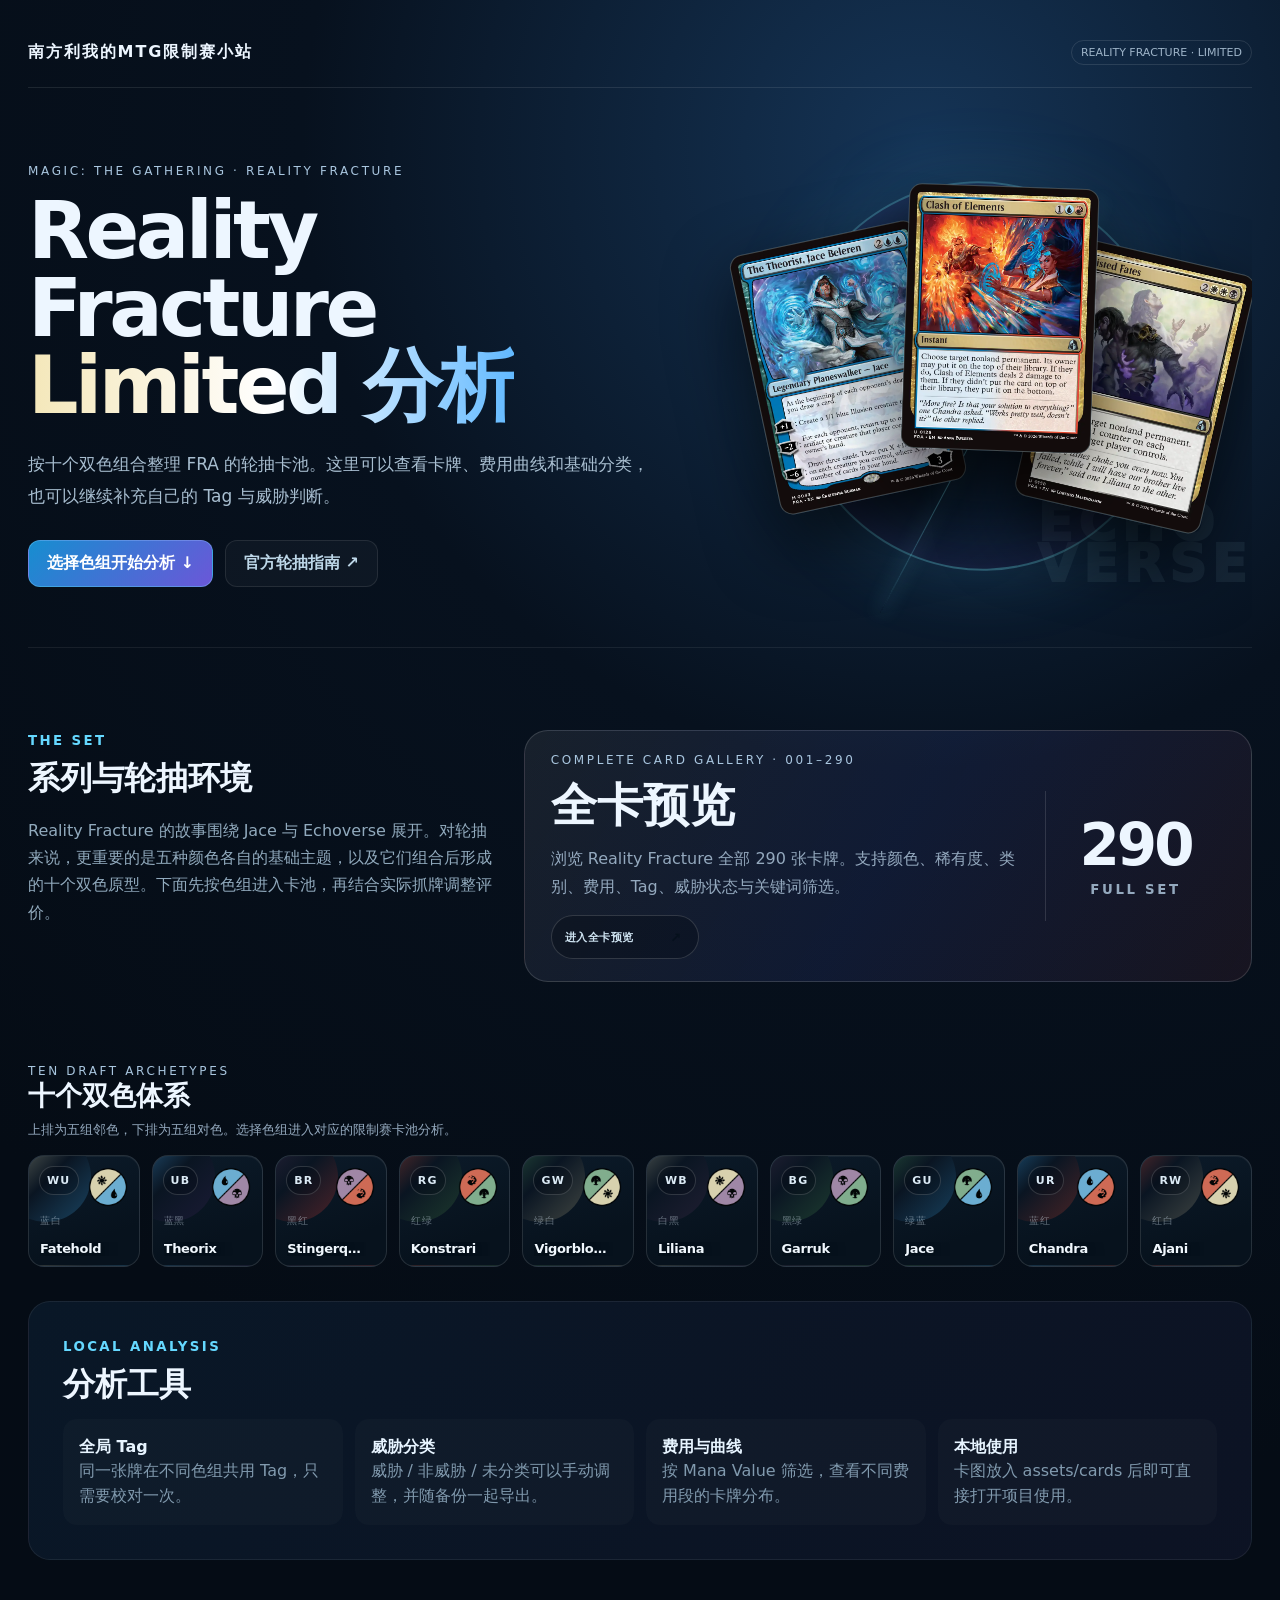
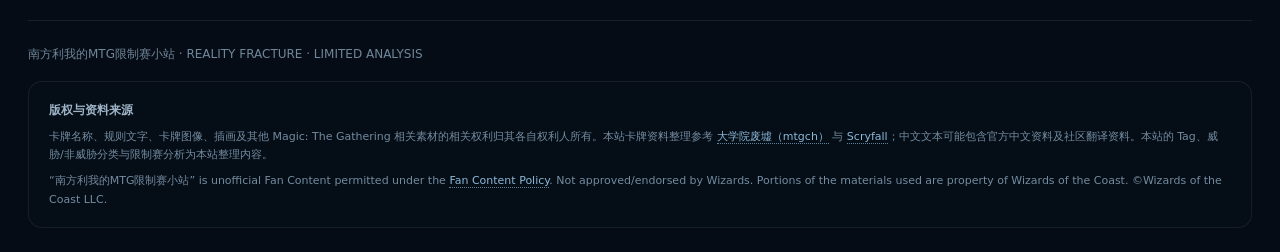
<file: index.html>
<!doctype html><html lang="zh-CN"><head><meta charset="utf-8"><meta name="viewport" content="width=device-width,initial-scale=1"><title>南方利我的MTG限制赛小站｜FRA Limited Lab</title><link rel="stylesheet" href="css/style.css"></head><body class="home-page"><div class="wrap"><nav class="nav"><div class="brand">南方利我的MTG限制赛小站</div><span class="status-pill">REALITY FRACTURE · LIMITED</span></nav>
<header class="rf-home-hero"><div class="rf-hero-copy"><div class="eyebrow">Magic: The Gathering · Reality Fracture</div><h1>Reality Fracture<br><span class="gradient">Limited 分析</span></h1><p>按十个双色组合整理 FRA 的轮抽卡池。这里可以查看卡牌、费用曲线和基础分类，也可以继续补充自己的 Tag 与威胁判断。</p><div class="hero-actions"><a href="#archetypes">选择色组开始分析 ↓</a><a class="ghost-link" href="https://magic.wizards.com/en/news/feature/reality-fracture-prerelease-guide">官方轮抽指南 ↗</a></div></div><div class="rf-hero-art" aria-hidden="true"><div class="fracture-ring"></div><div class="hero-card hero-card-a" style="background-image:url('assets/cards/43.png')"></div><div class="hero-card hero-card-b" style="background-image:url('assets/cards/126.png')"></div><div class="hero-card hero-card-c" style="background-image:url('assets/cards/158.png')"></div><span>ECHO<br>VERSE</span></div></header>
<section class="home-lore home-lore-row"><div class="home-lore-copy"><small>THE SET</small><h2>系列与轮抽环境</h2><p>Reality Fracture 的故事围绕 Jace 与 Echoverse 展开。对轮抽来说，更重要的是五种颜色各自的基础主题，以及它们组合后形成的十个双色原型。下面先按色组进入卡池，再结合实际抓牌调整评价。</p></div><a class="all-cards-entry home-lore-gallery" href="pages/all-cards.html"><div><div class="eyebrow">COMPLETE CARD GALLERY · 001–290</div><h2>全卡预览</h2><p>浏览 Reality Fracture 全部 290 张卡牌。支持颜色、稀有度、类别、费用、Tag、威胁状态与关键词筛选。</p><span class="enter-btn">进入全卡预览 <i>↗</i></span></div><div class="all-cards-entry-art" aria-hidden="true"><span>290</span><small>FULL SET</small></div></a></section>

<section class="section home-pairs" id="archetypes">
<div class="section-head"><div><div class="eyebrow">TEN DRAFT ARCHETYPES</div><h2>十个双色体系</h2><p class="note">上排为五组邻色，下排为五组对色。选择色组进入对应的限制赛卡池分析。</p></div></div>
<div class="pair-family"><div class="pair-family-head"><span>ALLIED COLORS</span><b>邻色</b></div><div class="pair-grid pair-grid-five allied-row">
<a class="pair-card pair-wu" href="pages/wu.html"><div class="pair-top"><span class="pair-code">WU</span><span class="mana-pair" aria-label="WU mana"><img src="assets/mana-pairs/WU.png" alt="WU 法术力"></span><span class="pair-cn">蓝白</span></div><h3>Fatehold</h3><p>刺探快攻</p><span class="enter-btn">进入分析 <i>↗</i></span></a>
<a class="pair-card pair-ub" href="pages/ub.html"><div class="pair-top"><span class="pair-code">UB</span><span class="mana-pair" aria-label="UB mana"><img src="assets/mana-pairs/UB.png" alt="UB 法术力"></span><span class="pair-cn">蓝黑</span></div><h3>Theorix</h3><p>坟场数学</p><span class="enter-btn">进入分析 <i>↗</i></span></a>
<a class="pair-card pair-br" href="pages/br.html"><div class="pair-top"><span class="pair-code">BR</span><span class="mana-pair" aria-label="BR mana"><img src="assets/mana-pairs/BR.png" alt="BR 法术力"></span><span class="pair-cn">黑红</span></div><h3>Stingerquill</h3><p>直伤</p><span class="enter-btn">进入分析 <i>↗</i></span></a>
<a class="pair-card pair-rg" href="pages/rg.html"><div class="pair-top"><span class="pair-code">RG</span><span class="mana-pair" aria-label="RG mana"><img src="assets/mana-pairs/RG.png" alt="RG 法术力"></span><span class="pair-cn">红绿</span></div><h3>Konstrari</h3><p>法力跳费</p><span class="enter-btn">进入分析 <i>↗</i></span></a>
<a class="pair-card pair-gw" href="pages/gw.html"><div class="pair-top"><span class="pair-code">GW</span><span class="mana-pair" aria-label="GW mana"><img src="assets/mana-pairs/GW.png" alt="GW 法术力"></span><span class="pair-cn">绿白</span></div><h3>Vigorbloom</h3><p>生命成长</p><span class="enter-btn">进入分析 <i>↗</i></span></a>
</div></div>
<div class="pair-family enemy-family"><div class="pair-family-head"><span>ENEMY COLORS</span><b>对色</b></div><div class="pair-grid pair-grid-five enemy-row">
<a class="pair-card pair-wb" href="pages/wb.html"><div class="pair-top"><span class="pair-code">WB</span><span class="mana-pair" aria-label="WB mana"><img src="assets/mana-pairs/WB.png" alt="WB 法术力"></span><span class="pair-cn">白黑</span></div><h3>Liliana</h3><p>消耗战</p><span class="enter-btn">进入分析 <i>↗</i></span></a>
<a class="pair-card pair-bg" href="pages/bg.html"><div class="pair-top"><span class="pair-code">BG</span><span class="mana-pair" aria-label="BG mana"><img src="assets/mana-pairs/BG.png" alt="BG 法术力"></span><span class="pair-cn">黑绿</span></div><h3>Garruk</h3><p>兽群价值</p><span class="enter-btn">进入分析 <i>↗</i></span></a>
<a class="pair-card pair-gu" href="pages/gu.html"><div class="pair-top"><span class="pair-code">GU</span><span class="mana-pair" aria-label="GU mana"><img src="assets/mana-pairs/GU.png" alt="GU 法术力"></span><span class="pair-cn">绿蓝</span></div><h3>Jace</h3><p>心灵掌控</p><span class="enter-btn">进入分析 <i>↗</i></span></a>
<a class="pair-card pair-ur" href="pages/ur.html"><div class="pair-top"><span class="pair-code">UR</span><span class="mana-pair" aria-label="UR mana"><img src="assets/mana-pairs/UR.png" alt="UR 法术力"></span><span class="pair-cn">蓝红</span></div><h3>Chandra</h3><p>灵技法术</p><span class="enter-btn">进入分析 <i>↗</i></span></a>
<a class="pair-card pair-rw" href="pages/rw.html"><div class="pair-top"><span class="pair-code">RW</span><span class="mana-pair" aria-label="RW mana"><img src="assets/mana-pairs/RW.png" alt="RW 法术力"></span><span class="pair-cn">红白</span></div><h3>Ajani</h3><p>军势快攻</p><span class="enter-btn">进入分析 <i>↗</i></span></a>
</div></div></section>
<section class="home-system"><div><small>LOCAL ANALYSIS</small><h2>分析工具</h2></div><div class="system-grid"><p><b>全局 Tag</b><br>同一张牌在不同色组共用 Tag，只需要校对一次。</p><p><b>威胁分类</b><br>威胁 / 非威胁 / 未分类可以手动调整，并随备份一起导出。</p><p><b>费用与曲线</b><br>按 Mana Value 筛选，查看不同费用段的卡牌分布。</p><p><b>本地使用</b><br>卡图放入 assets/cards 后即可直接打开项目使用。</p></div></section><div class="footer">南方利我的MTG限制赛小站 · REALITY FRACTURE · LIMITED ANALYSIS</div><div class="legal-footer"><p><strong>版权与资料来源</strong></p><p>卡牌名称、规则文字、卡牌图像、插画及其他 Magic: The Gathering 相关素材的相关权利归其各自权利人所有。本站卡牌资料整理参考 <a href="https://mtgch.com/" target="_blank" rel="noopener noreferrer">大学院废墟（mtgch）</a> 与 <a href="https://scryfall.com/" target="_blank" rel="noopener noreferrer">Scryfall</a>；中文文本可能包含官方中文资料及社区翻译资料。本站的 Tag、威胁/非威胁分类与限制赛分析为本站整理内容。</p><p>“南方利我的MTG限制赛小站” is unofficial Fan Content permitted under the <a href="https://company.wizards.com/zh-Hans/legal/fancontentpolicy" target="_blank" rel="noopener noreferrer">Fan Content Policy</a>. Not approved/endorsed by Wizards. Portions of the materials used are property of Wizards of the Coast. ©Wizards of the Coast LLC.</p></div></div></body></html>
</file>
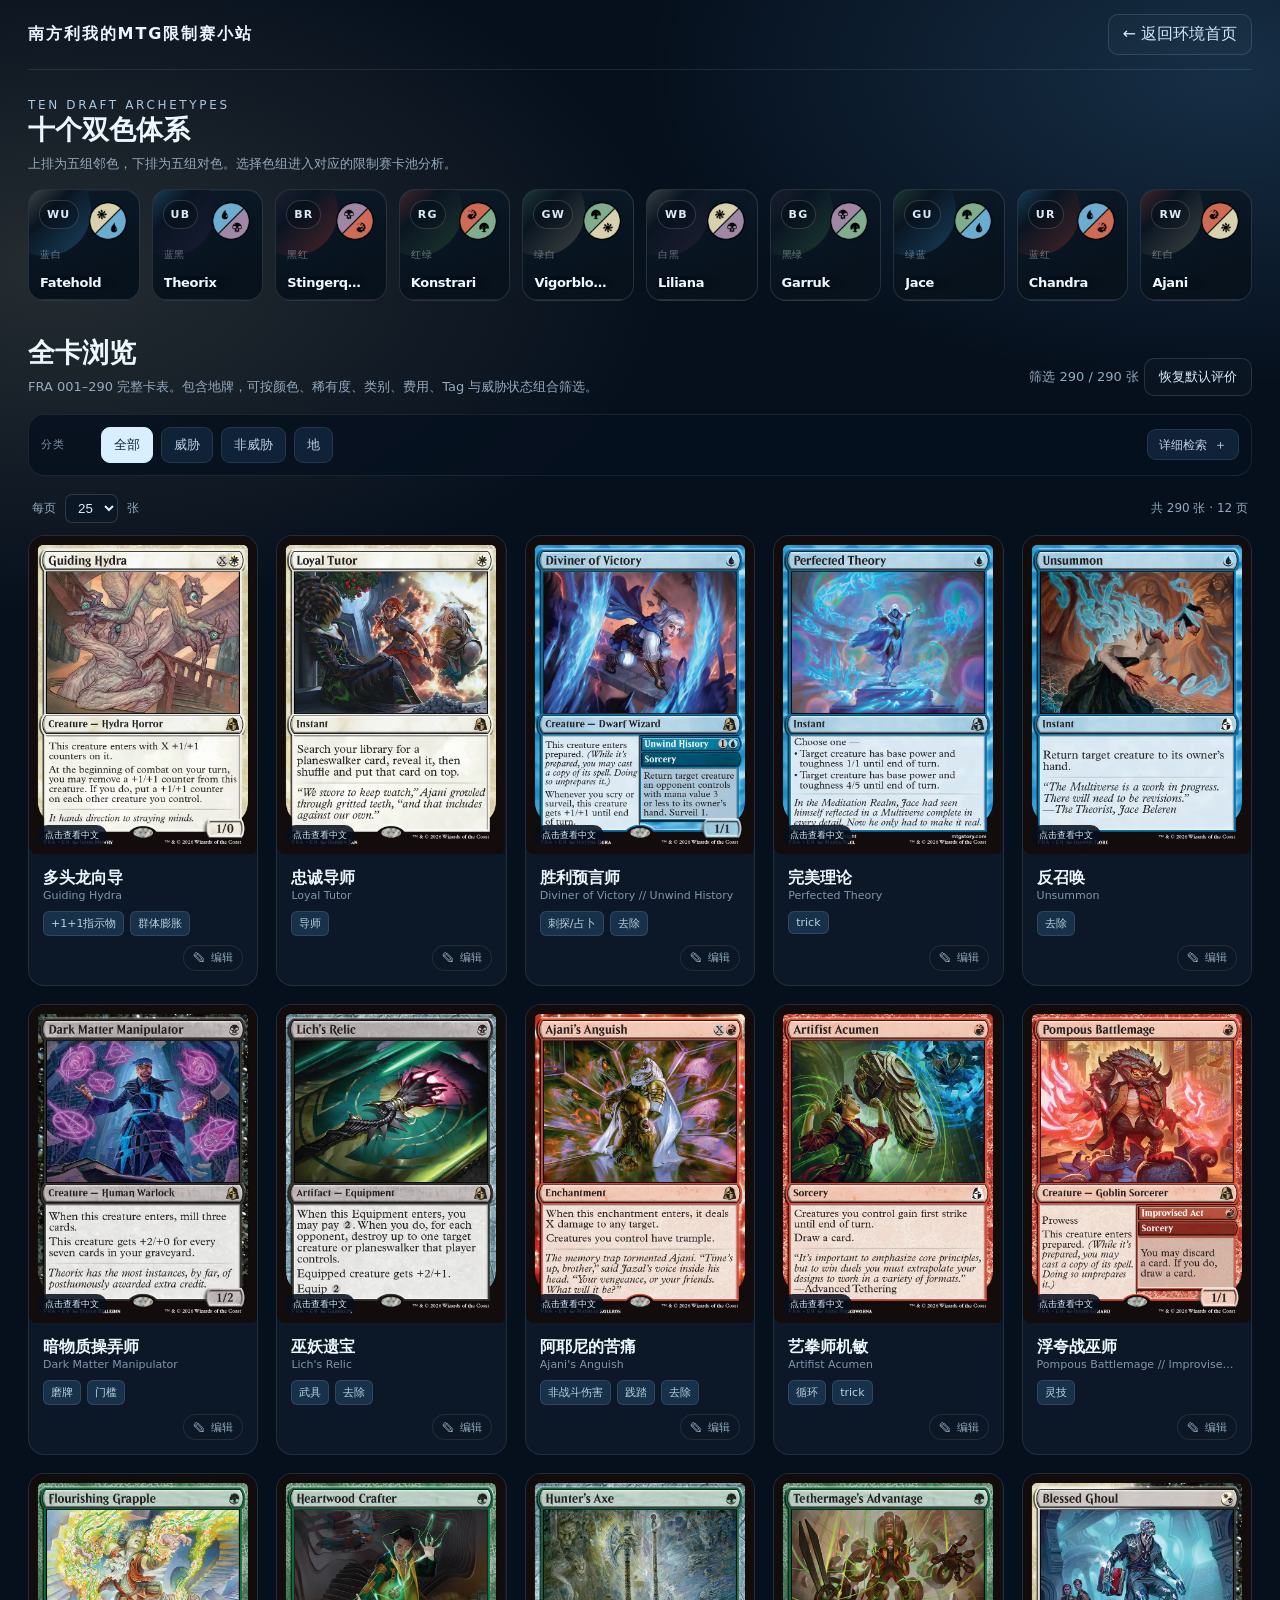
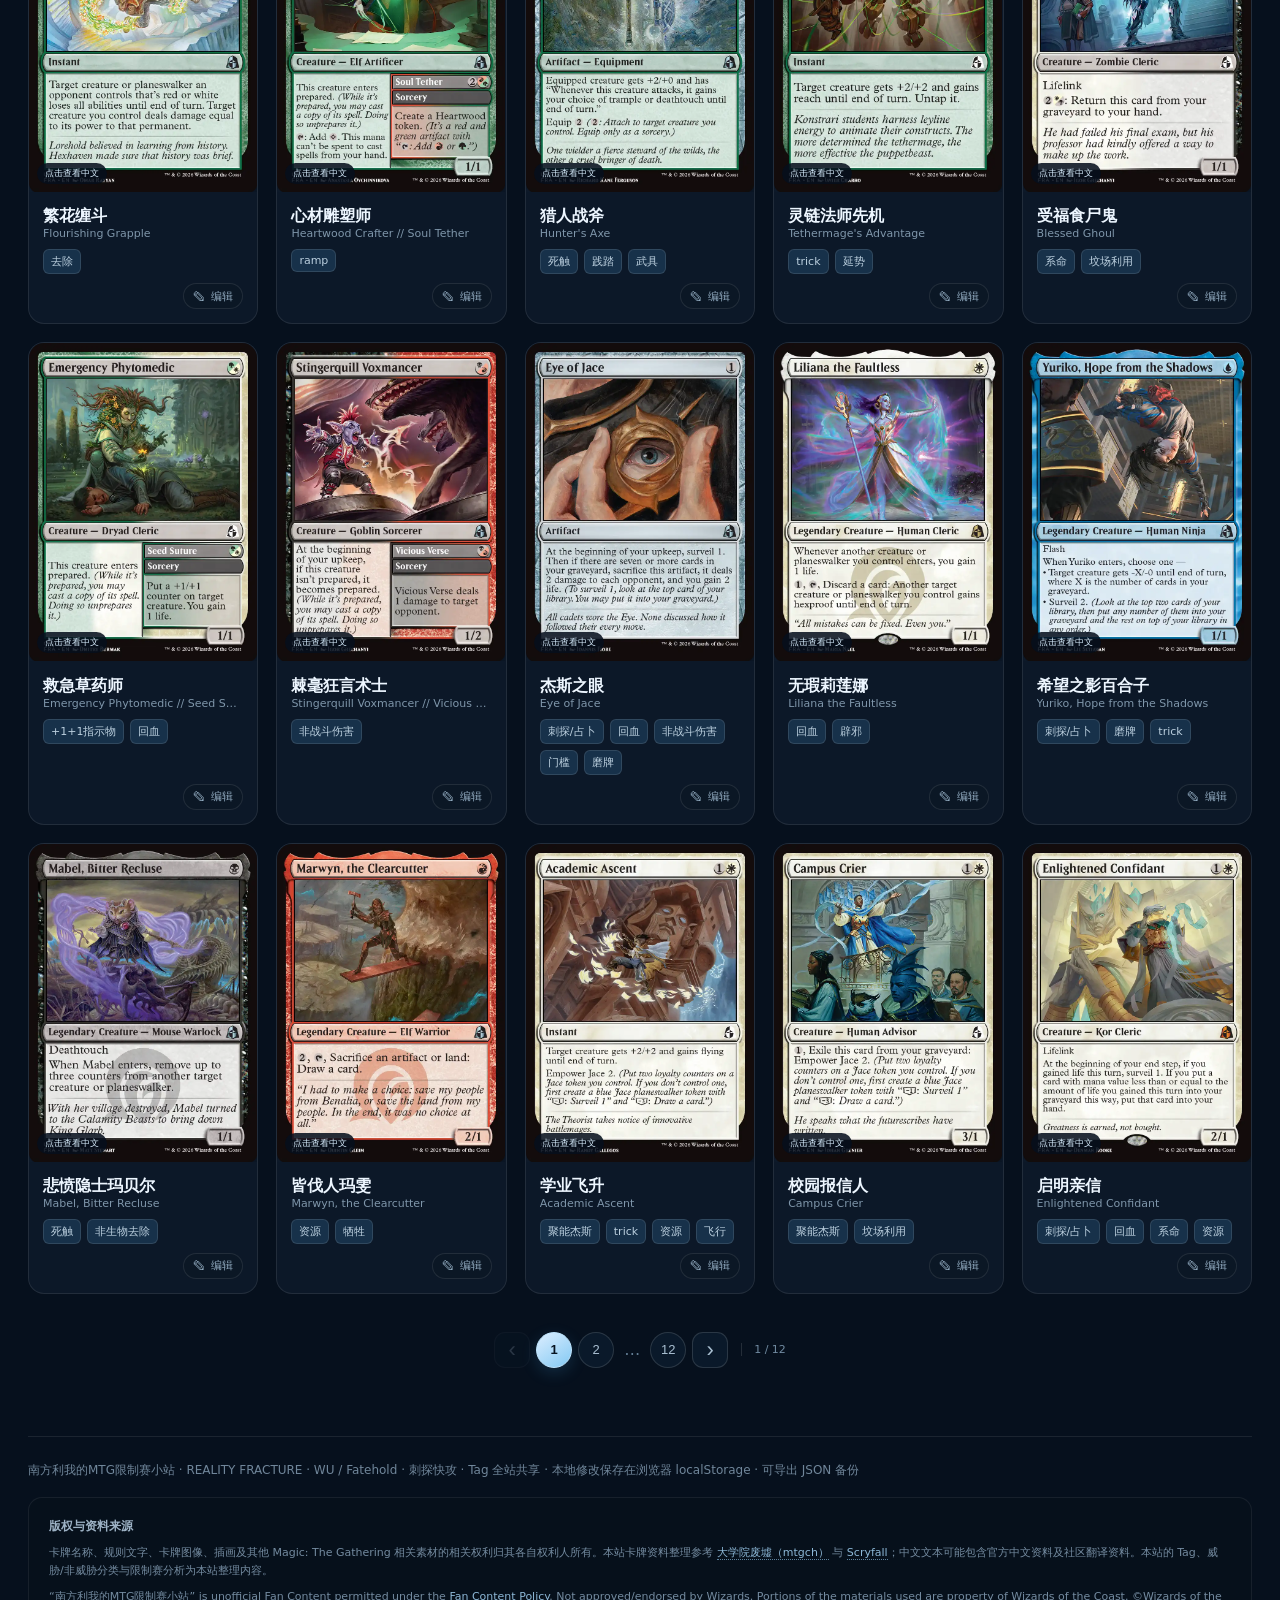
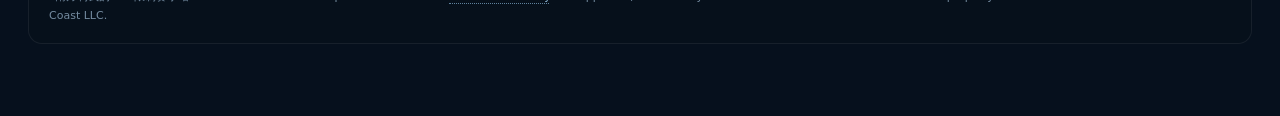
<file: pages/all-cards.html>
<!doctype html><html lang="zh-CN"><head><meta charset="utf-8"><meta name="viewport" content="width=device-width,initial-scale=1"><title>全卡预览｜南方利我的MTG限制赛小站</title><link rel="stylesheet" href="../css/style.css"></head>
<body class="pair-page all-cards-page"><div class="wrap"><nav class="nav"><div class="brand">南方利我的MTG限制赛小站</div><a class="back" href="../index.html">← 返回环境首页</a></nav>
<section class="section home-pairs" id="archetypes">
<div class="section-head"><div><div class="eyebrow">TEN DRAFT ARCHETYPES</div><h2>十个双色体系</h2><p class="note">上排为五组邻色，下排为五组对色。选择色组进入对应的限制赛卡池分析。</p></div></div>
<div class="pair-family"><div class="pair-family-head"><span>ALLIED COLORS</span><b>邻色</b></div><div class="pair-grid pair-grid-five allied-row">
<a class="pair-card pair-wu" href="wu.html"><div class="pair-top"><span class="pair-code">WU</span><span class="mana-pair" aria-label="WU mana"><img src="../assets/mana-pairs/WU.png" alt="WU 法术力"></span><span class="pair-cn">蓝白</span></div><h3>Fatehold</h3><p>刺探快攻</p><span class="enter-btn">进入分析 <i>↗</i></span></a>
<a class="pair-card pair-ub" href="ub.html"><div class="pair-top"><span class="pair-code">UB</span><span class="mana-pair" aria-label="UB mana"><img src="../assets/mana-pairs/UB.png" alt="UB 法术力"></span><span class="pair-cn">蓝黑</span></div><h3>Theorix</h3><p>坟场数学</p><span class="enter-btn">进入分析 <i>↗</i></span></a>
<a class="pair-card pair-br" href="br.html"><div class="pair-top"><span class="pair-code">BR</span><span class="mana-pair" aria-label="BR mana"><img src="../assets/mana-pairs/BR.png" alt="BR 法术力"></span><span class="pair-cn">黑红</span></div><h3>Stingerquill</h3><p>直伤</p><span class="enter-btn">进入分析 <i>↗</i></span></a>
<a class="pair-card pair-rg" href="rg.html"><div class="pair-top"><span class="pair-code">RG</span><span class="mana-pair" aria-label="RG mana"><img src="../assets/mana-pairs/RG.png" alt="RG 法术力"></span><span class="pair-cn">红绿</span></div><h3>Konstrari</h3><p>法力跳费</p><span class="enter-btn">进入分析 <i>↗</i></span></a>
<a class="pair-card pair-gw" href="gw.html"><div class="pair-top"><span class="pair-code">GW</span><span class="mana-pair" aria-label="GW mana"><img src="../assets/mana-pairs/GW.png" alt="GW 法术力"></span><span class="pair-cn">绿白</span></div><h3>Vigorbloom</h3><p>生命成长</p><span class="enter-btn">进入分析 <i>↗</i></span></a>
</div></div>
<div class="pair-family enemy-family"><div class="pair-family-head"><span>ENEMY COLORS</span><b>对色</b></div><div class="pair-grid pair-grid-five enemy-row">
<a class="pair-card pair-wb" href="wb.html"><div class="pair-top"><span class="pair-code">WB</span><span class="mana-pair" aria-label="WB mana"><img src="../assets/mana-pairs/WB.png" alt="WB 法术力"></span><span class="pair-cn">白黑</span></div><h3>Liliana</h3><p>消耗战</p><span class="enter-btn">进入分析 <i>↗</i></span></a>
<a class="pair-card pair-bg" href="bg.html"><div class="pair-top"><span class="pair-code">BG</span><span class="mana-pair" aria-label="BG mana"><img src="../assets/mana-pairs/BG.png" alt="BG 法术力"></span><span class="pair-cn">黑绿</span></div><h3>Garruk</h3><p>兽群价值</p><span class="enter-btn">进入分析 <i>↗</i></span></a>
<a class="pair-card pair-gu" href="gu.html"><div class="pair-top"><span class="pair-code">GU</span><span class="mana-pair" aria-label="GU mana"><img src="../assets/mana-pairs/GU.png" alt="GU 法术力"></span><span class="pair-cn">绿蓝</span></div><h3>Jace</h3><p>心灵掌控</p><span class="enter-btn">进入分析 <i>↗</i></span></a>
<a class="pair-card pair-ur" href="ur.html"><div class="pair-top"><span class="pair-code">UR</span><span class="mana-pair" aria-label="UR mana"><img src="../assets/mana-pairs/UR.png" alt="UR 法术力"></span><span class="pair-cn">蓝红</span></div><h3>Chandra</h3><p>灵技法术</p><span class="enter-btn">进入分析 <i>↗</i></span></a>
<a class="pair-card pair-rw" href="rw.html"><div class="pair-top"><span class="pair-code">RW</span><span class="mana-pair" aria-label="RW mana"><img src="../assets/mana-pairs/RW.png" alt="RW 法术力"></span><span class="pair-cn">红白</span></div><h3>Ajani</h3><p>军势快攻</p><span class="enter-btn">进入分析 <i>↗</i></span></a>
</div></div></section>
<section class="section"><div class="section-head"><div><h2>全卡浏览</h2><p class="note">FRA 001–290 完整卡表。包含地牌，可按颜色、稀有度、类别、费用、Tag 与威胁状态组合筛选。</p></div><div><span id="shown" class="note"></span> <button class="ghost" id="resetRatings">恢复默认评价</button></div></div>
<div class="toolbar" id="filters"><div class="filter-row"><span class="filter-label">分类</span><button class="primary active" data-primary="all">全部</button><button class="primary" data-primary="threat">威胁</button><button class="primary" data-primary="nonthreat">非威胁</button><button class="primary" data-primary="land">地</button><button type="button" class="advanced-filter-toggle compact" id="toggleAdvancedFilters" aria-expanded="false">详细检索 <span>＋</span></button></div><div class="advanced-filters" id="advancedFilters" hidden><div class="filter-row"><span class="filter-label">颜色</span><button data-all-color="W">白</button><button data-all-color="U">蓝</button><button data-all-color="B">黑</button><button data-all-color="R">红</button><button data-all-color="G">绿</button><button data-all-color="M">多色</button><button data-all-color="C">无色</button><span class="filter-label">稀有度</span><button data-filter-group="rarities" data-value="common">C</button><button data-filter-group="rarities" data-value="uncommon">U</button><button data-filter-group="rarities" data-value="rare">R</button><button data-filter-group="rarities" data-value="mythic">M</button></div><div class="filter-row"><span class="filter-label">类别</span><button data-all-type="creature">生物</button><button data-all-type="sorcery">法术</button><button data-all-type="instant">瞬间</button><button data-all-type="artifact">神器</button><button data-all-type="enchantment">结界</button><button data-all-type="planeswalker">鹏洛客</button><button data-all-type="land">地</button></div><div class="filter-row mana-value-filter"><span class="filter-label">费用</span><button data-filter-group="costs" data-value="0">0</button><button data-filter-group="costs" data-value="1">1</button><button data-filter-group="costs" data-value="2">2</button><button data-filter-group="costs" data-value="3">3</button><button data-filter-group="costs" data-value="4">4</button><button data-filter-group="costs" data-value="5">5</button><button data-filter-group="costs" data-value="6+">6+</button><button data-clear-secondary>清除二级筛选</button><input class="search" data-search placeholder="搜索卡名 / 规则文本 / Tag"></div><div class="filter-row tag-filter-row"><span class="filter-label">Tag</span><div id="tagFilters" class="tag-filter-list"></div><select id="tagMode" class="tag-mode" title="多 Tag 组合方式"><option value="and">全部满足</option><option value="or">任一满足</option></select><button type="button" id="manageTags">管理 Tag 库</button></div></div></div><div class="pager-top"><label>每页 <select id="pageSize"><option>10</option><option selected>25</option><option>50</option></select> 张</label><span id="pageInfo"></span></div><div class="cards" id="cards"></div><div class="pagination" id="pagination"></div></section>
<datalist id="tagVocabulary"></datalist><div class="tag-modal" id="tagModal" hidden><div class="tag-modal-card"><div class="tag-modal-head"><div><h3>Tag 库管理</h3><p>新增、重命名或删除 Tag；重命名/删除会同步全站卡池。</p></div><button type="button" id="closeTagModal" class="tag-modal-close">×</button></div><div class="tag-add-row"><input id="newLibraryTag" placeholder="输入新 Tag"><button type="button" id="addLibraryTag">添加</button></div><div id="tagLibraryEditor" class="tag-library-editor"></div><div class="tag-backup-row"><button type="button" id="exportTagBackup">导出 Tag 备份 JSON</button><button type="button" id="importTagBackup" class="ghost">导入 Tag 备份 JSON</button><input type="file" id="tagBackupFile" accept="application/json,.json" hidden><small>一次备份全站 Tag 库、所有卡牌 Tag 与各色组评价；以后不需要每个页面分别导出。</small></div><div class="tag-modal-foot"><button type="button" id="restoreTagLibrary" class="ghost">恢复默认 Tag 库</button><button type="button" id="doneTagModal">完成</button></div></div></div>
<div class="footer">南方利我的MTG限制赛小站 · REALITY FRACTURE · WU / Fatehold · 刺探快攻 · Tag 全站共享 · 本地修改保存在浏览器 localStorage · 可导出 JSON 备份</div><div class="legal-footer"><p><strong>版权与资料来源</strong></p><p>卡牌名称、规则文字、卡牌图像、插画及其他 Magic: The Gathering 相关素材的相关权利归其各自权利人所有。本站卡牌资料整理参考 <a href="https://mtgch.com/" target="_blank" rel="noopener noreferrer">大学院废墟（mtgch）</a> 与 <a href="https://scryfall.com/" target="_blank" rel="noopener noreferrer">Scryfall</a>；中文文本可能包含官方中文资料及社区翻译资料。本站的 Tag、威胁/非威胁分类与限制赛分析为本站整理内容。</p><p>“南方利我的MTG限制赛小站” is unofficial Fan Content permitted under the <a href="https://company.wizards.com/zh-Hans/legal/fancontentpolicy" target="_blank" rel="noopener noreferrer">Fan Content Policy</a>. Not approved/endorsed by Wizards. Portions of the materials used are property of Wizards of the Coast. ©Wizards of the Coast LLC.</p></div></div>

<script src="../data/cards.js"></script><script src="../data/ratings.js"></script><script src="../js/cards.js"></script><script src="../js/tags.js"></script><script src="../js/filters.js"></script>
<script src="../js/all-cards.js"></script></body></html>
</file>
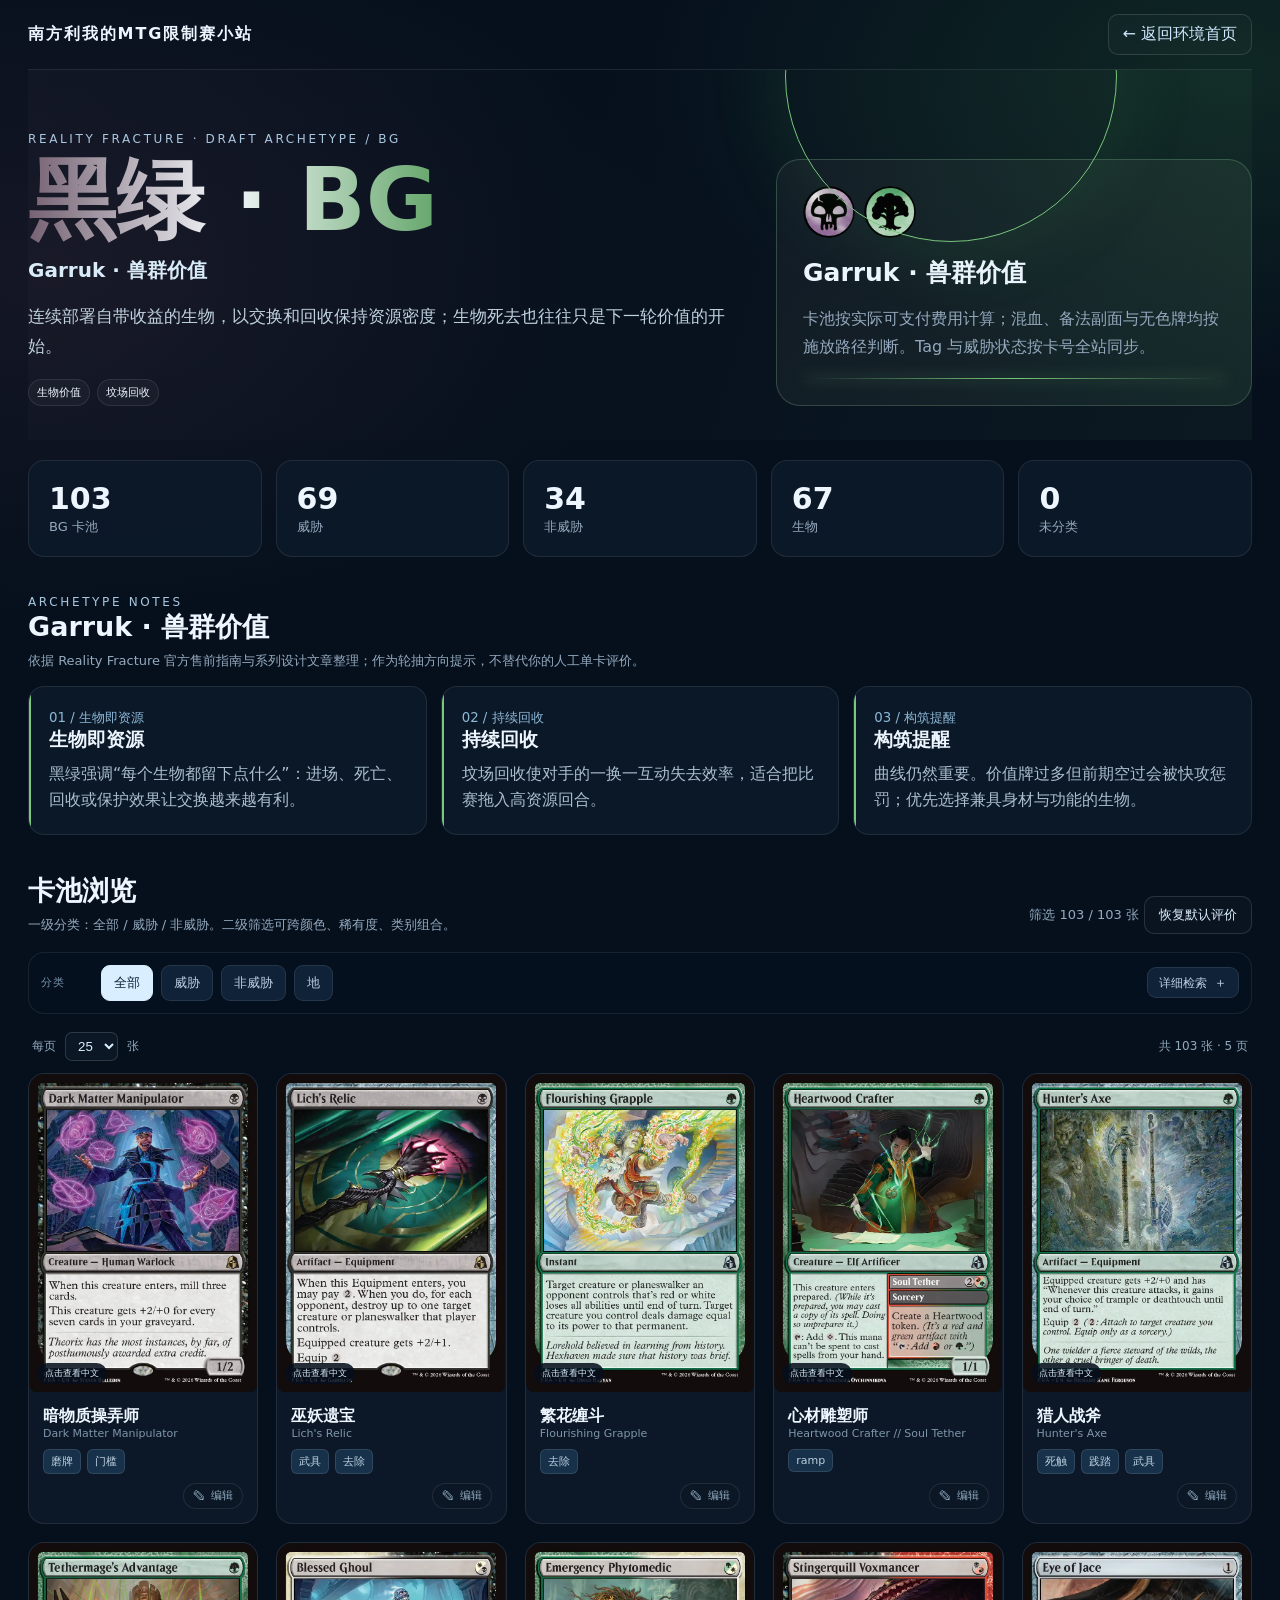
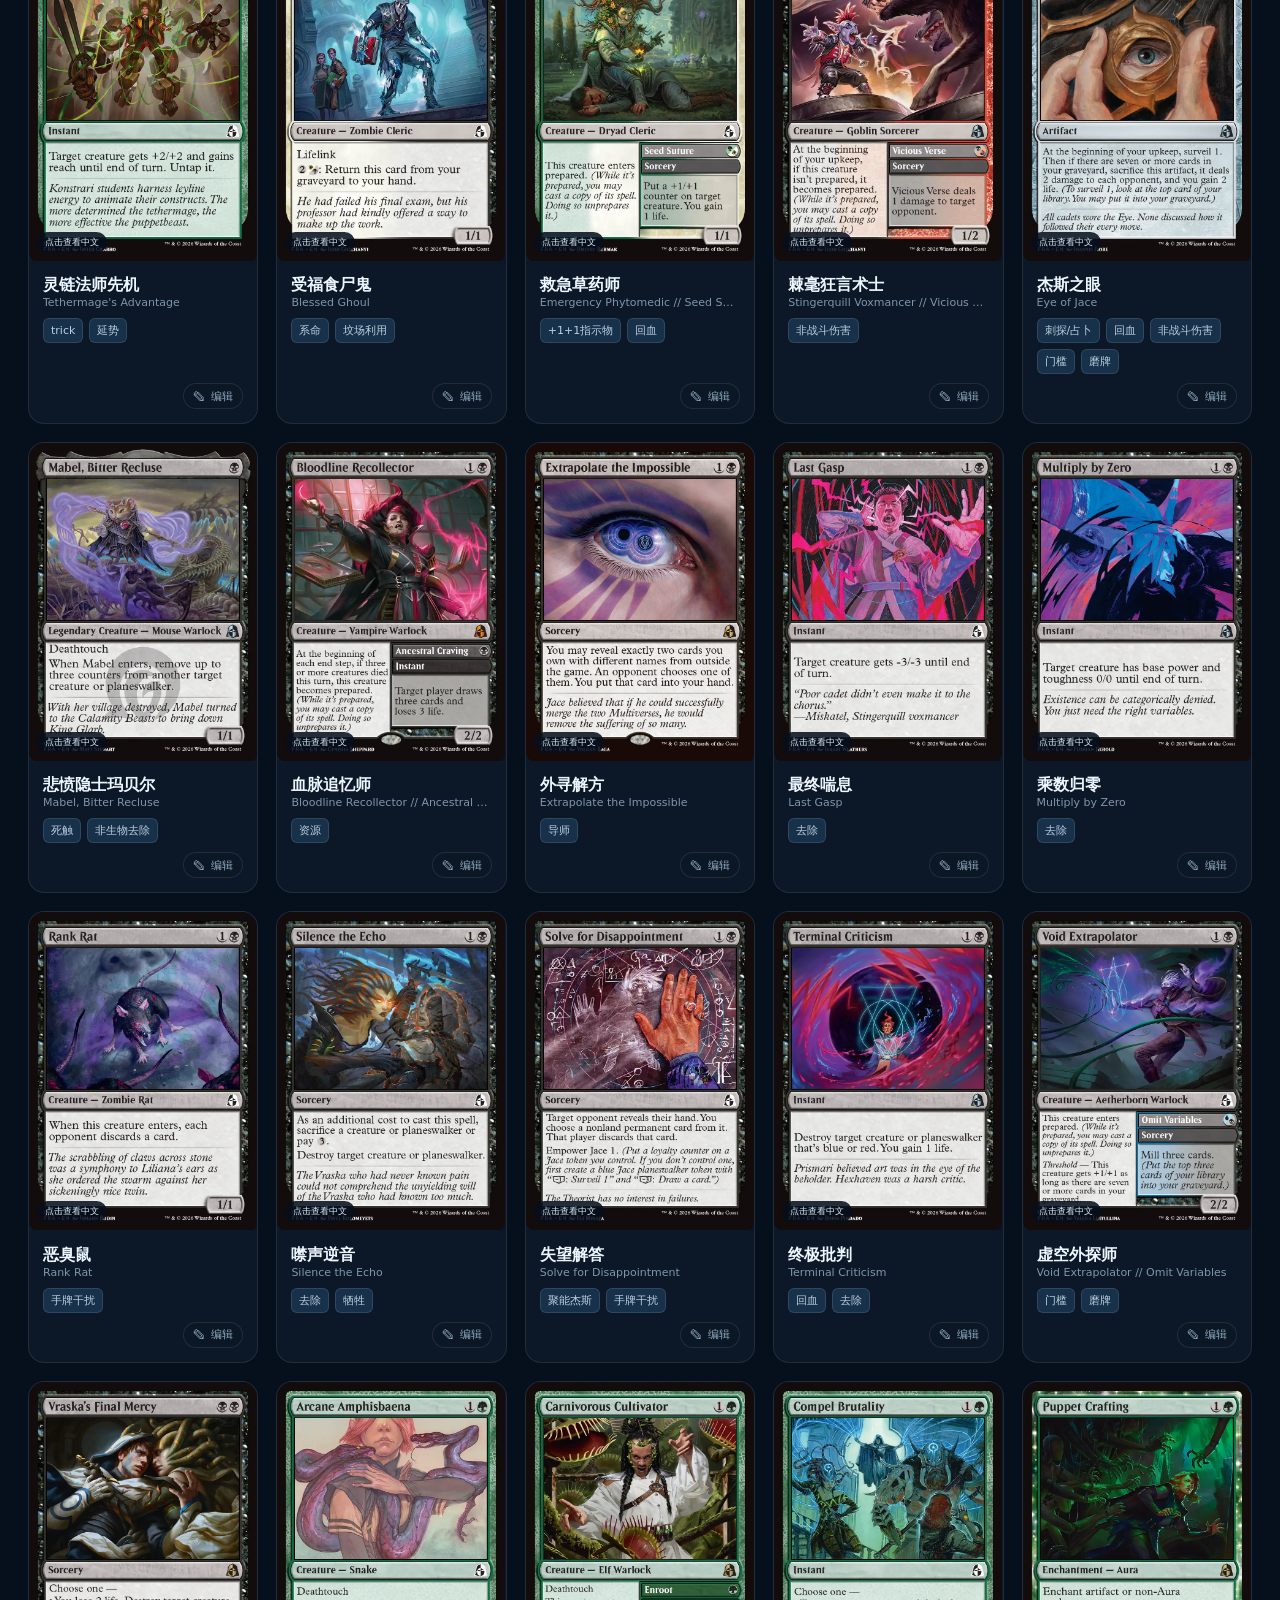
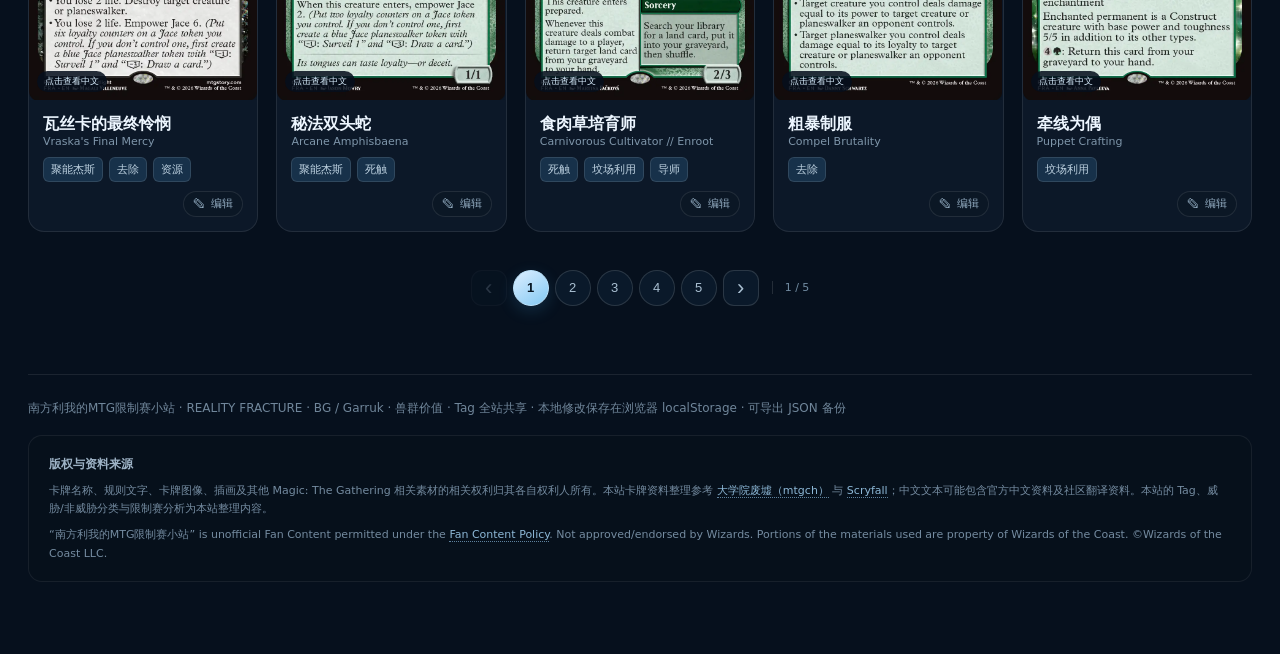
<file: pages/bg.html>
<!doctype html><html lang="zh-CN"><head><meta charset="utf-8"><meta name="viewport" content="width=device-width,initial-scale=1"><title>黑绿 · BG｜南方利我的MTG限制赛小站</title><link rel="stylesheet" href="../css/style.css"></head><body class="pair-page pair-page-bg"><div class="wrap"><nav class="nav"><div class="brand">南方利我的MTG限制赛小站</div><a class="back" href="../index.html">← 返回环境首页</a></nav>
<header class="hero pair-hero pair-theme-bg"><div class="pair-hero-copy"><div class="eyebrow">Reality Fracture · Draft Archetype / BG</div><h1><span class="gradient">黑绿 · BG</span></h1><div class="pair-archetype-name">Garruk · 兽群价值</div><p class="lead">连续部署自带收益的生物，以交换和回收保持资源密度；生物死去也往往只是下一轮价值的开始。</p><div class="hero-keywords"><span>生物价值</span><span>坟场回收</span></div></div><aside class="identity"><div class="mana" aria-label="BG 法术力颜色"><img class="mana-symbol" src="../assets/mana/B.png" alt="B" aria-hidden="true"><img class="mana-symbol" src="../assets/mana/G.png" alt="G" aria-hidden="true"></div><strong>Garruk · 兽群价值</strong><p>卡池按实际可支付费用计算；混血、备法副面与无色牌均按施放路径判断。Tag 与威胁状态按卡号全站同步。</p><div class="identity-fracture"></div></aside></header>
<div class="stats"><div class="stat"><b id="count">0</b><span>BG 卡池</span></div><div class="stat"><b id="threats">0</b><span>威胁</span></div><div class="stat"><b id="nonthreats">0</b><span>非威胁</span></div><div class="stat"><b id="creatures">0</b><span>生物</span></div><div class="stat"><b id="unclassified">0</b><span>未分类</span></div></div>
<section class="section archetype-section pair-theme-bg"><div class="section-head"><div><div class="eyebrow">ARCHETYPE NOTES</div><h2>Garruk · 兽群价值</h2><p class="note">依据 Reality Fracture 官方售前指南与系列设计文章整理；作为轮抽方向提示，不替代你的人工单卡评价。</p></div></div><div class="archetype"><div class="box"><small>01 / 生物即资源</small><h3>生物即资源</h3><p>黑绿强调“每个生物都留下点什么”：进场、死亡、回收或保护效果让交换越来越有利。</p></div><div class="box"><small>02 / 持续回收</small><h3>持续回收</h3><p>坟场回收使对手的一换一互动失去效率，适合把比赛拖入高资源回合。</p></div><div class="box"><small>03 / 构筑提醒</small><h3>构筑提醒</h3><p>曲线仍然重要。价值牌过多但前期空过会被快攻惩罚；优先选择兼具身材与功能的生物。</p></div></div></section>
<section class="section"><div class="section-head"><div><h2>卡池浏览</h2><p class="note">一级分类：全部 / 威胁 / 非威胁。二级筛选可跨颜色、稀有度、类别组合。</p></div><div><span id="shown" class="note"></span> <button class="ghost" id="resetRatings">恢复默认评价</button></div></div>
<div class="toolbar" id="filters"><div class="filter-row"><span class="filter-label">分类</span><button class="primary active" data-primary="all">全部</button><button class="primary" data-primary="threat">威胁</button><button class="primary" data-primary="nonthreat">非威胁</button><button class="primary" data-primary="land">地</button><button type="button" class="advanced-filter-toggle compact" data-toggle-advanced aria-expanded="false">详细检索 <span>＋</span></button></div><div class="advanced-filters" data-advanced-panel hidden><div class="filter-row"><span class="filter-label">颜色</span><button data-filter-group="colors" data-value="B">黑</button><button data-filter-group="colors" data-value="G">绿</button><button data-filter-group="colors" data-value="BG">黑绿/混血</button><span class="filter-label">稀有度</span><button data-filter-group="rarities" data-value="common">C</button><button data-filter-group="rarities" data-value="uncommon">U</button><button data-filter-group="rarities" data-value="rare">R</button><button data-filter-group="rarities" data-value="mythic">M</button></div><div class="filter-row"><span class="filter-label">类别</span><button data-full-type="creature">生物</button><button data-full-type="sorcery">法术</button><button data-full-type="instant">瞬间</button><button data-full-type="artifact">神器</button><button data-full-type="enchantment">结界</button><button data-full-type="planeswalker">鹏洛客</button><button data-full-type="land">地</button></div><div class="filter-row mana-value-filter"><span class="filter-label">费用</span><button data-filter-group="costs" data-value="0">0</button><button data-filter-group="costs" data-value="1">1</button><button data-filter-group="costs" data-value="2">2</button><button data-filter-group="costs" data-value="3">3</button><button data-filter-group="costs" data-value="4">4</button><button data-filter-group="costs" data-value="5">5</button><button data-filter-group="costs" data-value="6+">6+</button><button data-clear-secondary>清除二级筛选</button><input class="search" data-search placeholder="搜索卡名 / 规则文本 / Tag"></div><div class="filter-row tag-filter-row"><span class="filter-label">Tag</span><div id="tagFilters" class="tag-filter-list"></div><select id="tagMode" class="tag-mode" title="多 Tag 组合方式"><option value="and">全部满足</option><option value="or">任一满足</option></select><button type="button" id="manageTags">管理 Tag 库</button></div></div></div><div class="pager-top"><label>每页 <select id="pageSize"><option>10</option><option selected>25</option><option>50</option></select> 张</label><span id="pageInfo"></span></div><div class="cards" id="cards"></div><div class="pagination" id="pagination"></div></section>
<datalist id="tagVocabulary"></datalist><div class="tag-modal" id="tagModal" hidden><div class="tag-modal-card"><div class="tag-modal-head"><div><h3>Tag 库管理</h3><p>新增、重命名或删除 Tag；重命名/删除会同步当前 BG 卡池。</p></div><button type="button" id="closeTagModal" class="tag-modal-close">×</button></div><div class="tag-add-row"><input id="newLibraryTag" placeholder="输入新 Tag"><button type="button" id="addLibraryTag">添加</button></div><div id="tagLibraryEditor" class="tag-library-editor"></div><div class="tag-backup-row"><button type="button" id="exportTagBackup">导出 Tag 备份 JSON</button><button type="button" id="importTagBackup" class="ghost">导入 Tag 备份 JSON</button><input type="file" id="tagBackupFile" accept="application/json,.json" hidden><small>一次备份全站 Tag 库、所有卡牌 Tag 与各色组评价；以后不需要每个页面分别导出。</small></div><div class="tag-modal-foot"><button type="button" id="restoreTagLibrary" class="ghost">恢复默认 Tag 库</button><button type="button" id="doneTagModal">完成</button></div></div></div><div class="footer">南方利我的MTG限制赛小站 · REALITY FRACTURE · BG / Garruk · 兽群价值 · Tag 全站共享 · 本地修改保存在浏览器 localStorage · 可导出 JSON 备份</div><div class="legal-footer"><p><strong>版权与资料来源</strong></p><p>卡牌名称、规则文字、卡牌图像、插画及其他 Magic: The Gathering 相关素材的相关权利归其各自权利人所有。本站卡牌资料整理参考 <a href="https://mtgch.com/" target="_blank" rel="noopener noreferrer">大学院废墟（mtgch）</a> 与 <a href="https://scryfall.com/" target="_blank" rel="noopener noreferrer">Scryfall</a>；中文文本可能包含官方中文资料及社区翻译资料。本站的 Tag、威胁/非威胁分类与限制赛分析为本站整理内容。</p><p>“南方利我的MTG限制赛小站” is unofficial Fan Content permitted under the <a href="https://company.wizards.com/zh-Hans/legal/fancontentpolicy" target="_blank" rel="noopener noreferrer">Fan Content Policy</a>. Not approved/endorsed by Wizards. Portions of the materials used are property of Wizards of the Coast. ©Wizards of the Coast LLC.</p></div></div>
<script src="../data/cards.js"></script><script src="../data/ratings.js"></script><script src="../js/cards.js"></script><script src="../js/tags.js"></script><script src="../js/filters.js"></script><script src="../js/charts.js"></script>
<script src="../js/pair-page.js"></script></body></html>
</file>
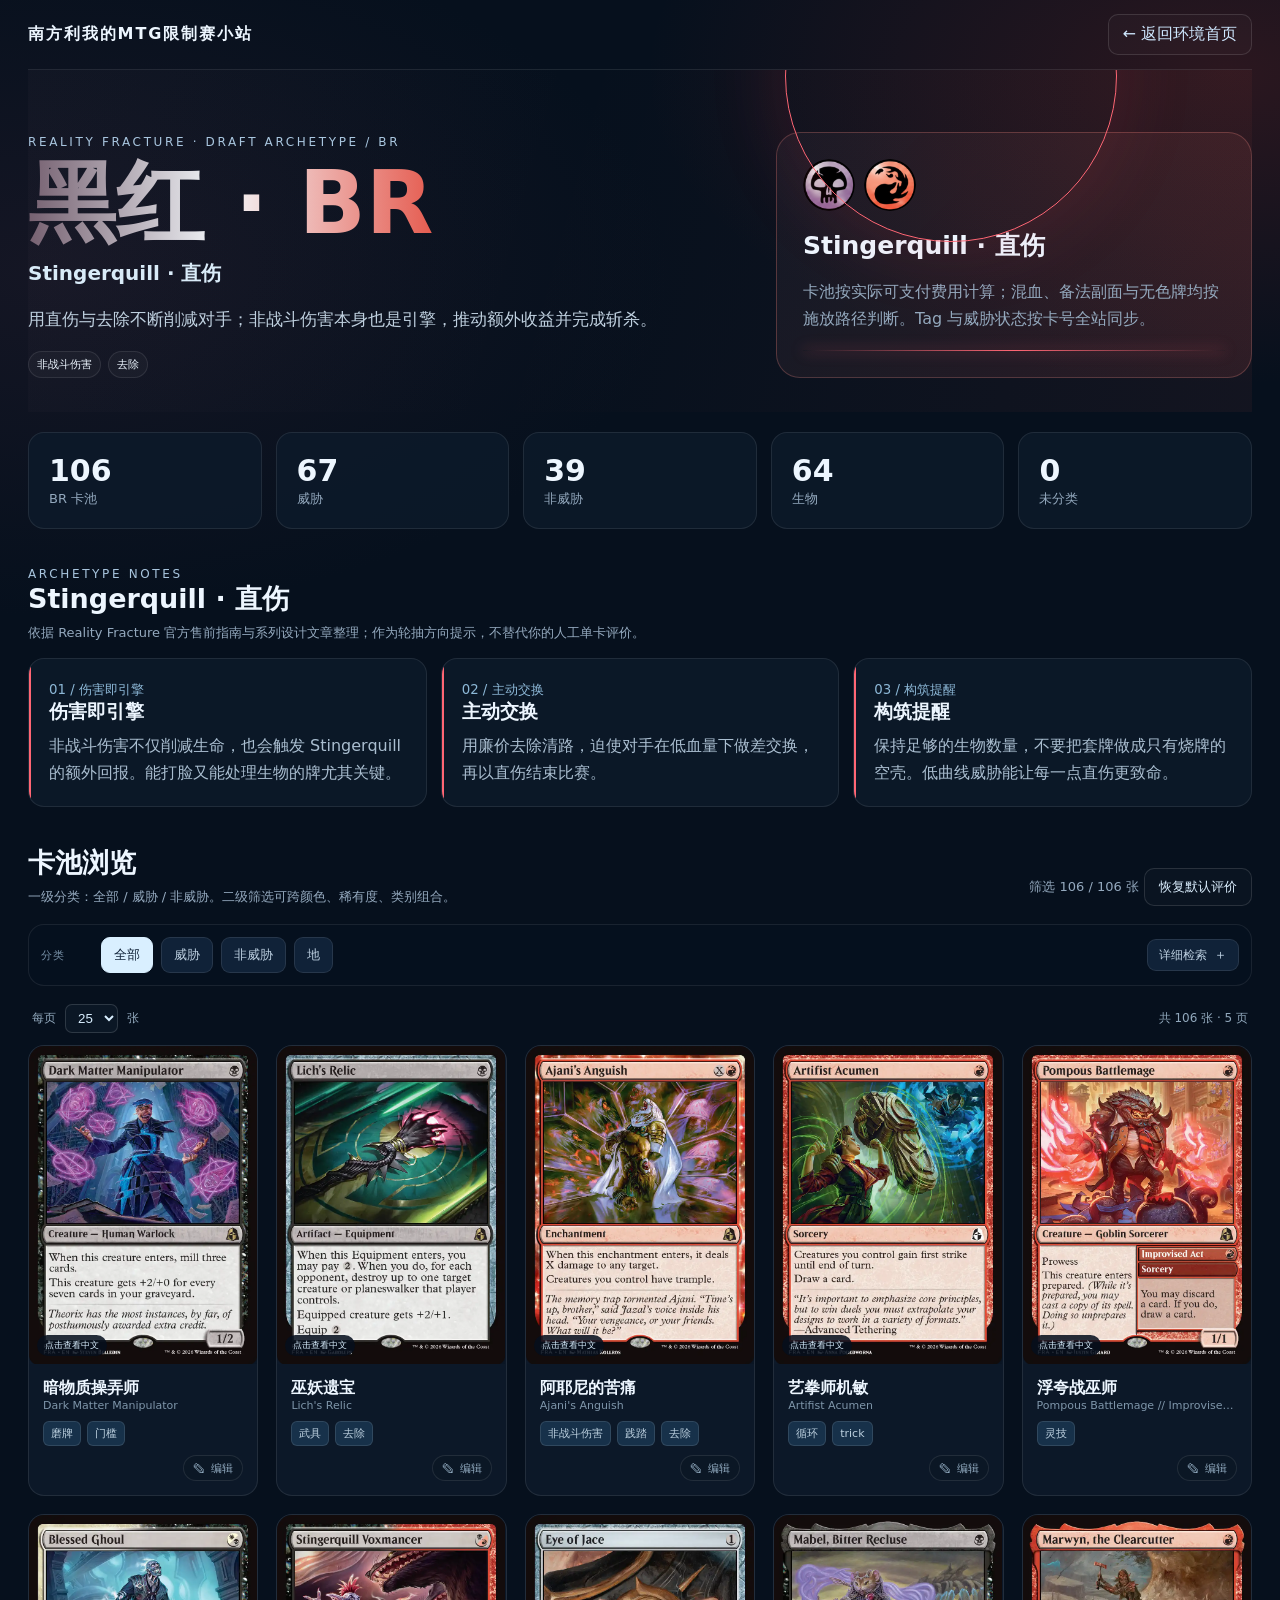
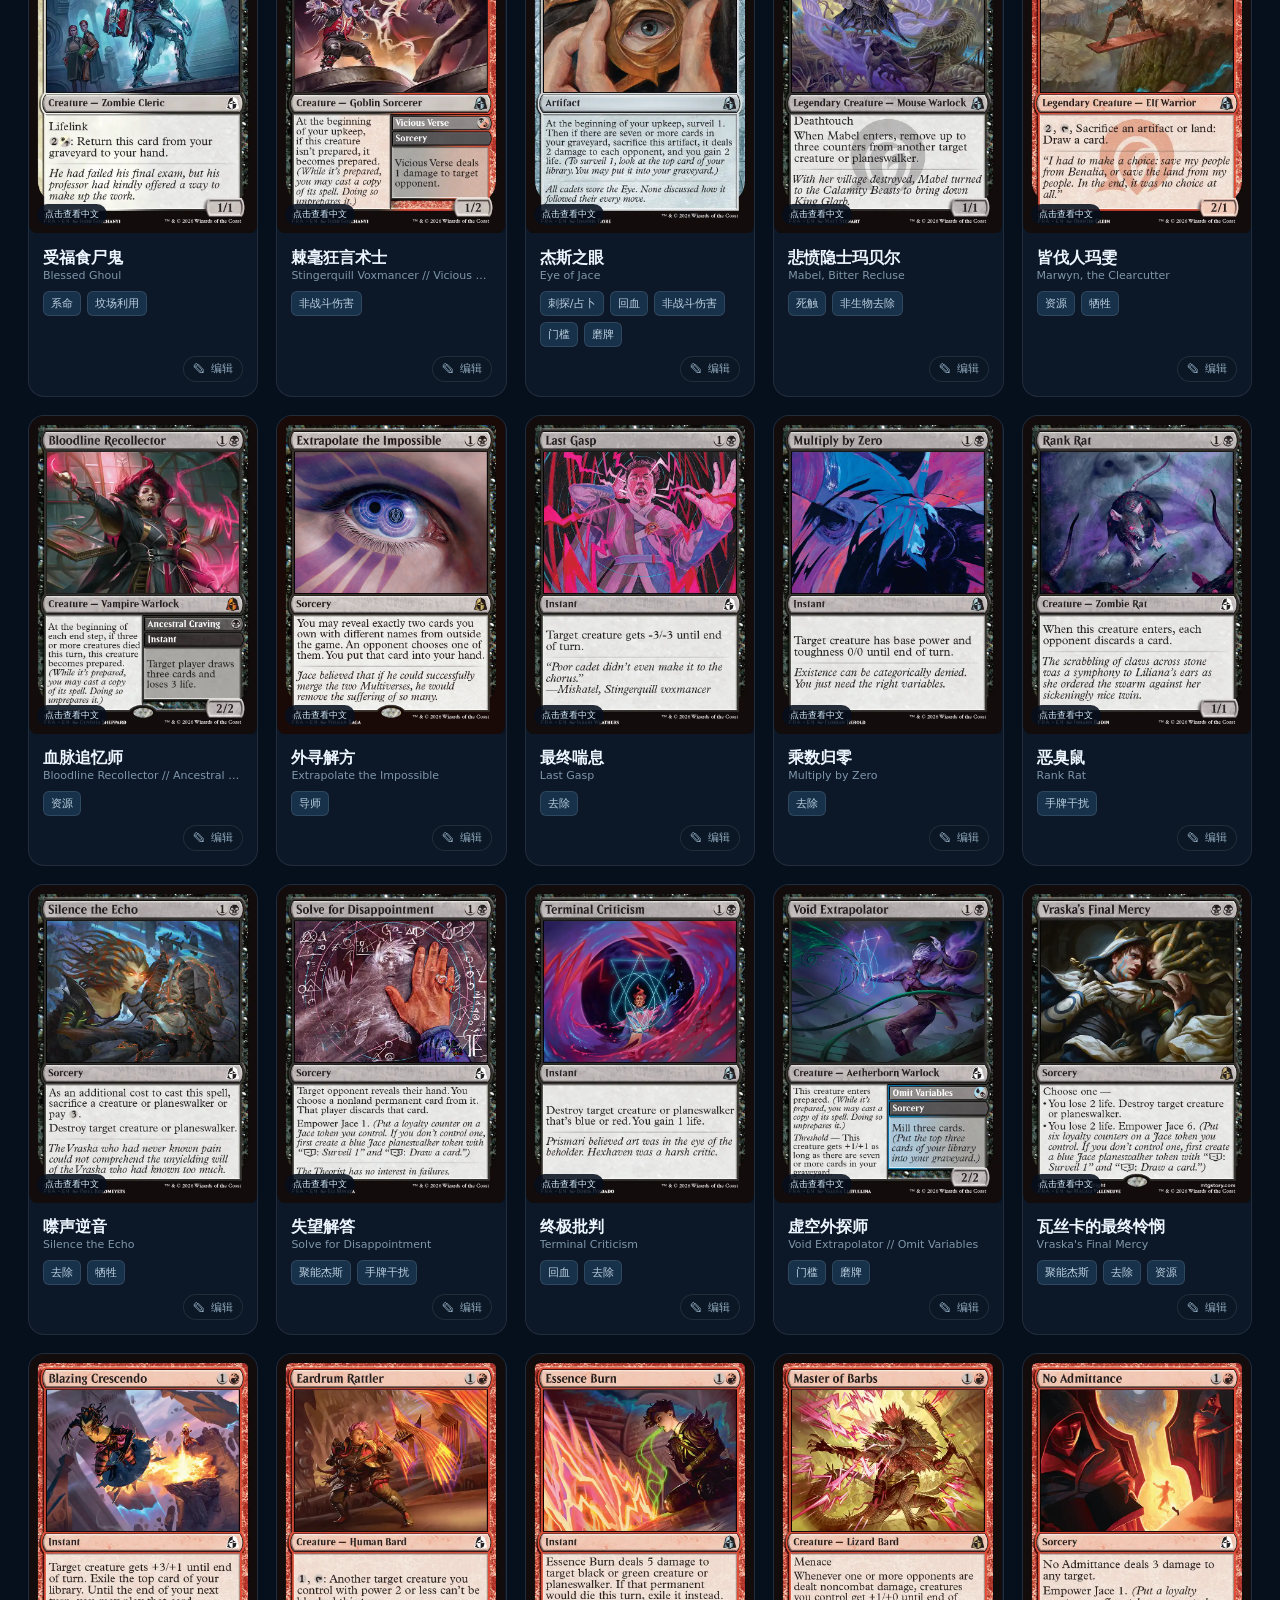
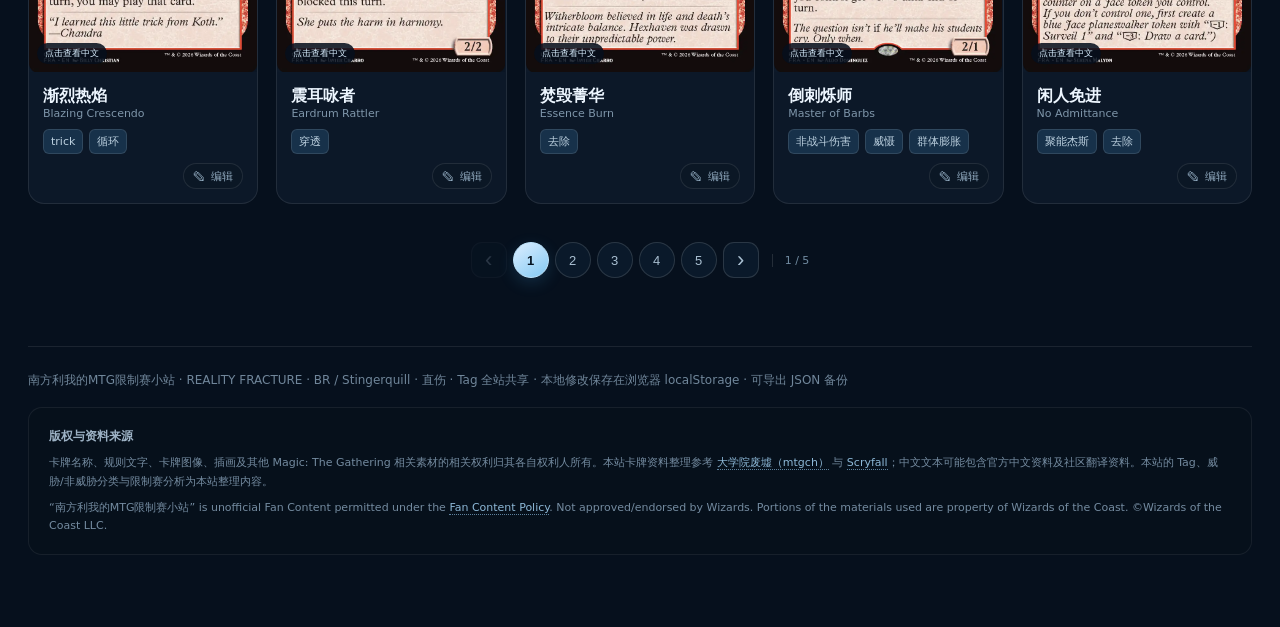
<file: pages/br.html>
<!doctype html><html lang="zh-CN"><head><meta charset="utf-8"><meta name="viewport" content="width=device-width,initial-scale=1"><title>黑红 · BR｜南方利我的MTG限制赛小站</title><link rel="stylesheet" href="../css/style.css"></head><body class="pair-page pair-page-br"><div class="wrap"><nav class="nav"><div class="brand">南方利我的MTG限制赛小站</div><a class="back" href="../index.html">← 返回环境首页</a></nav>
<header class="hero pair-hero pair-theme-br"><div class="pair-hero-copy"><div class="eyebrow">Reality Fracture · Draft Archetype / BR</div><h1><span class="gradient">黑红 · BR</span></h1><div class="pair-archetype-name">Stingerquill · 直伤</div><p class="lead">用直伤与去除不断削减对手；非战斗伤害本身也是引擎，推动额外收益并完成斩杀。</p><div class="hero-keywords"><span>非战斗伤害</span><span>去除</span></div></div><aside class="identity"><div class="mana" aria-label="BR 法术力颜色"><img class="mana-symbol" src="../assets/mana/B.png" alt="B" aria-hidden="true"><img class="mana-symbol" src="../assets/mana/R.png" alt="R" aria-hidden="true"></div><strong>Stingerquill · 直伤</strong><p>卡池按实际可支付费用计算；混血、备法副面与无色牌均按施放路径判断。Tag 与威胁状态按卡号全站同步。</p><div class="identity-fracture"></div></aside></header>
<div class="stats"><div class="stat"><b id="count">0</b><span>BR 卡池</span></div><div class="stat"><b id="threats">0</b><span>威胁</span></div><div class="stat"><b id="nonthreats">0</b><span>非威胁</span></div><div class="stat"><b id="creatures">0</b><span>生物</span></div><div class="stat"><b id="unclassified">0</b><span>未分类</span></div></div>
<section class="section archetype-section pair-theme-br"><div class="section-head"><div><div class="eyebrow">ARCHETYPE NOTES</div><h2>Stingerquill · 直伤</h2><p class="note">依据 Reality Fracture 官方售前指南与系列设计文章整理；作为轮抽方向提示，不替代你的人工单卡评价。</p></div></div><div class="archetype"><div class="box"><small>01 / 伤害即引擎</small><h3>伤害即引擎</h3><p>非战斗伤害不仅削减生命，也会触发 Stingerquill 的额外回报。能打脸又能处理生物的牌尤其关键。</p></div><div class="box"><small>02 / 主动交换</small><h3>主动交换</h3><p>用廉价去除清路，迫使对手在低血量下做差交换，再以直伤结束比赛。</p></div><div class="box"><small>03 / 构筑提醒</small><h3>构筑提醒</h3><p>保持足够的生物数量，不要把套牌做成只有烧牌的空壳。低曲线威胁能让每一点直伤更致命。</p></div></div></section>
<section class="section"><div class="section-head"><div><h2>卡池浏览</h2><p class="note">一级分类：全部 / 威胁 / 非威胁。二级筛选可跨颜色、稀有度、类别组合。</p></div><div><span id="shown" class="note"></span> <button class="ghost" id="resetRatings">恢复默认评价</button></div></div>
<div class="toolbar" id="filters"><div class="filter-row"><span class="filter-label">分类</span><button class="primary active" data-primary="all">全部</button><button class="primary" data-primary="threat">威胁</button><button class="primary" data-primary="nonthreat">非威胁</button><button class="primary" data-primary="land">地</button><button type="button" class="advanced-filter-toggle compact" data-toggle-advanced aria-expanded="false">详细检索 <span>＋</span></button></div><div class="advanced-filters" data-advanced-panel hidden><div class="filter-row"><span class="filter-label">颜色</span><button data-filter-group="colors" data-value="B">黑</button><button data-filter-group="colors" data-value="R">红</button><button data-filter-group="colors" data-value="BR">黑红/混血</button><span class="filter-label">稀有度</span><button data-filter-group="rarities" data-value="common">C</button><button data-filter-group="rarities" data-value="uncommon">U</button><button data-filter-group="rarities" data-value="rare">R</button><button data-filter-group="rarities" data-value="mythic">M</button></div><div class="filter-row"><span class="filter-label">类别</span><button data-full-type="creature">生物</button><button data-full-type="sorcery">法术</button><button data-full-type="instant">瞬间</button><button data-full-type="artifact">神器</button><button data-full-type="enchantment">结界</button><button data-full-type="planeswalker">鹏洛客</button><button data-full-type="land">地</button></div><div class="filter-row mana-value-filter"><span class="filter-label">费用</span><button data-filter-group="costs" data-value="0">0</button><button data-filter-group="costs" data-value="1">1</button><button data-filter-group="costs" data-value="2">2</button><button data-filter-group="costs" data-value="3">3</button><button data-filter-group="costs" data-value="4">4</button><button data-filter-group="costs" data-value="5">5</button><button data-filter-group="costs" data-value="6+">6+</button><button data-clear-secondary>清除二级筛选</button><input class="search" data-search placeholder="搜索卡名 / 规则文本 / Tag"></div><div class="filter-row tag-filter-row"><span class="filter-label">Tag</span><div id="tagFilters" class="tag-filter-list"></div><select id="tagMode" class="tag-mode" title="多 Tag 组合方式"><option value="and">全部满足</option><option value="or">任一满足</option></select><button type="button" id="manageTags">管理 Tag 库</button></div></div></div><div class="pager-top"><label>每页 <select id="pageSize"><option>10</option><option selected>25</option><option>50</option></select> 张</label><span id="pageInfo"></span></div><div class="cards" id="cards"></div><div class="pagination" id="pagination"></div></section>
<datalist id="tagVocabulary"></datalist><div class="tag-modal" id="tagModal" hidden><div class="tag-modal-card"><div class="tag-modal-head"><div><h3>Tag 库管理</h3><p>新增、重命名或删除 Tag；重命名/删除会同步当前 BR 卡池。</p></div><button type="button" id="closeTagModal" class="tag-modal-close">×</button></div><div class="tag-add-row"><input id="newLibraryTag" placeholder="输入新 Tag"><button type="button" id="addLibraryTag">添加</button></div><div id="tagLibraryEditor" class="tag-library-editor"></div><div class="tag-backup-row"><button type="button" id="exportTagBackup">导出 Tag 备份 JSON</button><button type="button" id="importTagBackup" class="ghost">导入 Tag 备份 JSON</button><input type="file" id="tagBackupFile" accept="application/json,.json" hidden><small>一次备份全站 Tag 库、所有卡牌 Tag 与各色组评价；以后不需要每个页面分别导出。</small></div><div class="tag-modal-foot"><button type="button" id="restoreTagLibrary" class="ghost">恢复默认 Tag 库</button><button type="button" id="doneTagModal">完成</button></div></div></div><div class="footer">南方利我的MTG限制赛小站 · REALITY FRACTURE · BR / Stingerquill · 直伤 · Tag 全站共享 · 本地修改保存在浏览器 localStorage · 可导出 JSON 备份</div><div class="legal-footer"><p><strong>版权与资料来源</strong></p><p>卡牌名称、规则文字、卡牌图像、插画及其他 Magic: The Gathering 相关素材的相关权利归其各自权利人所有。本站卡牌资料整理参考 <a href="https://mtgch.com/" target="_blank" rel="noopener noreferrer">大学院废墟（mtgch）</a> 与 <a href="https://scryfall.com/" target="_blank" rel="noopener noreferrer">Scryfall</a>；中文文本可能包含官方中文资料及社区翻译资料。本站的 Tag、威胁/非威胁分类与限制赛分析为本站整理内容。</p><p>“南方利我的MTG限制赛小站” is unofficial Fan Content permitted under the <a href="https://company.wizards.com/zh-Hans/legal/fancontentpolicy" target="_blank" rel="noopener noreferrer">Fan Content Policy</a>. Not approved/endorsed by Wizards. Portions of the materials used are property of Wizards of the Coast. ©Wizards of the Coast LLC.</p></div></div>
<script src="../data/cards.js"></script><script src="../data/ratings.js"></script><script src="../js/cards.js"></script><script src="../js/tags.js"></script><script src="../js/filters.js"></script><script src="../js/charts.js"></script>
<script src="../js/pair-page.js"></script></body></html>
</file>
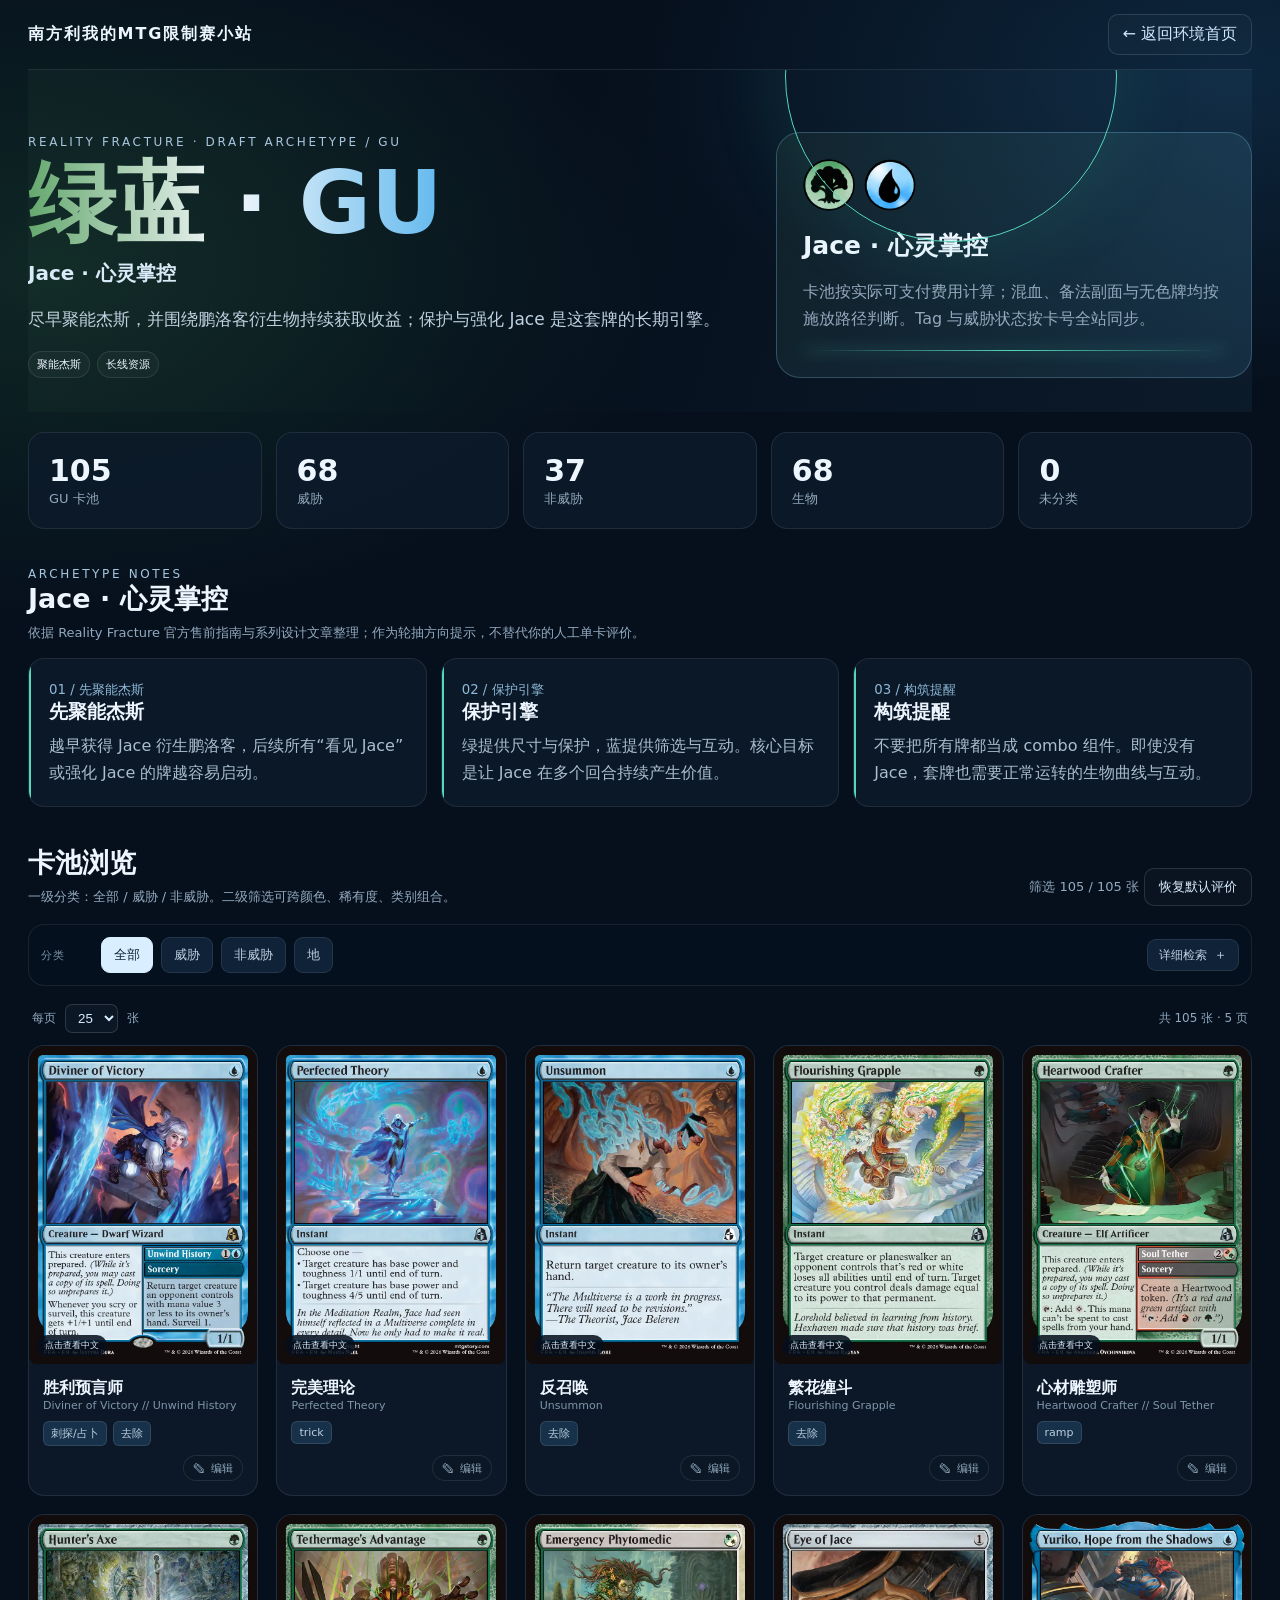
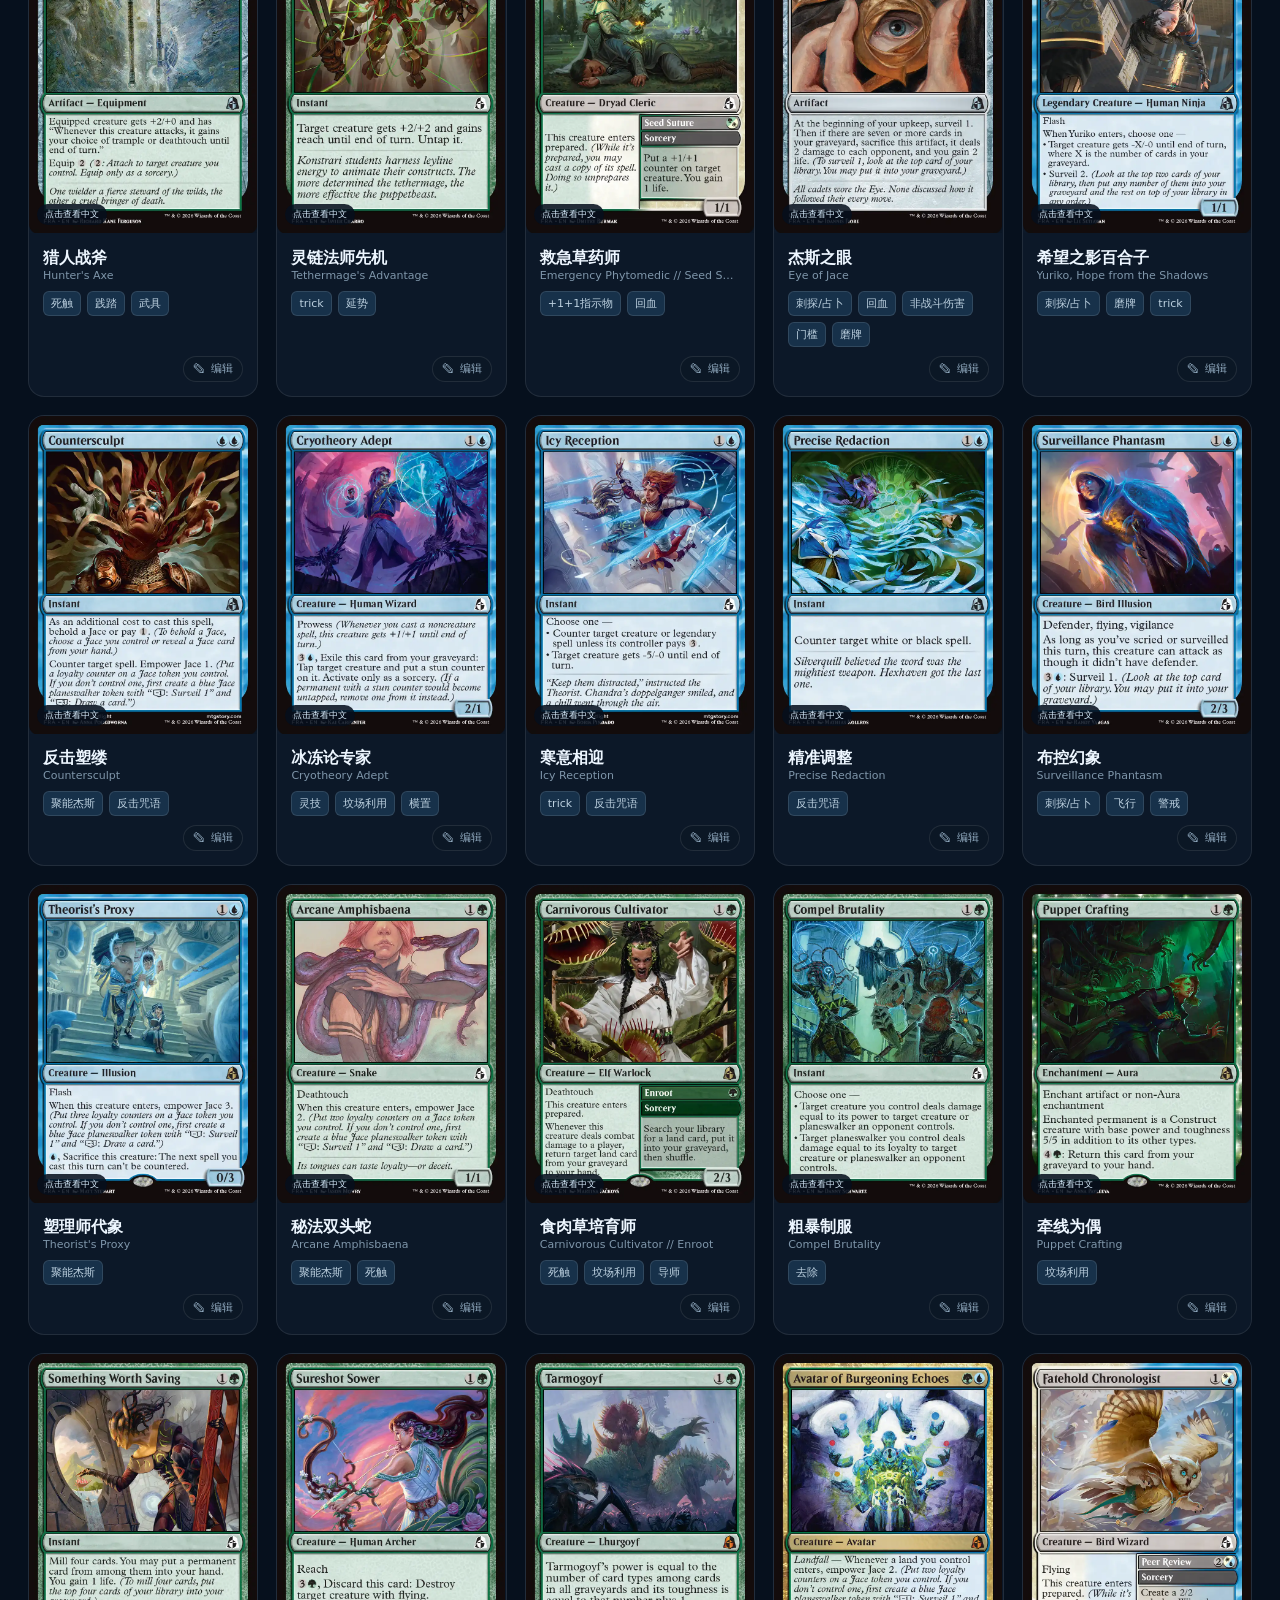
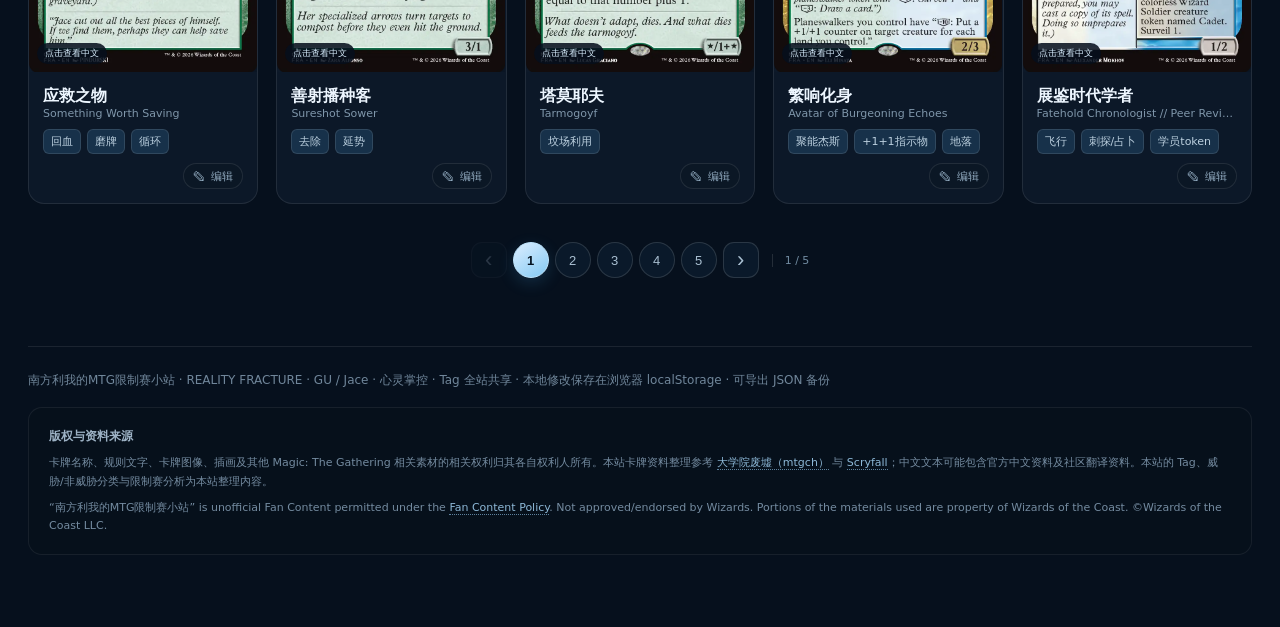
<file: pages/gu.html>
<!doctype html><html lang="zh-CN"><head><meta charset="utf-8"><meta name="viewport" content="width=device-width,initial-scale=1"><title>蓝绿 · GU｜南方利我的MTG限制赛小站</title><link rel="stylesheet" href="../css/style.css"></head><body class="pair-page pair-page-gu"><div class="wrap"><nav class="nav"><div class="brand">南方利我的MTG限制赛小站</div><a class="back" href="../index.html">← 返回环境首页</a></nav>
<header class="hero pair-hero pair-theme-gu"><div class="pair-hero-copy"><div class="eyebrow">Reality Fracture · Draft Archetype / GU</div><h1><span class="gradient">绿蓝 · GU</span></h1><div class="pair-archetype-name">Jace · 心灵掌控</div><p class="lead">尽早聚能杰斯，并围绕鹏洛客衍生物持续获取收益；保护与强化 Jace 是这套牌的长期引擎。</p><div class="hero-keywords"><span>聚能杰斯</span><span>长线资源</span></div></div><aside class="identity"><div class="mana" aria-label="GU 法术力颜色"><img class="mana-symbol" src="../assets/mana/G.png" alt="G" aria-hidden="true"><img class="mana-symbol" src="../assets/mana/U.png" alt="U" aria-hidden="true"></div><strong>Jace · 心灵掌控</strong><p>卡池按实际可支付费用计算；混血、备法副面与无色牌均按施放路径判断。Tag 与威胁状态按卡号全站同步。</p><div class="identity-fracture"></div></aside></header>
<div class="stats"><div class="stat"><b id="count">0</b><span>GU 卡池</span></div><div class="stat"><b id="threats">0</b><span>威胁</span></div><div class="stat"><b id="nonthreats">0</b><span>非威胁</span></div><div class="stat"><b id="creatures">0</b><span>生物</span></div><div class="stat"><b id="unclassified">0</b><span>未分类</span></div></div>
<section class="section archetype-section pair-theme-gu"><div class="section-head"><div><div class="eyebrow">ARCHETYPE NOTES</div><h2>Jace · 心灵掌控</h2><p class="note">依据 Reality Fracture 官方售前指南与系列设计文章整理；作为轮抽方向提示，不替代你的人工单卡评价。</p></div></div><div class="archetype"><div class="box"><small>01 / 先聚能杰斯</small><h3>先聚能杰斯</h3><p>越早获得 Jace 衍生鹏洛客，后续所有“看见 Jace”或强化 Jace 的牌越容易启动。</p></div><div class="box"><small>02 / 保护引擎</small><h3>保护引擎</h3><p>绿提供尺寸与保护，蓝提供筛选与互动。核心目标是让 Jace 在多个回合持续产生价值。</p></div><div class="box"><small>03 / 构筑提醒</small><h3>构筑提醒</h3><p>不要把所有牌都当成 combo 组件。即使没有 Jace，套牌也需要正常运转的生物曲线与互动。</p></div></div></section>
<section class="section"><div class="section-head"><div><h2>卡池浏览</h2><p class="note">一级分类：全部 / 威胁 / 非威胁。二级筛选可跨颜色、稀有度、类别组合。</p></div><div><span id="shown" class="note"></span> <button class="ghost" id="resetRatings">恢复默认评价</button></div></div>
<div class="toolbar" id="filters"><div class="filter-row"><span class="filter-label">分类</span><button class="primary active" data-primary="all">全部</button><button class="primary" data-primary="threat">威胁</button><button class="primary" data-primary="nonthreat">非威胁</button><button class="primary" data-primary="land">地</button><button type="button" class="advanced-filter-toggle compact" data-toggle-advanced aria-expanded="false">详细检索 <span>＋</span></button></div><div class="advanced-filters" data-advanced-panel hidden><div class="filter-row"><span class="filter-label">颜色</span><button data-filter-group="colors" data-value="G">绿</button><button data-filter-group="colors" data-value="U">蓝</button><button data-filter-group="colors" data-value="GU">蓝绿/混血</button><span class="filter-label">稀有度</span><button data-filter-group="rarities" data-value="common">C</button><button data-filter-group="rarities" data-value="uncommon">U</button><button data-filter-group="rarities" data-value="rare">R</button><button data-filter-group="rarities" data-value="mythic">M</button></div><div class="filter-row"><span class="filter-label">类别</span><button data-full-type="creature">生物</button><button data-full-type="sorcery">法术</button><button data-full-type="instant">瞬间</button><button data-full-type="artifact">神器</button><button data-full-type="enchantment">结界</button><button data-full-type="planeswalker">鹏洛客</button><button data-full-type="land">地</button></div><div class="filter-row mana-value-filter"><span class="filter-label">费用</span><button data-filter-group="costs" data-value="0">0</button><button data-filter-group="costs" data-value="1">1</button><button data-filter-group="costs" data-value="2">2</button><button data-filter-group="costs" data-value="3">3</button><button data-filter-group="costs" data-value="4">4</button><button data-filter-group="costs" data-value="5">5</button><button data-filter-group="costs" data-value="6+">6+</button><button data-clear-secondary>清除二级筛选</button><input class="search" data-search placeholder="搜索卡名 / 规则文本 / Tag"></div><div class="filter-row tag-filter-row"><span class="filter-label">Tag</span><div id="tagFilters" class="tag-filter-list"></div><select id="tagMode" class="tag-mode" title="多 Tag 组合方式"><option value="and">全部满足</option><option value="or">任一满足</option></select><button type="button" id="manageTags">管理 Tag 库</button></div></div></div><div class="pager-top"><label>每页 <select id="pageSize"><option>10</option><option selected>25</option><option>50</option></select> 张</label><span id="pageInfo"></span></div><div class="cards" id="cards"></div><div class="pagination" id="pagination"></div></section>
<datalist id="tagVocabulary"></datalist><div class="tag-modal" id="tagModal" hidden><div class="tag-modal-card"><div class="tag-modal-head"><div><h3>Tag 库管理</h3><p>新增、重命名或删除 Tag；重命名/删除会同步当前 GU 卡池。</p></div><button type="button" id="closeTagModal" class="tag-modal-close">×</button></div><div class="tag-add-row"><input id="newLibraryTag" placeholder="输入新 Tag"><button type="button" id="addLibraryTag">添加</button></div><div id="tagLibraryEditor" class="tag-library-editor"></div><div class="tag-backup-row"><button type="button" id="exportTagBackup">导出 Tag 备份 JSON</button><button type="button" id="importTagBackup" class="ghost">导入 Tag 备份 JSON</button><input type="file" id="tagBackupFile" accept="application/json,.json" hidden><small>一次备份全站 Tag 库、所有卡牌 Tag 与各色组评价；以后不需要每个页面分别导出。</small></div><div class="tag-modal-foot"><button type="button" id="restoreTagLibrary" class="ghost">恢复默认 Tag 库</button><button type="button" id="doneTagModal">完成</button></div></div></div><div class="footer">南方利我的MTG限制赛小站 · REALITY FRACTURE · GU / Jace · 心灵掌控 · Tag 全站共享 · 本地修改保存在浏览器 localStorage · 可导出 JSON 备份</div><div class="legal-footer"><p><strong>版权与资料来源</strong></p><p>卡牌名称、规则文字、卡牌图像、插画及其他 Magic: The Gathering 相关素材的相关权利归其各自权利人所有。本站卡牌资料整理参考 <a href="https://mtgch.com/" target="_blank" rel="noopener noreferrer">大学院废墟（mtgch）</a> 与 <a href="https://scryfall.com/" target="_blank" rel="noopener noreferrer">Scryfall</a>；中文文本可能包含官方中文资料及社区翻译资料。本站的 Tag、威胁/非威胁分类与限制赛分析为本站整理内容。</p><p>“南方利我的MTG限制赛小站” is unofficial Fan Content permitted under the <a href="https://company.wizards.com/zh-Hans/legal/fancontentpolicy" target="_blank" rel="noopener noreferrer">Fan Content Policy</a>. Not approved/endorsed by Wizards. Portions of the materials used are property of Wizards of the Coast. ©Wizards of the Coast LLC.</p></div></div>
<script src="../data/cards.js"></script><script src="../data/ratings.js"></script><script src="../js/cards.js"></script><script src="../js/tags.js"></script><script src="../js/filters.js"></script><script src="../js/charts.js"></script>
<script src="../js/pair-page.js"></script></body></html>
</file>
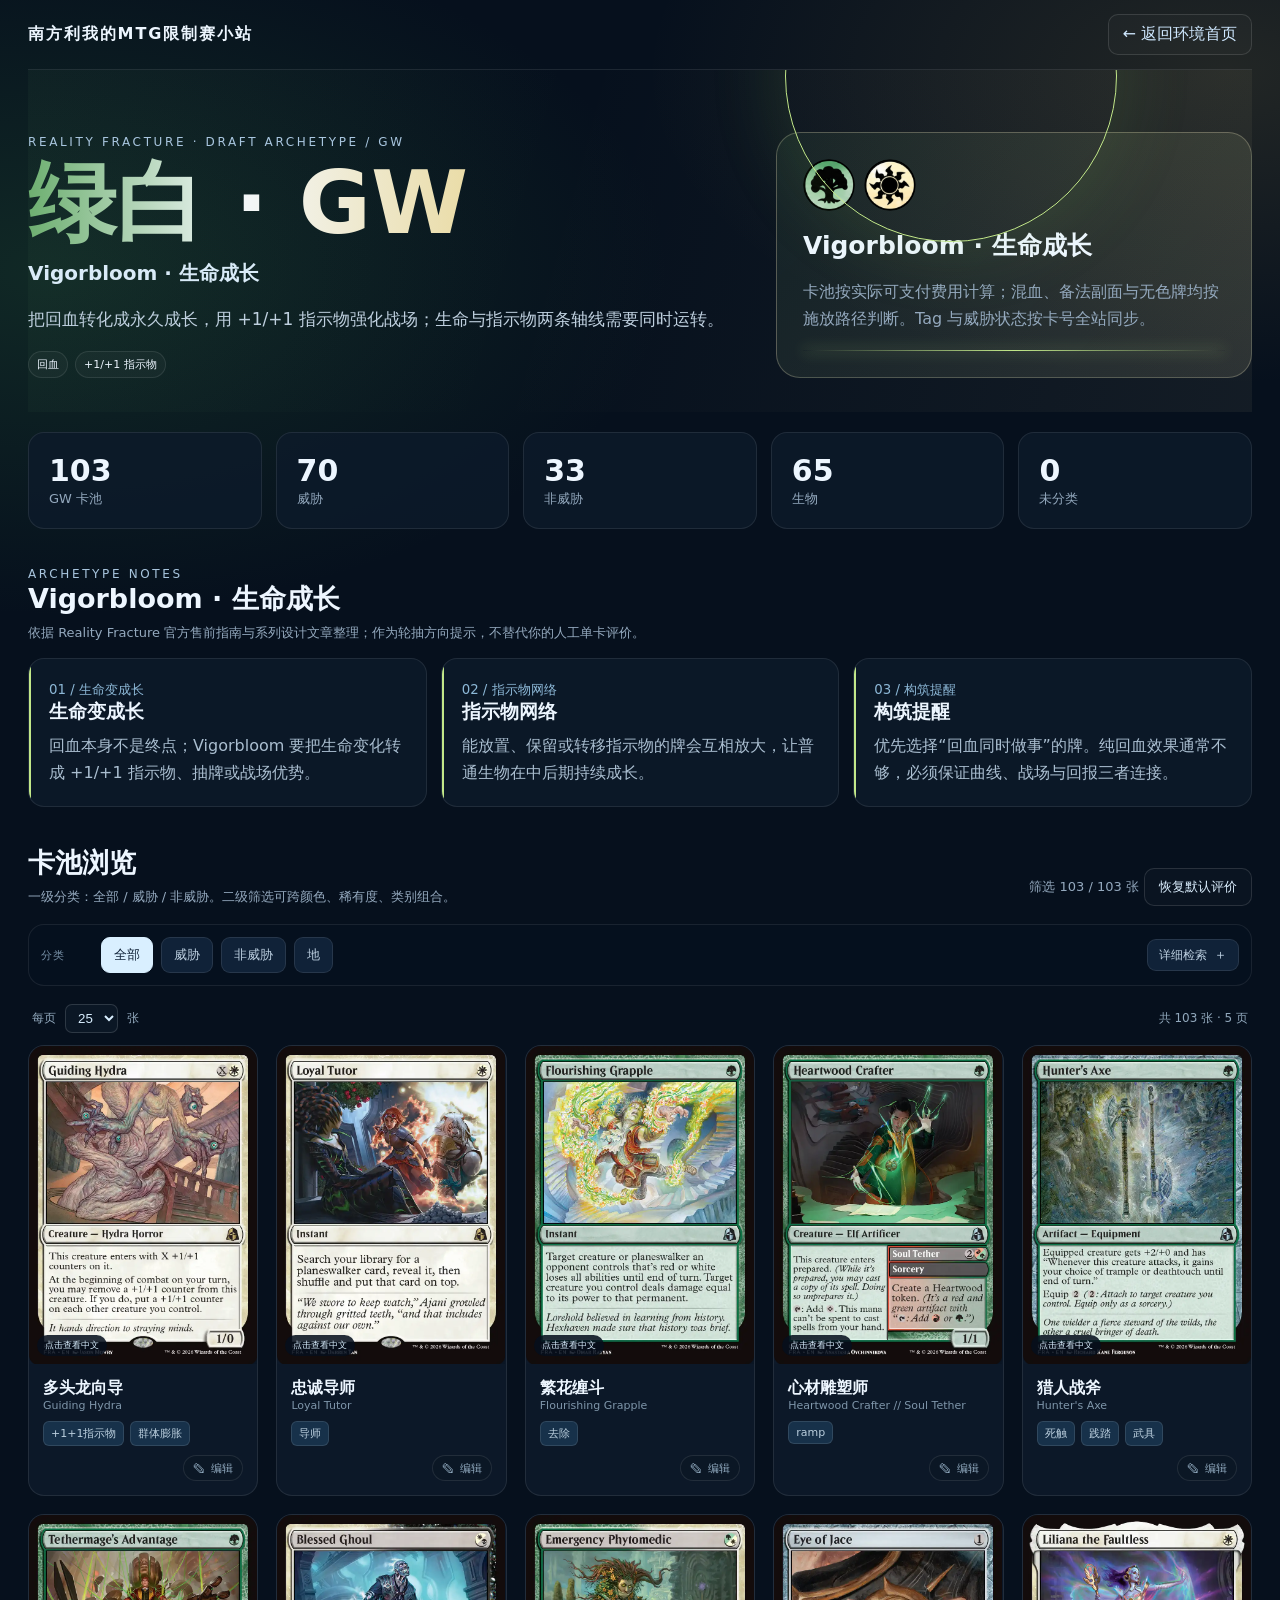
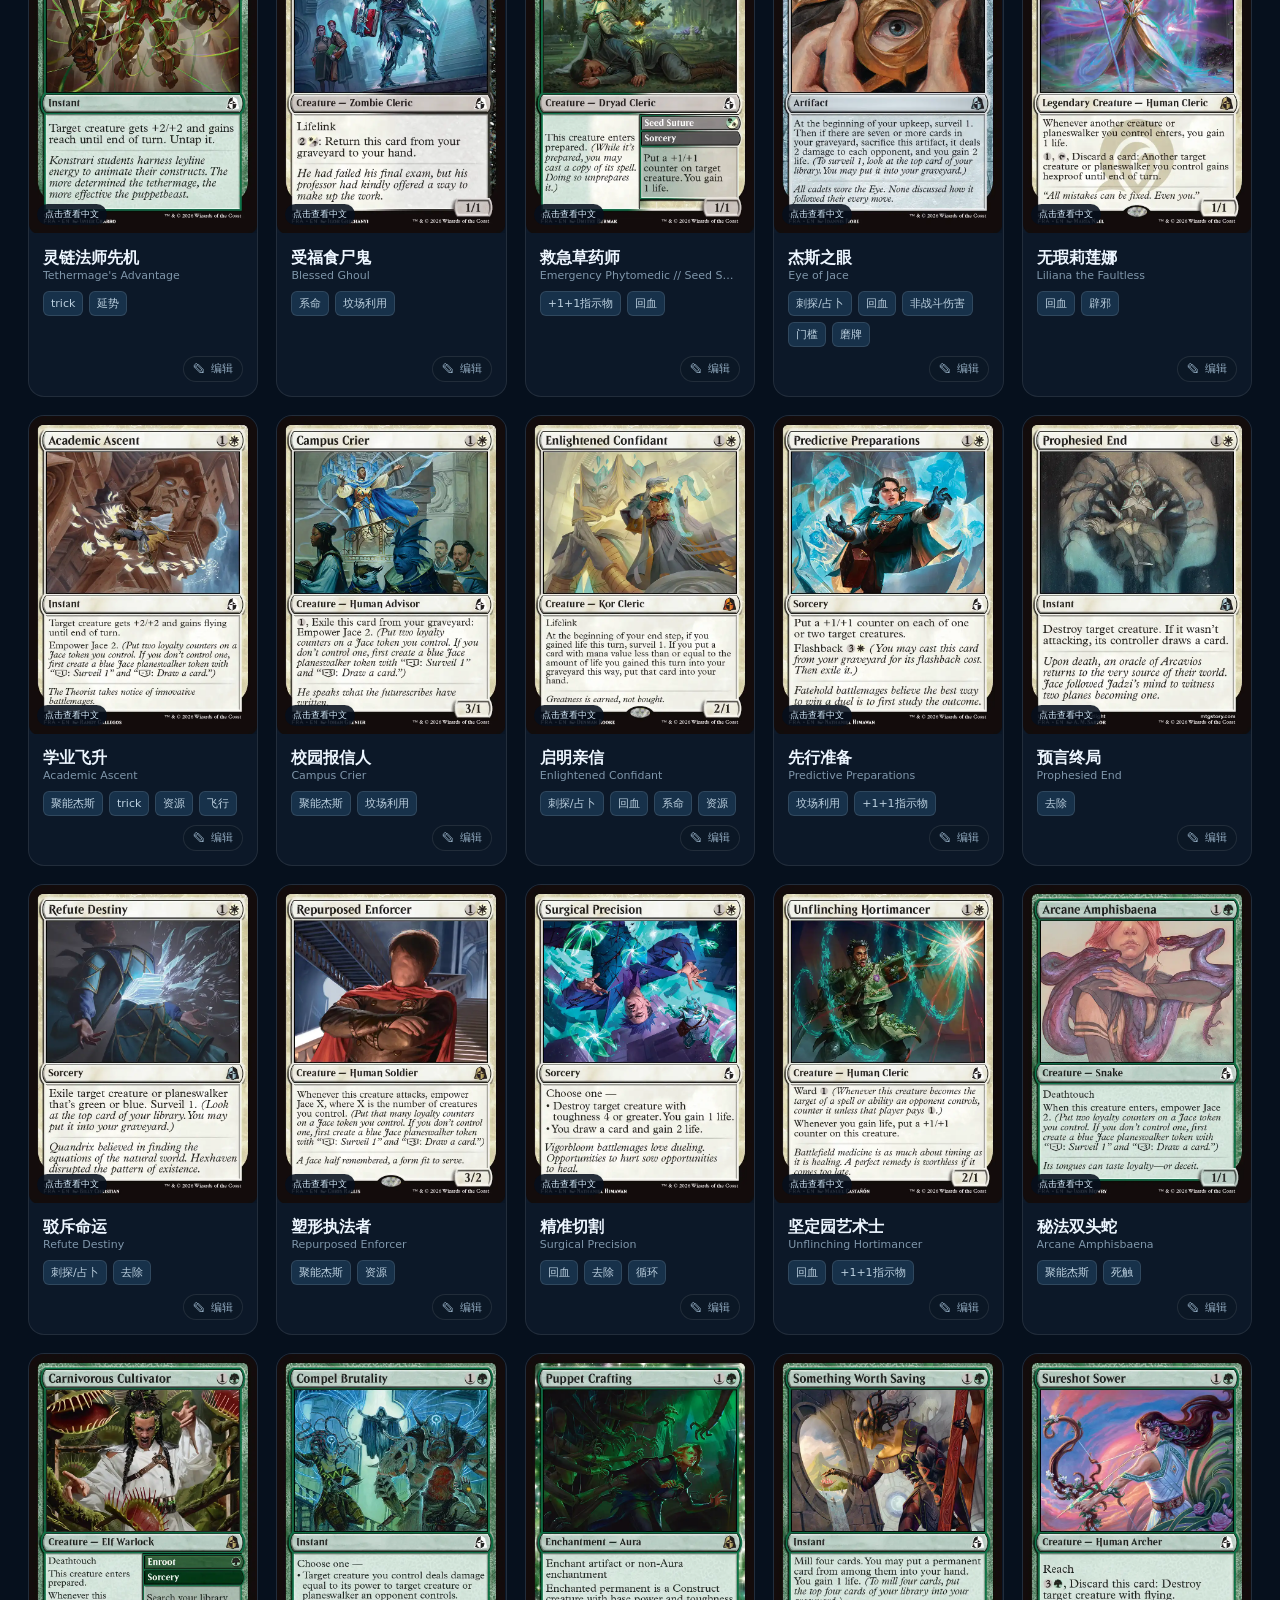
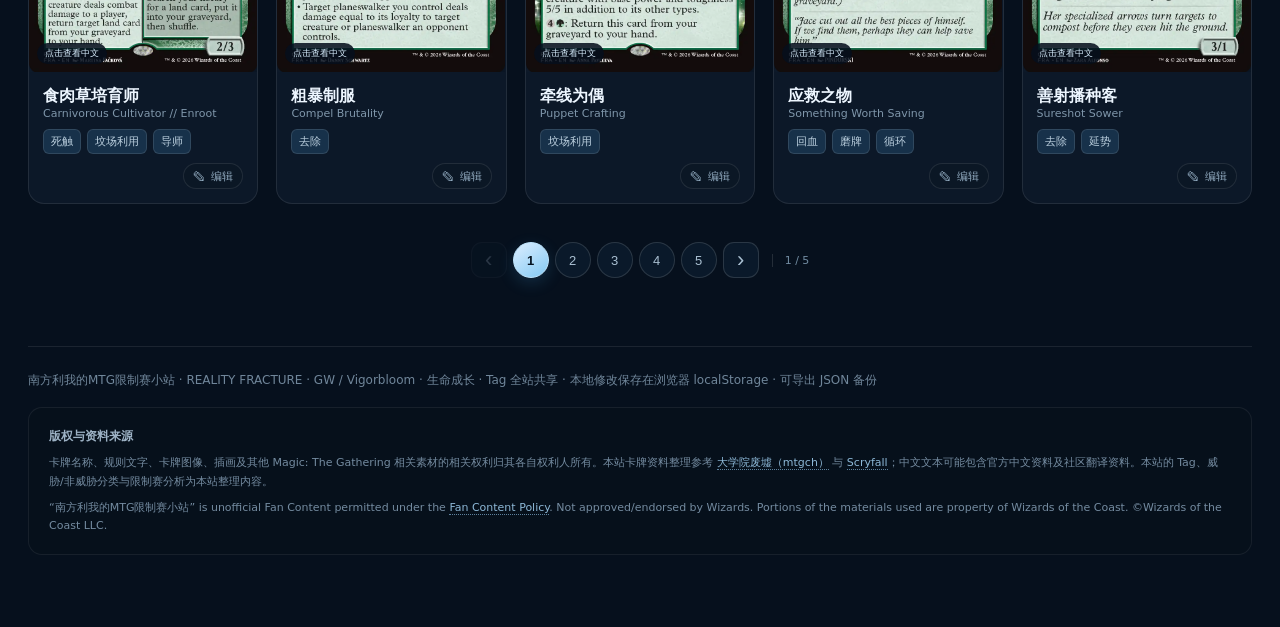
<file: pages/gw.html>
<!doctype html><html lang="zh-CN"><head><meta charset="utf-8"><meta name="viewport" content="width=device-width,initial-scale=1"><title>绿白 · GW｜南方利我的MTG限制赛小站</title><link rel="stylesheet" href="../css/style.css"></head><body class="pair-page pair-page-gw"><div class="wrap"><nav class="nav"><div class="brand">南方利我的MTG限制赛小站</div><a class="back" href="../index.html">← 返回环境首页</a></nav>
<header class="hero pair-hero pair-theme-gw"><div class="pair-hero-copy"><div class="eyebrow">Reality Fracture · Draft Archetype / GW</div><h1><span class="gradient">绿白 · GW</span></h1><div class="pair-archetype-name">Vigorbloom · 生命成长</div><p class="lead">把回血转化成永久成长，用 +1/+1 指示物强化战场；生命与指示物两条轴线需要同时运转。</p><div class="hero-keywords"><span>回血</span><span>+1/+1 指示物</span></div></div><aside class="identity"><div class="mana" aria-label="GW 法术力颜色"><img class="mana-symbol" src="../assets/mana/G.png" alt="G" aria-hidden="true"><img class="mana-symbol" src="../assets/mana/W.png" alt="W" aria-hidden="true"></div><strong>Vigorbloom · 生命成长</strong><p>卡池按实际可支付费用计算；混血、备法副面与无色牌均按施放路径判断。Tag 与威胁状态按卡号全站同步。</p><div class="identity-fracture"></div></aside></header>
<div class="stats"><div class="stat"><b id="count">0</b><span>GW 卡池</span></div><div class="stat"><b id="threats">0</b><span>威胁</span></div><div class="stat"><b id="nonthreats">0</b><span>非威胁</span></div><div class="stat"><b id="creatures">0</b><span>生物</span></div><div class="stat"><b id="unclassified">0</b><span>未分类</span></div></div>
<section class="section archetype-section pair-theme-gw"><div class="section-head"><div><div class="eyebrow">ARCHETYPE NOTES</div><h2>Vigorbloom · 生命成长</h2><p class="note">依据 Reality Fracture 官方售前指南与系列设计文章整理；作为轮抽方向提示，不替代你的人工单卡评价。</p></div></div><div class="archetype"><div class="box"><small>01 / 生命变成长</small><h3>生命变成长</h3><p>回血本身不是终点；Vigorbloom 要把生命变化转成 +1/+1 指示物、抽牌或战场优势。</p></div><div class="box"><small>02 / 指示物网络</small><h3>指示物网络</h3><p>能放置、保留或转移指示物的牌会互相放大，让普通生物在中后期持续成长。</p></div><div class="box"><small>03 / 构筑提醒</small><h3>构筑提醒</h3><p>优先选择“回血同时做事”的牌。纯回血效果通常不够，必须保证曲线、战场与回报三者连接。</p></div></div></section>
<section class="section"><div class="section-head"><div><h2>卡池浏览</h2><p class="note">一级分类：全部 / 威胁 / 非威胁。二级筛选可跨颜色、稀有度、类别组合。</p></div><div><span id="shown" class="note"></span> <button class="ghost" id="resetRatings">恢复默认评价</button></div></div>
<div class="toolbar" id="filters"><div class="filter-row"><span class="filter-label">分类</span><button class="primary active" data-primary="all">全部</button><button class="primary" data-primary="threat">威胁</button><button class="primary" data-primary="nonthreat">非威胁</button><button class="primary" data-primary="land">地</button><button type="button" class="advanced-filter-toggle compact" data-toggle-advanced aria-expanded="false">详细检索 <span>＋</span></button></div><div class="advanced-filters" data-advanced-panel hidden><div class="filter-row"><span class="filter-label">颜色</span><button data-filter-group="colors" data-value="G">绿</button><button data-filter-group="colors" data-value="W">白</button><button data-filter-group="colors" data-value="GW">绿白/混血</button><span class="filter-label">稀有度</span><button data-filter-group="rarities" data-value="common">C</button><button data-filter-group="rarities" data-value="uncommon">U</button><button data-filter-group="rarities" data-value="rare">R</button><button data-filter-group="rarities" data-value="mythic">M</button></div><div class="filter-row"><span class="filter-label">类别</span><button data-full-type="creature">生物</button><button data-full-type="sorcery">法术</button><button data-full-type="instant">瞬间</button><button data-full-type="artifact">神器</button><button data-full-type="enchantment">结界</button><button data-full-type="planeswalker">鹏洛客</button><button data-full-type="land">地</button></div><div class="filter-row mana-value-filter"><span class="filter-label">费用</span><button data-filter-group="costs" data-value="0">0</button><button data-filter-group="costs" data-value="1">1</button><button data-filter-group="costs" data-value="2">2</button><button data-filter-group="costs" data-value="3">3</button><button data-filter-group="costs" data-value="4">4</button><button data-filter-group="costs" data-value="5">5</button><button data-filter-group="costs" data-value="6+">6+</button><button data-clear-secondary>清除二级筛选</button><input class="search" data-search placeholder="搜索卡名 / 规则文本 / Tag"></div><div class="filter-row tag-filter-row"><span class="filter-label">Tag</span><div id="tagFilters" class="tag-filter-list"></div><select id="tagMode" class="tag-mode" title="多 Tag 组合方式"><option value="and">全部满足</option><option value="or">任一满足</option></select><button type="button" id="manageTags">管理 Tag 库</button></div></div></div><div class="pager-top"><label>每页 <select id="pageSize"><option>10</option><option selected>25</option><option>50</option></select> 张</label><span id="pageInfo"></span></div><div class="cards" id="cards"></div><div class="pagination" id="pagination"></div></section>
<datalist id="tagVocabulary"></datalist><div class="tag-modal" id="tagModal" hidden><div class="tag-modal-card"><div class="tag-modal-head"><div><h3>Tag 库管理</h3><p>新增、重命名或删除 Tag；重命名/删除会同步当前 GW 卡池。</p></div><button type="button" id="closeTagModal" class="tag-modal-close">×</button></div><div class="tag-add-row"><input id="newLibraryTag" placeholder="输入新 Tag"><button type="button" id="addLibraryTag">添加</button></div><div id="tagLibraryEditor" class="tag-library-editor"></div><div class="tag-backup-row"><button type="button" id="exportTagBackup">导出 Tag 备份 JSON</button><button type="button" id="importTagBackup" class="ghost">导入 Tag 备份 JSON</button><input type="file" id="tagBackupFile" accept="application/json,.json" hidden><small>一次备份全站 Tag 库、所有卡牌 Tag 与各色组评价；以后不需要每个页面分别导出。</small></div><div class="tag-modal-foot"><button type="button" id="restoreTagLibrary" class="ghost">恢复默认 Tag 库</button><button type="button" id="doneTagModal">完成</button></div></div></div><div class="footer">南方利我的MTG限制赛小站 · REALITY FRACTURE · GW / Vigorbloom · 生命成长 · Tag 全站共享 · 本地修改保存在浏览器 localStorage · 可导出 JSON 备份</div><div class="legal-footer"><p><strong>版权与资料来源</strong></p><p>卡牌名称、规则文字、卡牌图像、插画及其他 Magic: The Gathering 相关素材的相关权利归其各自权利人所有。本站卡牌资料整理参考 <a href="https://mtgch.com/" target="_blank" rel="noopener noreferrer">大学院废墟（mtgch）</a> 与 <a href="https://scryfall.com/" target="_blank" rel="noopener noreferrer">Scryfall</a>；中文文本可能包含官方中文资料及社区翻译资料。本站的 Tag、威胁/非威胁分类与限制赛分析为本站整理内容。</p><p>“南方利我的MTG限制赛小站” is unofficial Fan Content permitted under the <a href="https://company.wizards.com/zh-Hans/legal/fancontentpolicy" target="_blank" rel="noopener noreferrer">Fan Content Policy</a>. Not approved/endorsed by Wizards. Portions of the materials used are property of Wizards of the Coast. ©Wizards of the Coast LLC.</p></div></div>
<script src="../data/cards.js"></script><script src="../data/ratings.js"></script><script src="../js/cards.js"></script><script src="../js/tags.js"></script><script src="../js/filters.js"></script><script src="../js/charts.js"></script>
<script src="../js/pair-page.js"></script></body></html>
</file>
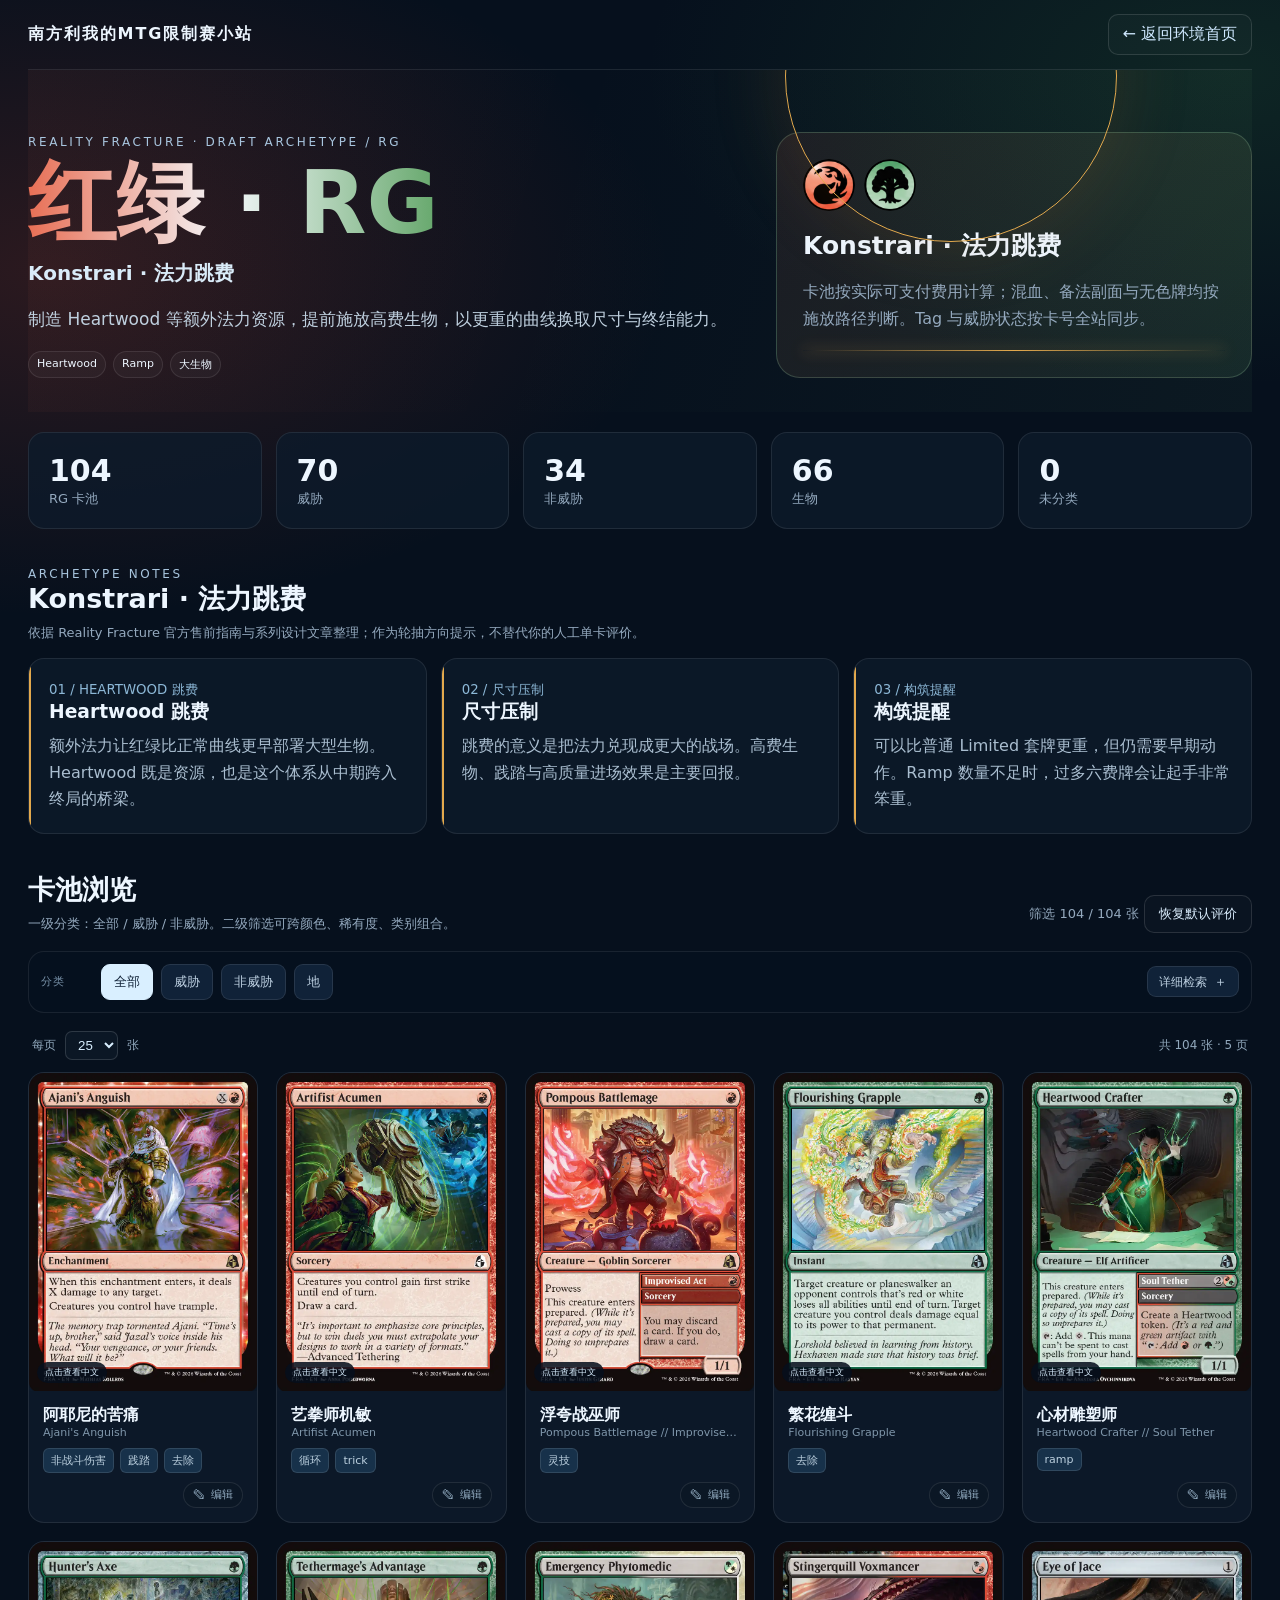
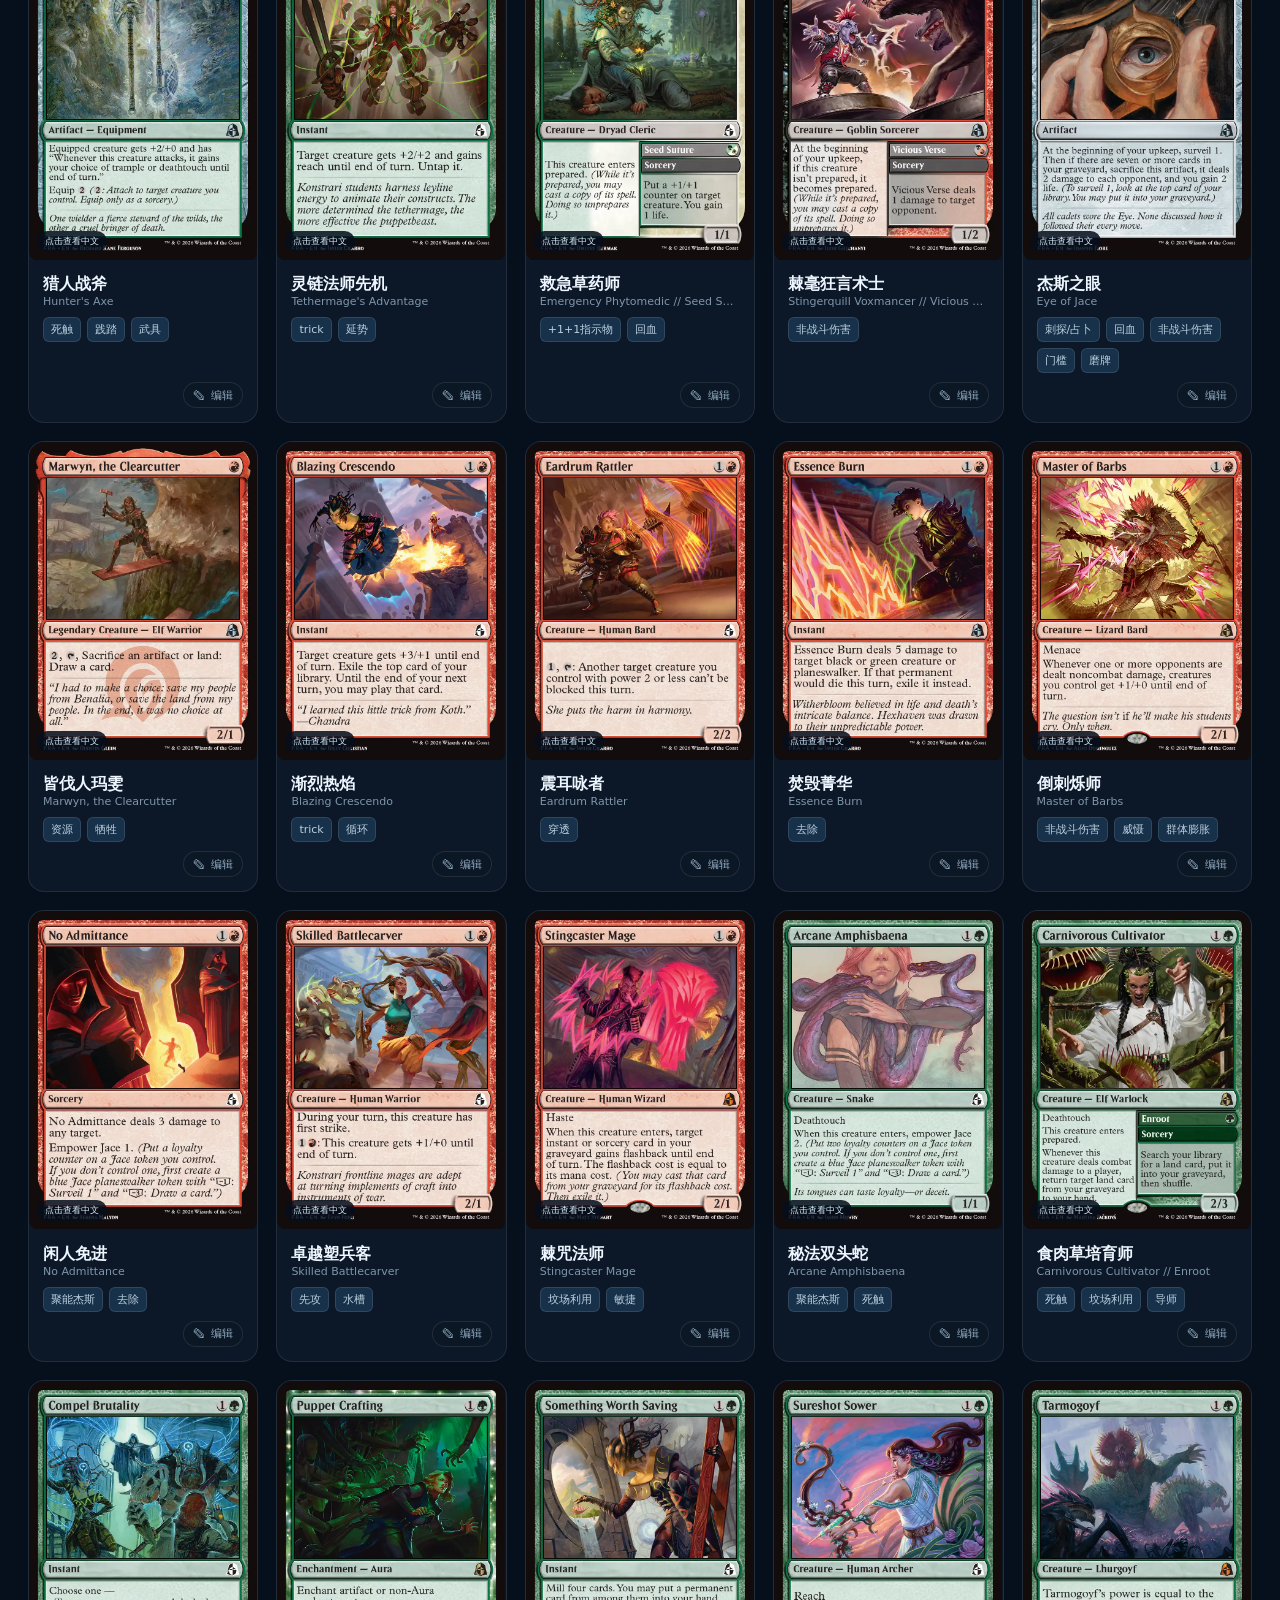
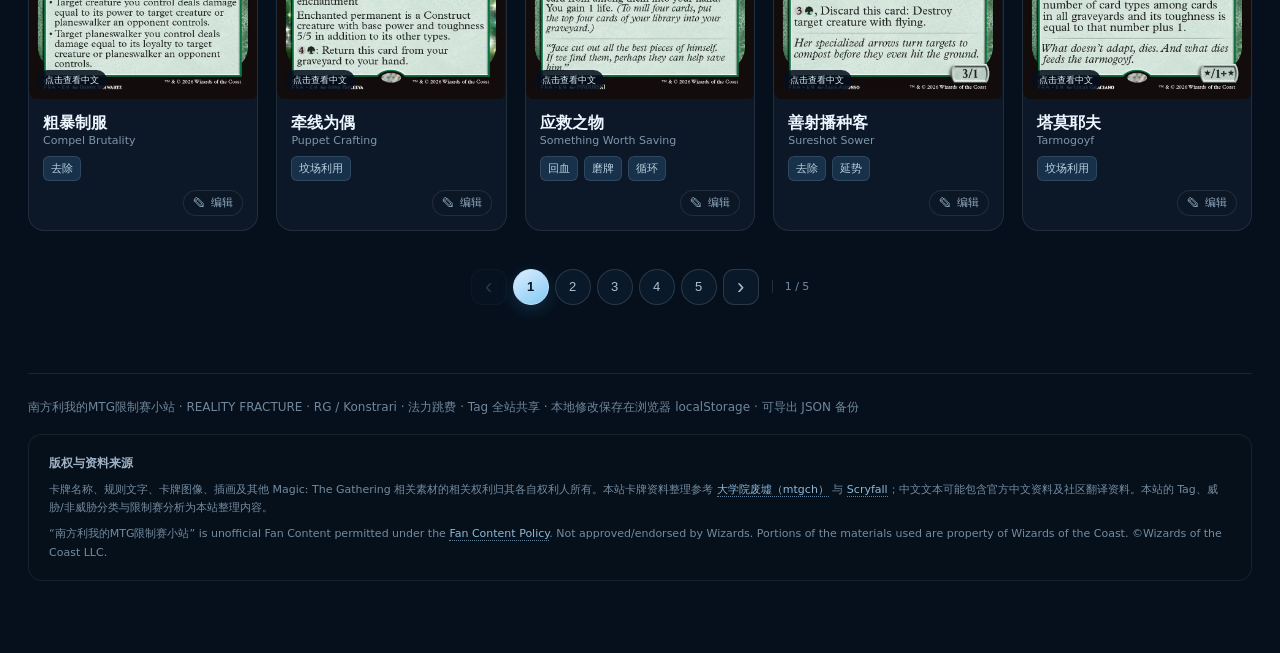
<file: pages/rg.html>
<!doctype html><html lang="zh-CN"><head><meta charset="utf-8"><meta name="viewport" content="width=device-width,initial-scale=1"><title>红绿 · RG｜南方利我的MTG限制赛小站</title><link rel="stylesheet" href="../css/style.css"></head><body class="pair-page pair-page-rg"><div class="wrap"><nav class="nav"><div class="brand">南方利我的MTG限制赛小站</div><a class="back" href="../index.html">← 返回环境首页</a></nav>
<header class="hero pair-hero pair-theme-rg"><div class="pair-hero-copy"><div class="eyebrow">Reality Fracture · Draft Archetype / RG</div><h1><span class="gradient">红绿 · RG</span></h1><div class="pair-archetype-name">Konstrari · 法力跳费</div><p class="lead">制造 Heartwood 等额外法力资源，提前施放高费生物，以更重的曲线换取尺寸与终结能力。</p><div class="hero-keywords"><span>Heartwood</span><span>Ramp</span><span>大生物</span></div></div><aside class="identity"><div class="mana" aria-label="RG 法术力颜色"><img class="mana-symbol" src="../assets/mana/R.png" alt="R" aria-hidden="true"><img class="mana-symbol" src="../assets/mana/G.png" alt="G" aria-hidden="true"></div><strong>Konstrari · 法力跳费</strong><p>卡池按实际可支付费用计算；混血、备法副面与无色牌均按施放路径判断。Tag 与威胁状态按卡号全站同步。</p><div class="identity-fracture"></div></aside></header>
<div class="stats"><div class="stat"><b id="count">0</b><span>RG 卡池</span></div><div class="stat"><b id="threats">0</b><span>威胁</span></div><div class="stat"><b id="nonthreats">0</b><span>非威胁</span></div><div class="stat"><b id="creatures">0</b><span>生物</span></div><div class="stat"><b id="unclassified">0</b><span>未分类</span></div></div>
<section class="section archetype-section pair-theme-rg"><div class="section-head"><div><div class="eyebrow">ARCHETYPE NOTES</div><h2>Konstrari · 法力跳费</h2><p class="note">依据 Reality Fracture 官方售前指南与系列设计文章整理；作为轮抽方向提示，不替代你的人工单卡评价。</p></div></div><div class="archetype"><div class="box"><small>01 / HEARTWOOD 跳费</small><h3>Heartwood 跳费</h3><p>额外法力让红绿比正常曲线更早部署大型生物。Heartwood 既是资源，也是这个体系从中期跨入终局的桥梁。</p></div><div class="box"><small>02 / 尺寸压制</small><h3>尺寸压制</h3><p>跳费的意义是把法力兑现成更大的战场。高费生物、践踏与高质量进场效果是主要回报。</p></div><div class="box"><small>03 / 构筑提醒</small><h3>构筑提醒</h3><p>可以比普通 Limited 套牌更重，但仍需要早期动作。Ramp 数量不足时，过多六费牌会让起手非常笨重。</p></div></div></section>
<section class="section"><div class="section-head"><div><h2>卡池浏览</h2><p class="note">一级分类：全部 / 威胁 / 非威胁。二级筛选可跨颜色、稀有度、类别组合。</p></div><div><span id="shown" class="note"></span> <button class="ghost" id="resetRatings">恢复默认评价</button></div></div>
<div class="toolbar" id="filters"><div class="filter-row"><span class="filter-label">分类</span><button class="primary active" data-primary="all">全部</button><button class="primary" data-primary="threat">威胁</button><button class="primary" data-primary="nonthreat">非威胁</button><button class="primary" data-primary="land">地</button><button type="button" class="advanced-filter-toggle compact" data-toggle-advanced aria-expanded="false">详细检索 <span>＋</span></button></div><div class="advanced-filters" data-advanced-panel hidden><div class="filter-row"><span class="filter-label">颜色</span><button data-filter-group="colors" data-value="R">红</button><button data-filter-group="colors" data-value="G">绿</button><button data-filter-group="colors" data-value="RG">红绿/混血</button><span class="filter-label">稀有度</span><button data-filter-group="rarities" data-value="common">C</button><button data-filter-group="rarities" data-value="uncommon">U</button><button data-filter-group="rarities" data-value="rare">R</button><button data-filter-group="rarities" data-value="mythic">M</button></div><div class="filter-row"><span class="filter-label">类别</span><button data-full-type="creature">生物</button><button data-full-type="sorcery">法术</button><button data-full-type="instant">瞬间</button><button data-full-type="artifact">神器</button><button data-full-type="enchantment">结界</button><button data-full-type="planeswalker">鹏洛客</button><button data-full-type="land">地</button></div><div class="filter-row mana-value-filter"><span class="filter-label">费用</span><button data-filter-group="costs" data-value="0">0</button><button data-filter-group="costs" data-value="1">1</button><button data-filter-group="costs" data-value="2">2</button><button data-filter-group="costs" data-value="3">3</button><button data-filter-group="costs" data-value="4">4</button><button data-filter-group="costs" data-value="5">5</button><button data-filter-group="costs" data-value="6+">6+</button><button data-clear-secondary>清除二级筛选</button><input class="search" data-search placeholder="搜索卡名 / 规则文本 / Tag"></div><div class="filter-row tag-filter-row"><span class="filter-label">Tag</span><div id="tagFilters" class="tag-filter-list"></div><select id="tagMode" class="tag-mode" title="多 Tag 组合方式"><option value="and">全部满足</option><option value="or">任一满足</option></select><button type="button" id="manageTags">管理 Tag 库</button></div></div></div><div class="pager-top"><label>每页 <select id="pageSize"><option>10</option><option selected>25</option><option>50</option></select> 张</label><span id="pageInfo"></span></div><div class="cards" id="cards"></div><div class="pagination" id="pagination"></div></section>
<datalist id="tagVocabulary"></datalist><div class="tag-modal" id="tagModal" hidden><div class="tag-modal-card"><div class="tag-modal-head"><div><h3>Tag 库管理</h3><p>新增、重命名或删除 Tag；重命名/删除会同步当前 RG 卡池。</p></div><button type="button" id="closeTagModal" class="tag-modal-close">×</button></div><div class="tag-add-row"><input id="newLibraryTag" placeholder="输入新 Tag"><button type="button" id="addLibraryTag">添加</button></div><div id="tagLibraryEditor" class="tag-library-editor"></div><div class="tag-backup-row"><button type="button" id="exportTagBackup">导出 Tag 备份 JSON</button><button type="button" id="importTagBackup" class="ghost">导入 Tag 备份 JSON</button><input type="file" id="tagBackupFile" accept="application/json,.json" hidden><small>一次备份全站 Tag 库、所有卡牌 Tag 与各色组评价；以后不需要每个页面分别导出。</small></div><div class="tag-modal-foot"><button type="button" id="restoreTagLibrary" class="ghost">恢复默认 Tag 库</button><button type="button" id="doneTagModal">完成</button></div></div></div><div class="footer">南方利我的MTG限制赛小站 · REALITY FRACTURE · RG / Konstrari · 法力跳费 · Tag 全站共享 · 本地修改保存在浏览器 localStorage · 可导出 JSON 备份</div><div class="legal-footer"><p><strong>版权与资料来源</strong></p><p>卡牌名称、规则文字、卡牌图像、插画及其他 Magic: The Gathering 相关素材的相关权利归其各自权利人所有。本站卡牌资料整理参考 <a href="https://mtgch.com/" target="_blank" rel="noopener noreferrer">大学院废墟（mtgch）</a> 与 <a href="https://scryfall.com/" target="_blank" rel="noopener noreferrer">Scryfall</a>；中文文本可能包含官方中文资料及社区翻译资料。本站的 Tag、威胁/非威胁分类与限制赛分析为本站整理内容。</p><p>“南方利我的MTG限制赛小站” is unofficial Fan Content permitted under the <a href="https://company.wizards.com/zh-Hans/legal/fancontentpolicy" target="_blank" rel="noopener noreferrer">Fan Content Policy</a>. Not approved/endorsed by Wizards. Portions of the materials used are property of Wizards of the Coast. ©Wizards of the Coast LLC.</p></div></div>
<script src="../data/cards.js"></script><script src="../data/ratings.js"></script><script src="../js/cards.js"></script><script src="../js/tags.js"></script><script src="../js/filters.js"></script><script src="../js/charts.js"></script>
<script src="../js/pair-page.js"></script></body></html>
</file>
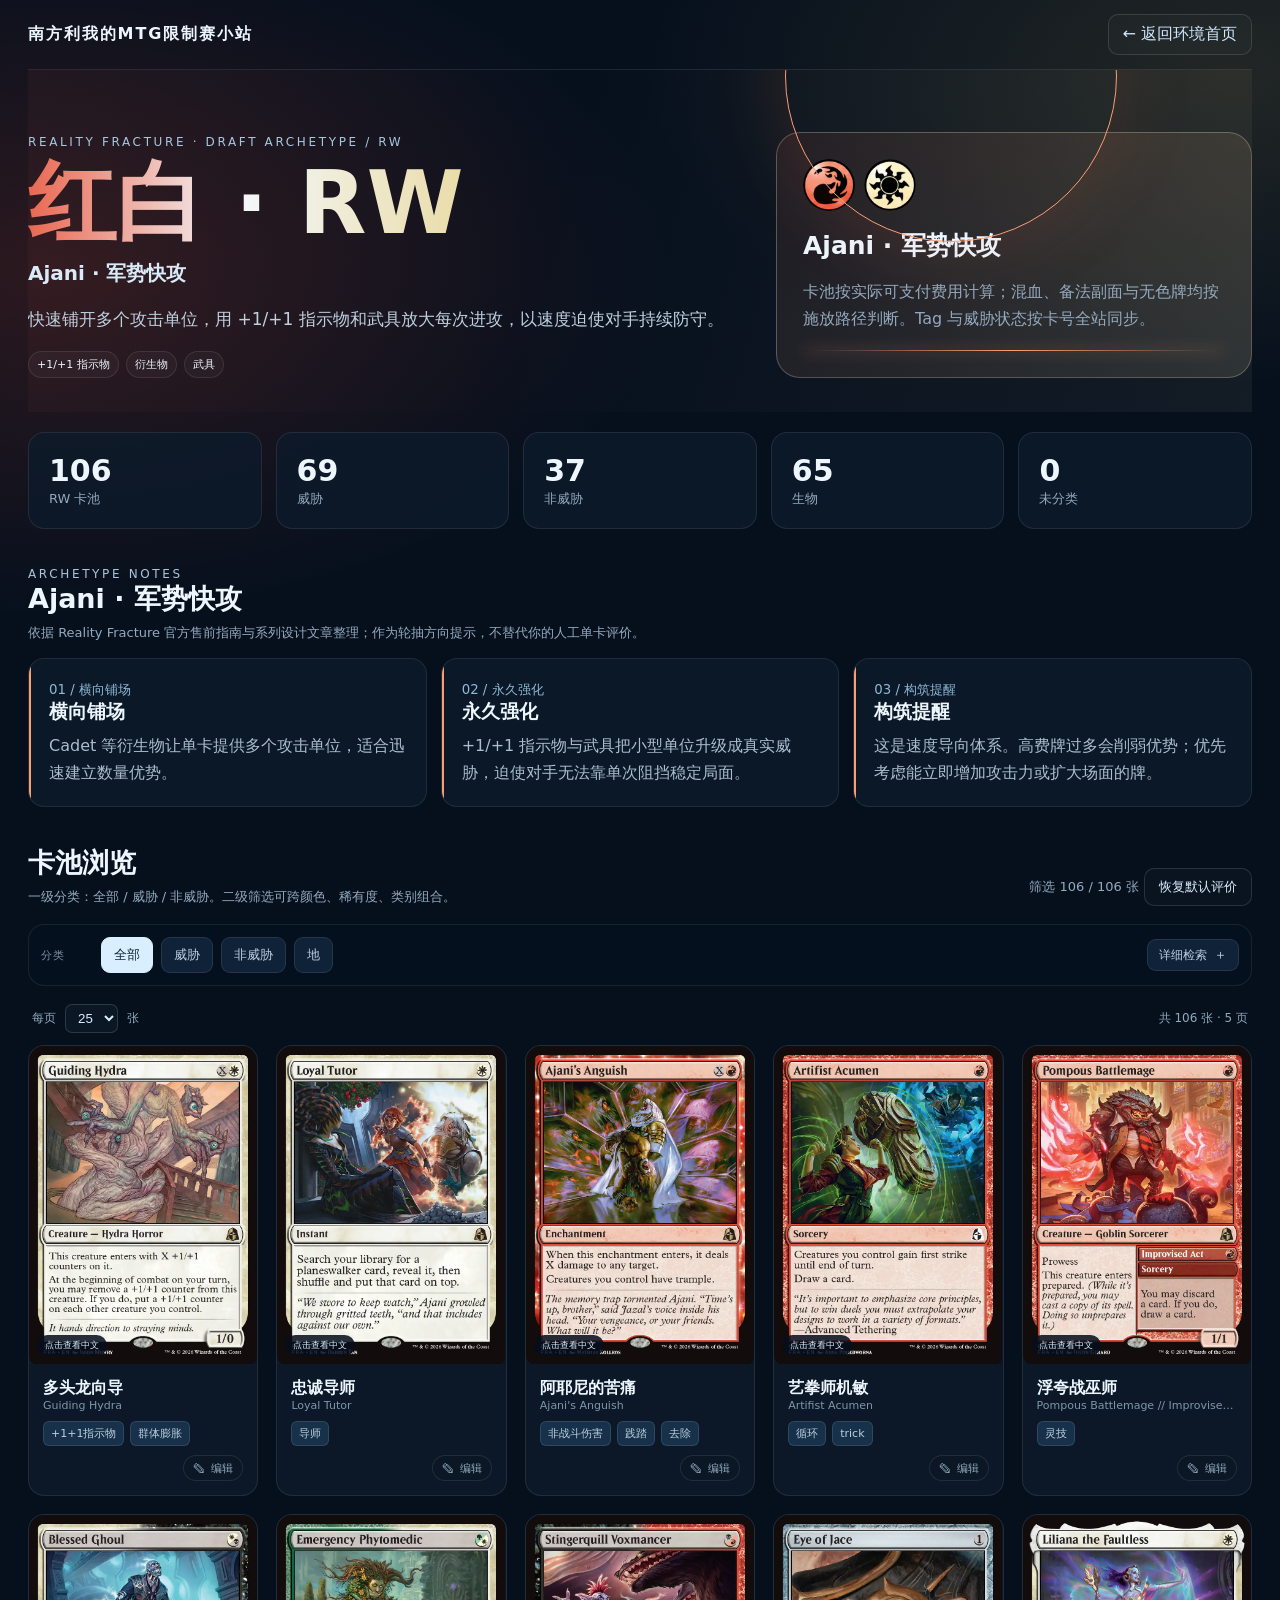
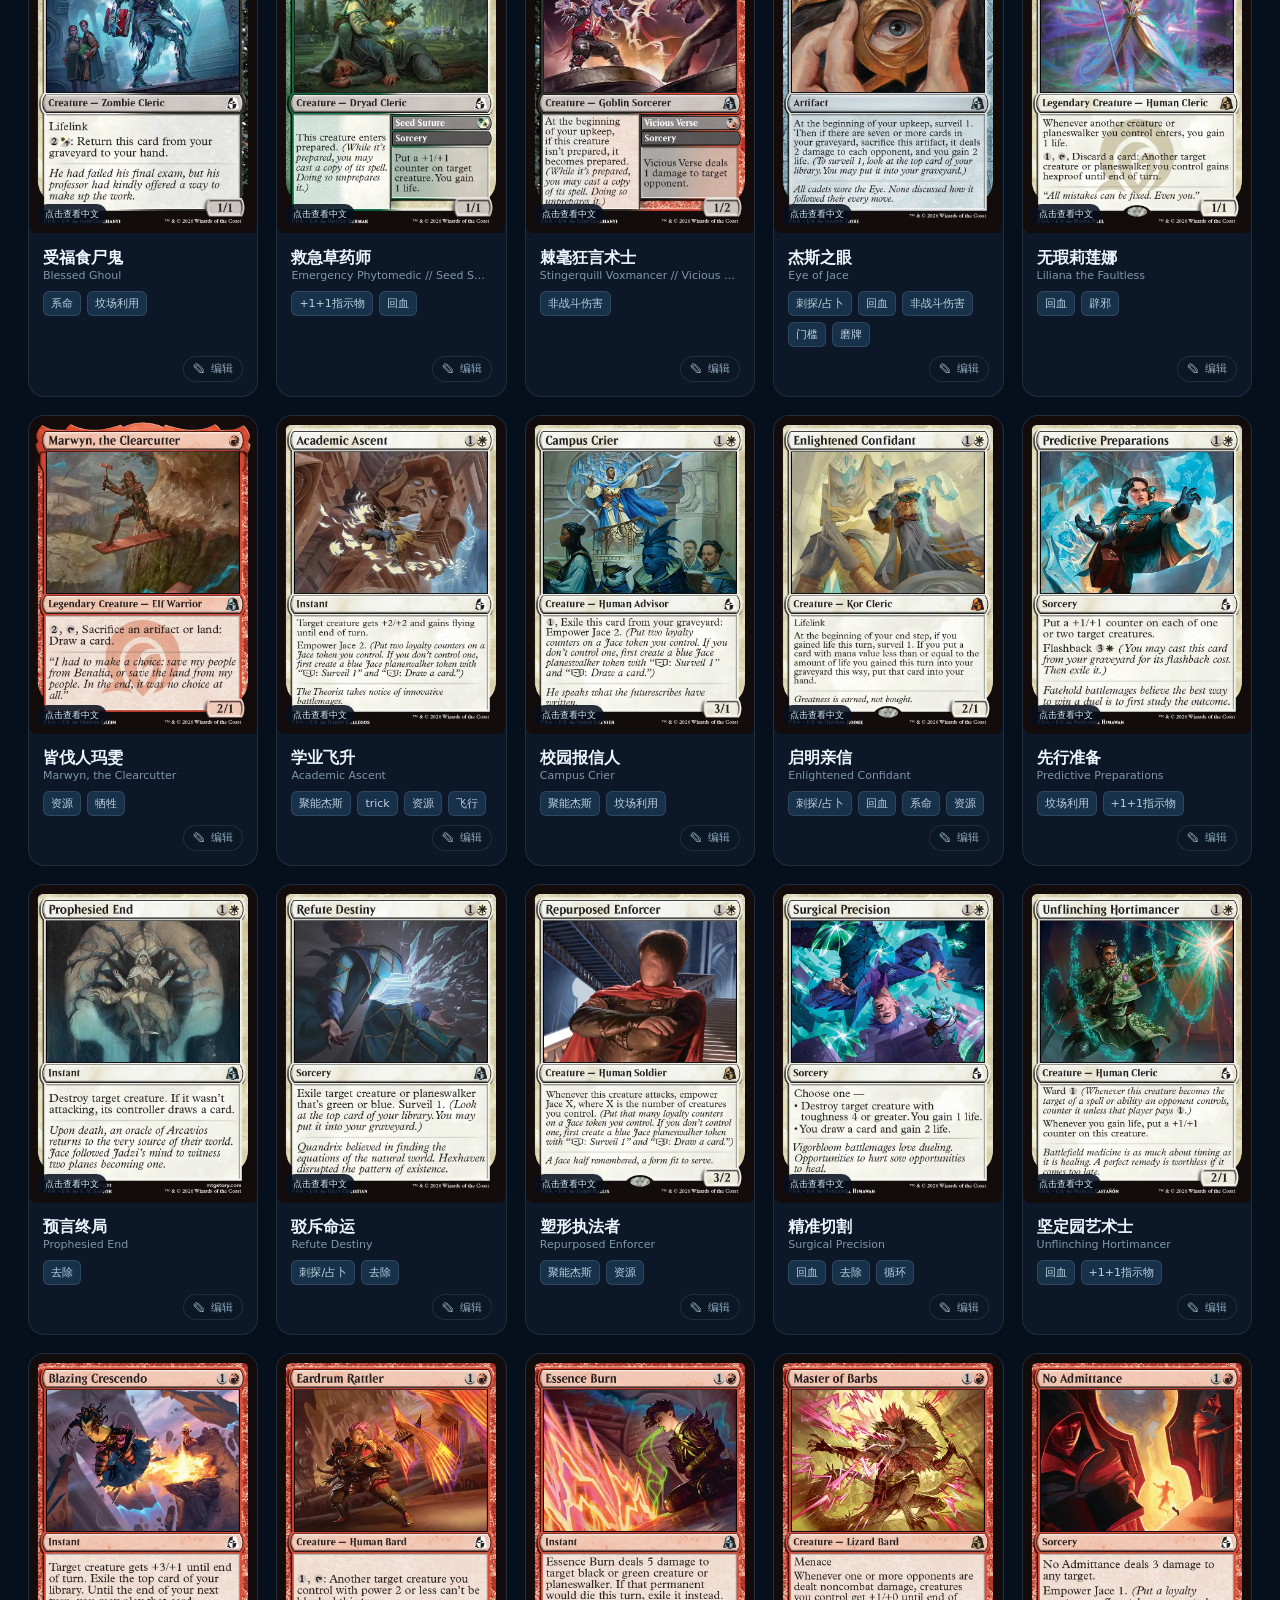
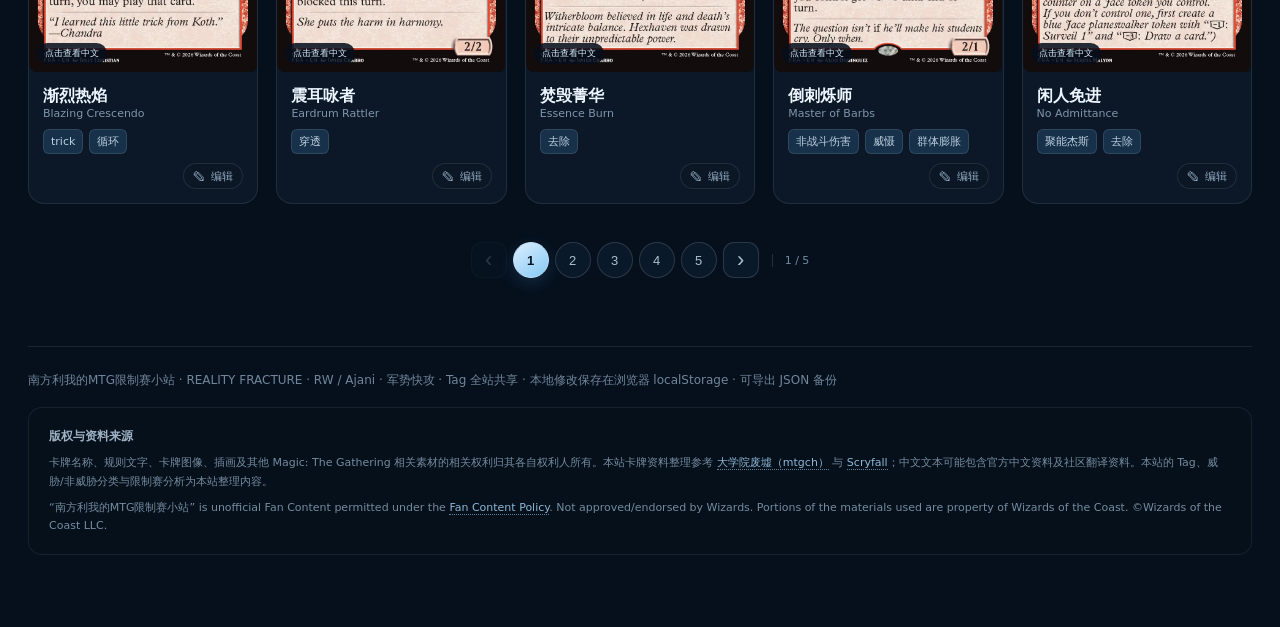
<file: pages/rw.html>
<!doctype html><html lang="zh-CN"><head><meta charset="utf-8"><meta name="viewport" content="width=device-width,initial-scale=1"><title>红白 · RW｜南方利我的MTG限制赛小站</title><link rel="stylesheet" href="../css/style.css"></head><body class="pair-page pair-page-rw"><div class="wrap"><nav class="nav"><div class="brand">南方利我的MTG限制赛小站</div><a class="back" href="../index.html">← 返回环境首页</a></nav>
<header class="hero pair-hero pair-theme-rw"><div class="pair-hero-copy"><div class="eyebrow">Reality Fracture · Draft Archetype / RW</div><h1><span class="gradient">红白 · RW</span></h1><div class="pair-archetype-name">Ajani · 军势快攻</div><p class="lead">快速铺开多个攻击单位，用 +1/+1 指示物和武具放大每次进攻，以速度迫使对手持续防守。</p><div class="hero-keywords"><span>+1/+1 指示物</span><span>衍生物</span><span>武具</span></div></div><aside class="identity"><div class="mana" aria-label="RW 法术力颜色"><img class="mana-symbol" src="../assets/mana/R.png" alt="R" aria-hidden="true"><img class="mana-symbol" src="../assets/mana/W.png" alt="W" aria-hidden="true"></div><strong>Ajani · 军势快攻</strong><p>卡池按实际可支付费用计算；混血、备法副面与无色牌均按施放路径判断。Tag 与威胁状态按卡号全站同步。</p><div class="identity-fracture"></div></aside></header>
<div class="stats"><div class="stat"><b id="count">0</b><span>RW 卡池</span></div><div class="stat"><b id="threats">0</b><span>威胁</span></div><div class="stat"><b id="nonthreats">0</b><span>非威胁</span></div><div class="stat"><b id="creatures">0</b><span>生物</span></div><div class="stat"><b id="unclassified">0</b><span>未分类</span></div></div>
<section class="section archetype-section pair-theme-rw"><div class="section-head"><div><div class="eyebrow">ARCHETYPE NOTES</div><h2>Ajani · 军势快攻</h2><p class="note">依据 Reality Fracture 官方售前指南与系列设计文章整理；作为轮抽方向提示，不替代你的人工单卡评价。</p></div></div><div class="archetype"><div class="box"><small>01 / 横向铺场</small><h3>横向铺场</h3><p>Cadet 等衍生物让单卡提供多个攻击单位，适合迅速建立数量优势。</p></div><div class="box"><small>02 / 永久强化</small><h3>永久强化</h3><p>+1/+1 指示物与武具把小型单位升级成真实威胁，迫使对手无法靠单次阻挡稳定局面。</p></div><div class="box"><small>03 / 构筑提醒</small><h3>构筑提醒</h3><p>这是速度导向体系。高费牌过多会削弱优势；优先考虑能立即增加攻击力或扩大场面的牌。</p></div></div></section>
<section class="section"><div class="section-head"><div><h2>卡池浏览</h2><p class="note">一级分类：全部 / 威胁 / 非威胁。二级筛选可跨颜色、稀有度、类别组合。</p></div><div><span id="shown" class="note"></span> <button class="ghost" id="resetRatings">恢复默认评价</button></div></div>
<div class="toolbar" id="filters"><div class="filter-row"><span class="filter-label">分类</span><button class="primary active" data-primary="all">全部</button><button class="primary" data-primary="threat">威胁</button><button class="primary" data-primary="nonthreat">非威胁</button><button class="primary" data-primary="land">地</button><button type="button" class="advanced-filter-toggle compact" data-toggle-advanced aria-expanded="false">详细检索 <span>＋</span></button></div><div class="advanced-filters" data-advanced-panel hidden><div class="filter-row"><span class="filter-label">颜色</span><button data-filter-group="colors" data-value="R">红</button><button data-filter-group="colors" data-value="W">白</button><button data-filter-group="colors" data-value="RW">红白/混血</button><span class="filter-label">稀有度</span><button data-filter-group="rarities" data-value="common">C</button><button data-filter-group="rarities" data-value="uncommon">U</button><button data-filter-group="rarities" data-value="rare">R</button><button data-filter-group="rarities" data-value="mythic">M</button></div><div class="filter-row"><span class="filter-label">类别</span><button data-full-type="creature">生物</button><button data-full-type="sorcery">法术</button><button data-full-type="instant">瞬间</button><button data-full-type="artifact">神器</button><button data-full-type="enchantment">结界</button><button data-full-type="planeswalker">鹏洛客</button><button data-full-type="land">地</button></div><div class="filter-row mana-value-filter"><span class="filter-label">费用</span><button data-filter-group="costs" data-value="0">0</button><button data-filter-group="costs" data-value="1">1</button><button data-filter-group="costs" data-value="2">2</button><button data-filter-group="costs" data-value="3">3</button><button data-filter-group="costs" data-value="4">4</button><button data-filter-group="costs" data-value="5">5</button><button data-filter-group="costs" data-value="6+">6+</button><button data-clear-secondary>清除二级筛选</button><input class="search" data-search placeholder="搜索卡名 / 规则文本 / Tag"></div><div class="filter-row tag-filter-row"><span class="filter-label">Tag</span><div id="tagFilters" class="tag-filter-list"></div><select id="tagMode" class="tag-mode" title="多 Tag 组合方式"><option value="and">全部满足</option><option value="or">任一满足</option></select><button type="button" id="manageTags">管理 Tag 库</button></div></div></div><div class="pager-top"><label>每页 <select id="pageSize"><option>10</option><option selected>25</option><option>50</option></select> 张</label><span id="pageInfo"></span></div><div class="cards" id="cards"></div><div class="pagination" id="pagination"></div></section>
<datalist id="tagVocabulary"></datalist><div class="tag-modal" id="tagModal" hidden><div class="tag-modal-card"><div class="tag-modal-head"><div><h3>Tag 库管理</h3><p>新增、重命名或删除 Tag；重命名/删除会同步当前 RW 卡池。</p></div><button type="button" id="closeTagModal" class="tag-modal-close">×</button></div><div class="tag-add-row"><input id="newLibraryTag" placeholder="输入新 Tag"><button type="button" id="addLibraryTag">添加</button></div><div id="tagLibraryEditor" class="tag-library-editor"></div><div class="tag-backup-row"><button type="button" id="exportTagBackup">导出 Tag 备份 JSON</button><button type="button" id="importTagBackup" class="ghost">导入 Tag 备份 JSON</button><input type="file" id="tagBackupFile" accept="application/json,.json" hidden><small>一次备份全站 Tag 库、所有卡牌 Tag 与各色组评价；以后不需要每个页面分别导出。</small></div><div class="tag-modal-foot"><button type="button" id="restoreTagLibrary" class="ghost">恢复默认 Tag 库</button><button type="button" id="doneTagModal">完成</button></div></div></div><div class="footer">南方利我的MTG限制赛小站 · REALITY FRACTURE · RW / Ajani · 军势快攻 · Tag 全站共享 · 本地修改保存在浏览器 localStorage · 可导出 JSON 备份</div><div class="legal-footer"><p><strong>版权与资料来源</strong></p><p>卡牌名称、规则文字、卡牌图像、插画及其他 Magic: The Gathering 相关素材的相关权利归其各自权利人所有。本站卡牌资料整理参考 <a href="https://mtgch.com/" target="_blank" rel="noopener noreferrer">大学院废墟（mtgch）</a> 与 <a href="https://scryfall.com/" target="_blank" rel="noopener noreferrer">Scryfall</a>；中文文本可能包含官方中文资料及社区翻译资料。本站的 Tag、威胁/非威胁分类与限制赛分析为本站整理内容。</p><p>“南方利我的MTG限制赛小站” is unofficial Fan Content permitted under the <a href="https://company.wizards.com/zh-Hans/legal/fancontentpolicy" target="_blank" rel="noopener noreferrer">Fan Content Policy</a>. Not approved/endorsed by Wizards. Portions of the materials used are property of Wizards of the Coast. ©Wizards of the Coast LLC.</p></div></div>
<script src="../data/cards.js"></script><script src="../data/ratings.js"></script><script src="../js/cards.js"></script><script src="../js/tags.js"></script><script src="../js/filters.js"></script><script src="../js/charts.js"></script>
<script src="../js/pair-page.js"></script></body></html>
</file>
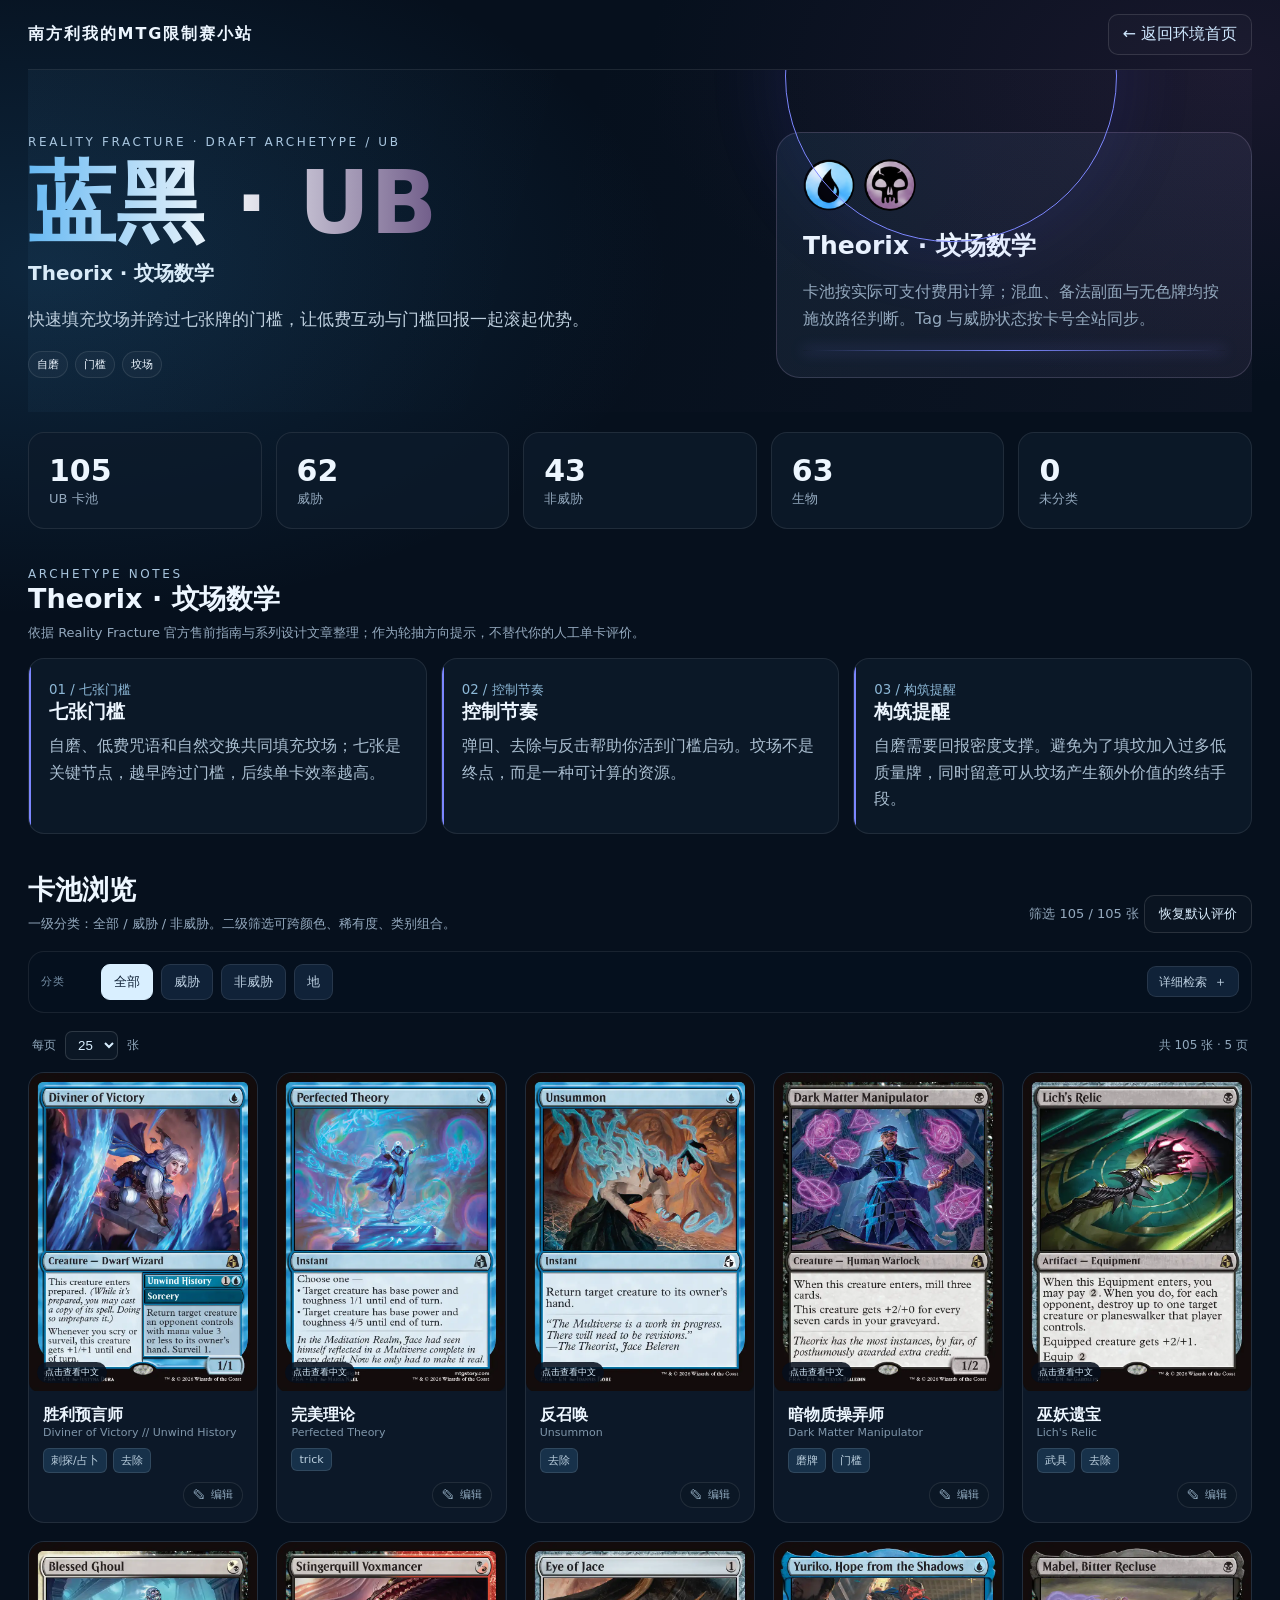
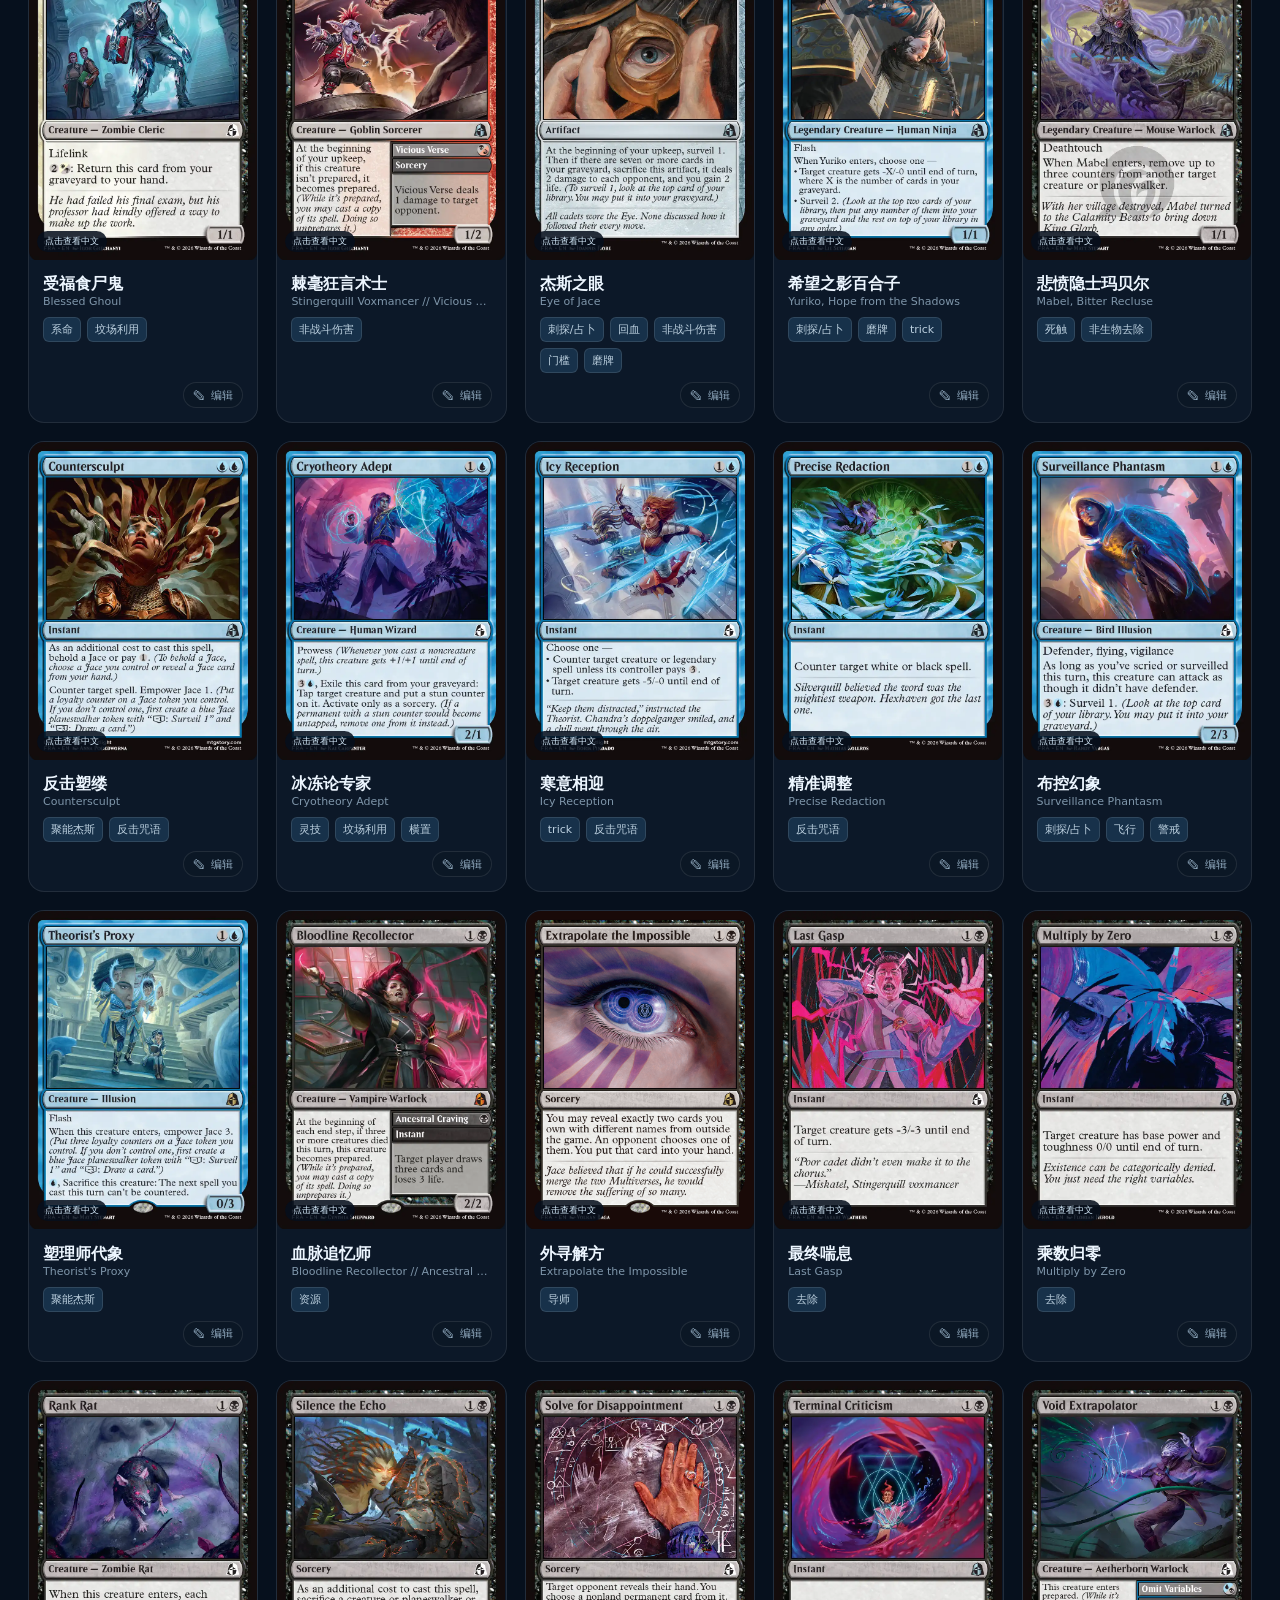
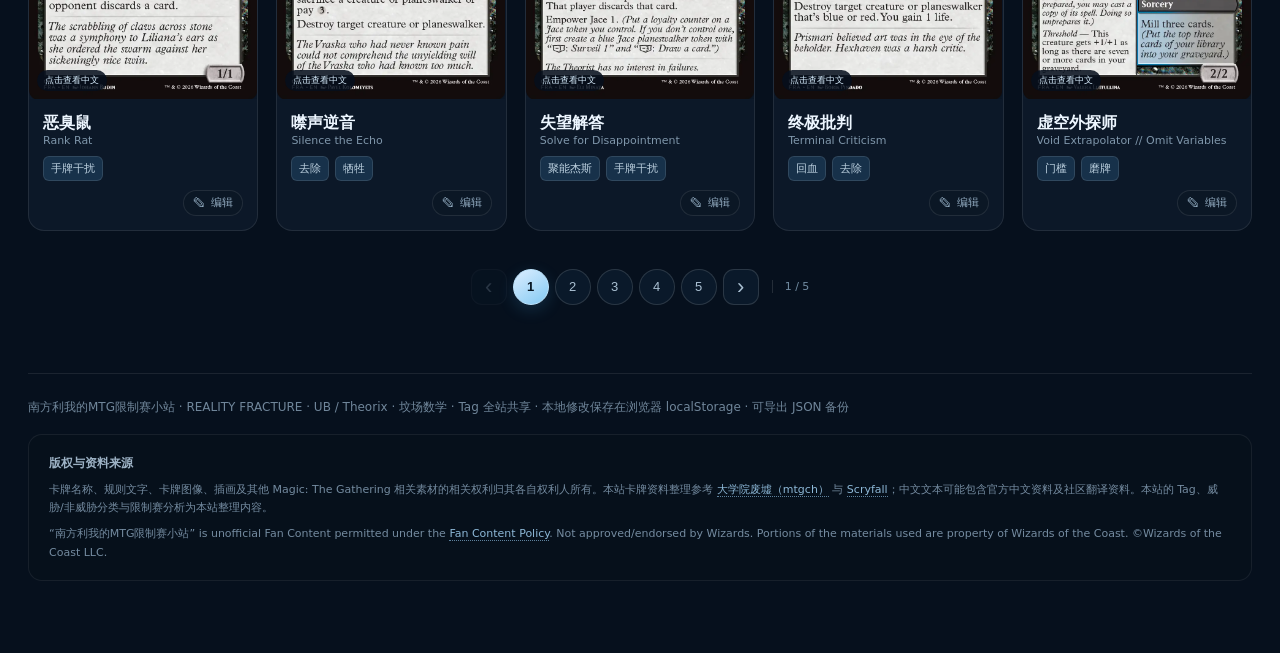
<file: pages/ub.html>
<!doctype html><html lang="zh-CN"><head><meta charset="utf-8"><meta name="viewport" content="width=device-width,initial-scale=1"><title>蓝黑 · UB｜南方利我的MTG限制赛小站</title><link rel="stylesheet" href="../css/style.css"></head><body class="pair-page pair-page-ub"><div class="wrap"><nav class="nav"><div class="brand">南方利我的MTG限制赛小站</div><a class="back" href="../index.html">← 返回环境首页</a></nav>
<header class="hero pair-hero pair-theme-ub"><div class="pair-hero-copy"><div class="eyebrow">Reality Fracture · Draft Archetype / UB</div><h1><span class="gradient">蓝黑 · UB</span></h1><div class="pair-archetype-name">Theorix · 坟场数学</div><p class="lead">快速填充坟场并跨过七张牌的门槛，让低费互动与门槛回报一起滚起优势。</p><div class="hero-keywords"><span>自磨</span><span>门槛</span><span>坟场</span></div></div><aside class="identity"><div class="mana" aria-label="UB 法术力颜色"><img class="mana-symbol" src="../assets/mana/U.png" alt="U" aria-hidden="true"><img class="mana-symbol" src="../assets/mana/B.png" alt="B" aria-hidden="true"></div><strong>Theorix · 坟场数学</strong><p>卡池按实际可支付费用计算；混血、备法副面与无色牌均按施放路径判断。Tag 与威胁状态按卡号全站同步。</p><div class="identity-fracture"></div></aside></header>
<div class="stats"><div class="stat"><b id="count">0</b><span>UB 卡池</span></div><div class="stat"><b id="threats">0</b><span>威胁</span></div><div class="stat"><b id="nonthreats">0</b><span>非威胁</span></div><div class="stat"><b id="creatures">0</b><span>生物</span></div><div class="stat"><b id="unclassified">0</b><span>未分类</span></div></div>
<section class="section archetype-section pair-theme-ub"><div class="section-head"><div><div class="eyebrow">ARCHETYPE NOTES</div><h2>Theorix · 坟场数学</h2><p class="note">依据 Reality Fracture 官方售前指南与系列设计文章整理；作为轮抽方向提示，不替代你的人工单卡评价。</p></div></div><div class="archetype"><div class="box"><small>01 / 七张门槛</small><h3>七张门槛</h3><p>自磨、低费咒语和自然交换共同填充坟场；七张是关键节点，越早跨过门槛，后续单卡效率越高。</p></div><div class="box"><small>02 / 控制节奏</small><h3>控制节奏</h3><p>弹回、去除与反击帮助你活到门槛启动。坟场不是终点，而是一种可计算的资源。</p></div><div class="box"><small>03 / 构筑提醒</small><h3>构筑提醒</h3><p>自磨需要回报密度支撑。避免为了填坟加入过多低质量牌，同时留意可从坟场产生额外价值的终结手段。</p></div></div></section>
<section class="section"><div class="section-head"><div><h2>卡池浏览</h2><p class="note">一级分类：全部 / 威胁 / 非威胁。二级筛选可跨颜色、稀有度、类别组合。</p></div><div><span id="shown" class="note"></span> <button class="ghost" id="resetRatings">恢复默认评价</button></div></div>
<div class="toolbar" id="filters"><div class="filter-row"><span class="filter-label">分类</span><button class="primary active" data-primary="all">全部</button><button class="primary" data-primary="threat">威胁</button><button class="primary" data-primary="nonthreat">非威胁</button><button class="primary" data-primary="land">地</button><button type="button" class="advanced-filter-toggle compact" data-toggle-advanced aria-expanded="false">详细检索 <span>＋</span></button></div><div class="advanced-filters" data-advanced-panel hidden><div class="filter-row"><span class="filter-label">颜色</span><button data-filter-group="colors" data-value="U">蓝</button><button data-filter-group="colors" data-value="B">黑</button><button data-filter-group="colors" data-value="UB">蓝黑/混血</button><span class="filter-label">稀有度</span><button data-filter-group="rarities" data-value="common">C</button><button data-filter-group="rarities" data-value="uncommon">U</button><button data-filter-group="rarities" data-value="rare">R</button><button data-filter-group="rarities" data-value="mythic">M</button></div><div class="filter-row"><span class="filter-label">类别</span><button data-full-type="creature">生物</button><button data-full-type="sorcery">法术</button><button data-full-type="instant">瞬间</button><button data-full-type="artifact">神器</button><button data-full-type="enchantment">结界</button><button data-full-type="planeswalker">鹏洛客</button><button data-full-type="land">地</button></div><div class="filter-row mana-value-filter"><span class="filter-label">费用</span><button data-filter-group="costs" data-value="0">0</button><button data-filter-group="costs" data-value="1">1</button><button data-filter-group="costs" data-value="2">2</button><button data-filter-group="costs" data-value="3">3</button><button data-filter-group="costs" data-value="4">4</button><button data-filter-group="costs" data-value="5">5</button><button data-filter-group="costs" data-value="6+">6+</button><button data-clear-secondary>清除二级筛选</button><input class="search" data-search placeholder="搜索卡名 / 规则文本 / Tag"></div><div class="filter-row tag-filter-row"><span class="filter-label">Tag</span><div id="tagFilters" class="tag-filter-list"></div><select id="tagMode" class="tag-mode" title="多 Tag 组合方式"><option value="and">全部满足</option><option value="or">任一满足</option></select><button type="button" id="manageTags">管理 Tag 库</button></div></div></div><div class="pager-top"><label>每页 <select id="pageSize"><option>10</option><option selected>25</option><option>50</option></select> 张</label><span id="pageInfo"></span></div><div class="cards" id="cards"></div><div class="pagination" id="pagination"></div></section>
<datalist id="tagVocabulary"></datalist><div class="tag-modal" id="tagModal" hidden><div class="tag-modal-card"><div class="tag-modal-head"><div><h3>Tag 库管理</h3><p>新增、重命名或删除 Tag；重命名/删除会同步当前 UB 卡池。</p></div><button type="button" id="closeTagModal" class="tag-modal-close">×</button></div><div class="tag-add-row"><input id="newLibraryTag" placeholder="输入新 Tag"><button type="button" id="addLibraryTag">添加</button></div><div id="tagLibraryEditor" class="tag-library-editor"></div><div class="tag-backup-row"><button type="button" id="exportTagBackup">导出 Tag 备份 JSON</button><button type="button" id="importTagBackup" class="ghost">导入 Tag 备份 JSON</button><input type="file" id="tagBackupFile" accept="application/json,.json" hidden><small>一次备份全站 Tag 库、所有卡牌 Tag 与各色组评价；以后不需要每个页面分别导出。</small></div><div class="tag-modal-foot"><button type="button" id="restoreTagLibrary" class="ghost">恢复默认 Tag 库</button><button type="button" id="doneTagModal">完成</button></div></div></div><div class="footer">南方利我的MTG限制赛小站 · REALITY FRACTURE · UB / Theorix · 坟场数学 · Tag 全站共享 · 本地修改保存在浏览器 localStorage · 可导出 JSON 备份</div><div class="legal-footer"><p><strong>版权与资料来源</strong></p><p>卡牌名称、规则文字、卡牌图像、插画及其他 Magic: The Gathering 相关素材的相关权利归其各自权利人所有。本站卡牌资料整理参考 <a href="https://mtgch.com/" target="_blank" rel="noopener noreferrer">大学院废墟（mtgch）</a> 与 <a href="https://scryfall.com/" target="_blank" rel="noopener noreferrer">Scryfall</a>；中文文本可能包含官方中文资料及社区翻译资料。本站的 Tag、威胁/非威胁分类与限制赛分析为本站整理内容。</p><p>“南方利我的MTG限制赛小站” is unofficial Fan Content permitted under the <a href="https://company.wizards.com/zh-Hans/legal/fancontentpolicy" target="_blank" rel="noopener noreferrer">Fan Content Policy</a>. Not approved/endorsed by Wizards. Portions of the materials used are property of Wizards of the Coast. ©Wizards of the Coast LLC.</p></div></div>
<script src="../data/cards.js"></script><script src="../data/ratings.js"></script><script src="../js/cards.js"></script><script src="../js/tags.js"></script><script src="../js/filters.js"></script><script src="../js/charts.js"></script>
<script src="../js/pair-page.js"></script></body></html>
</file>
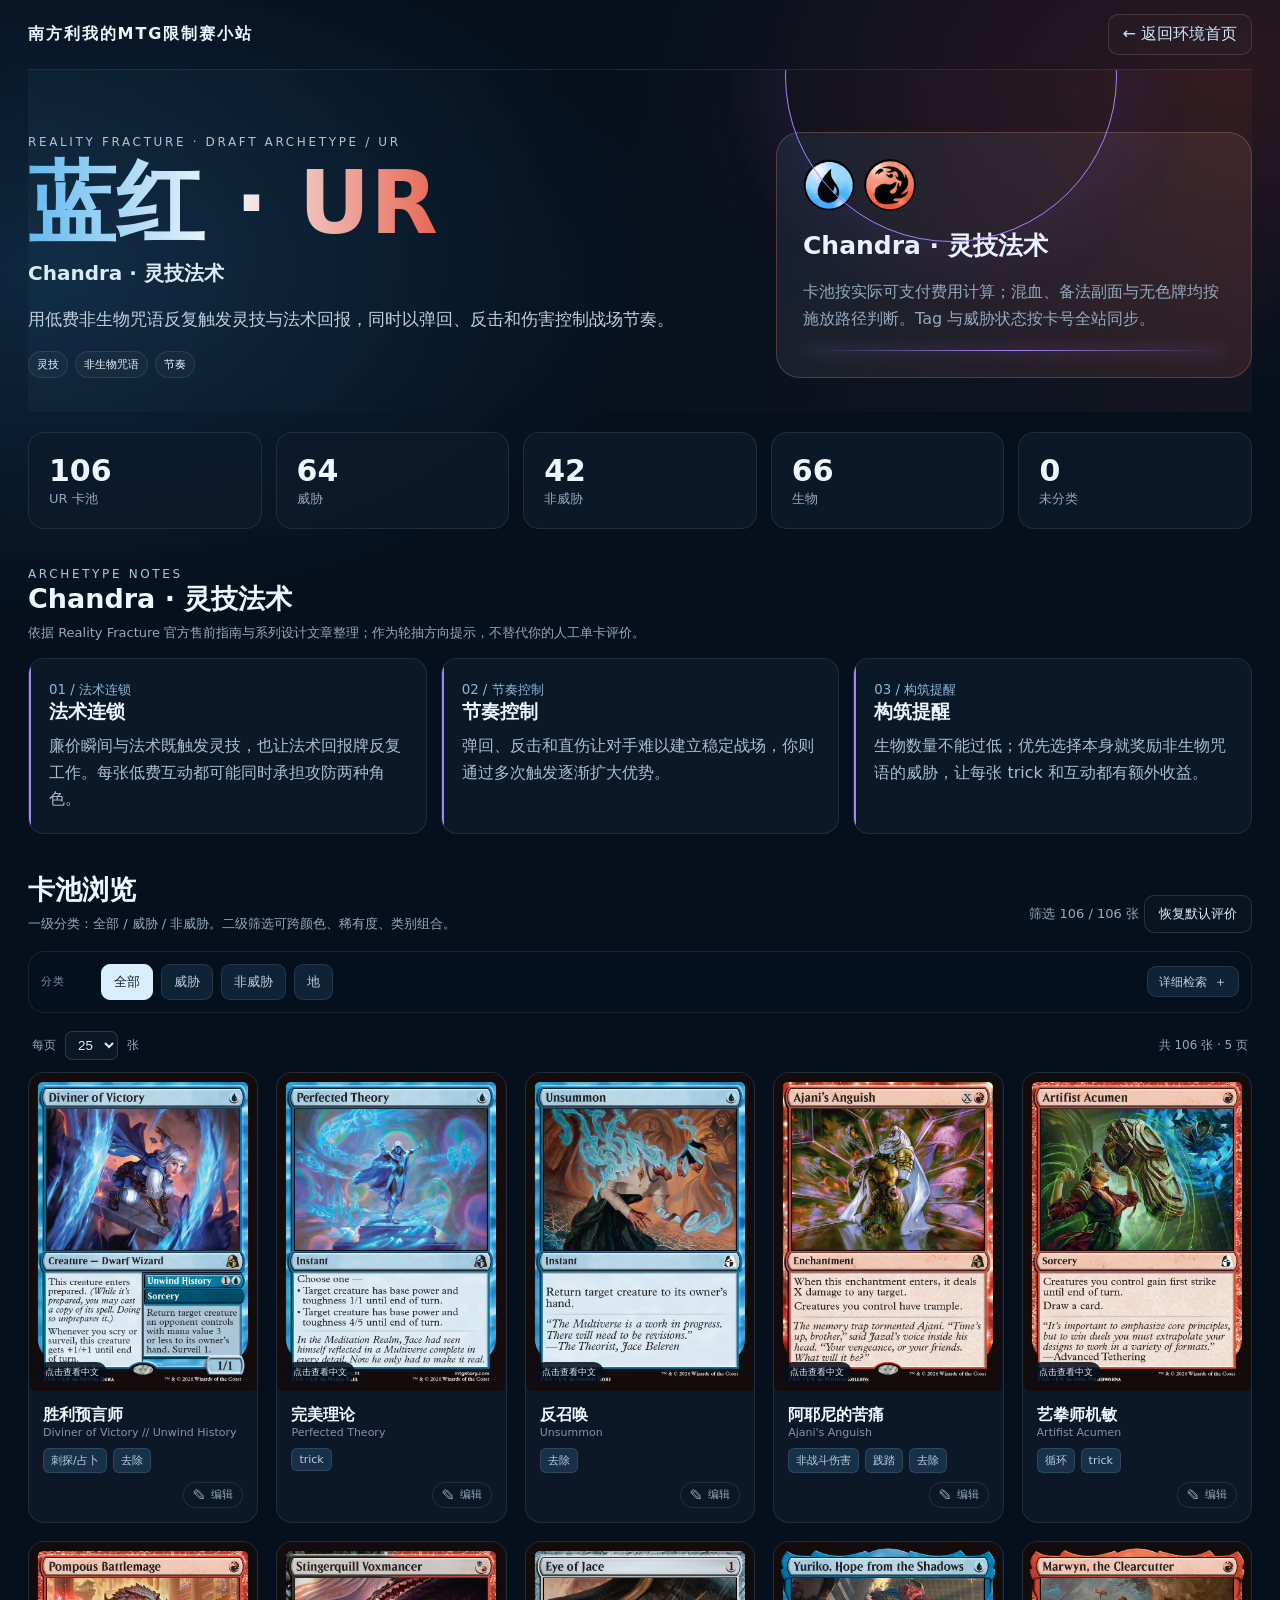
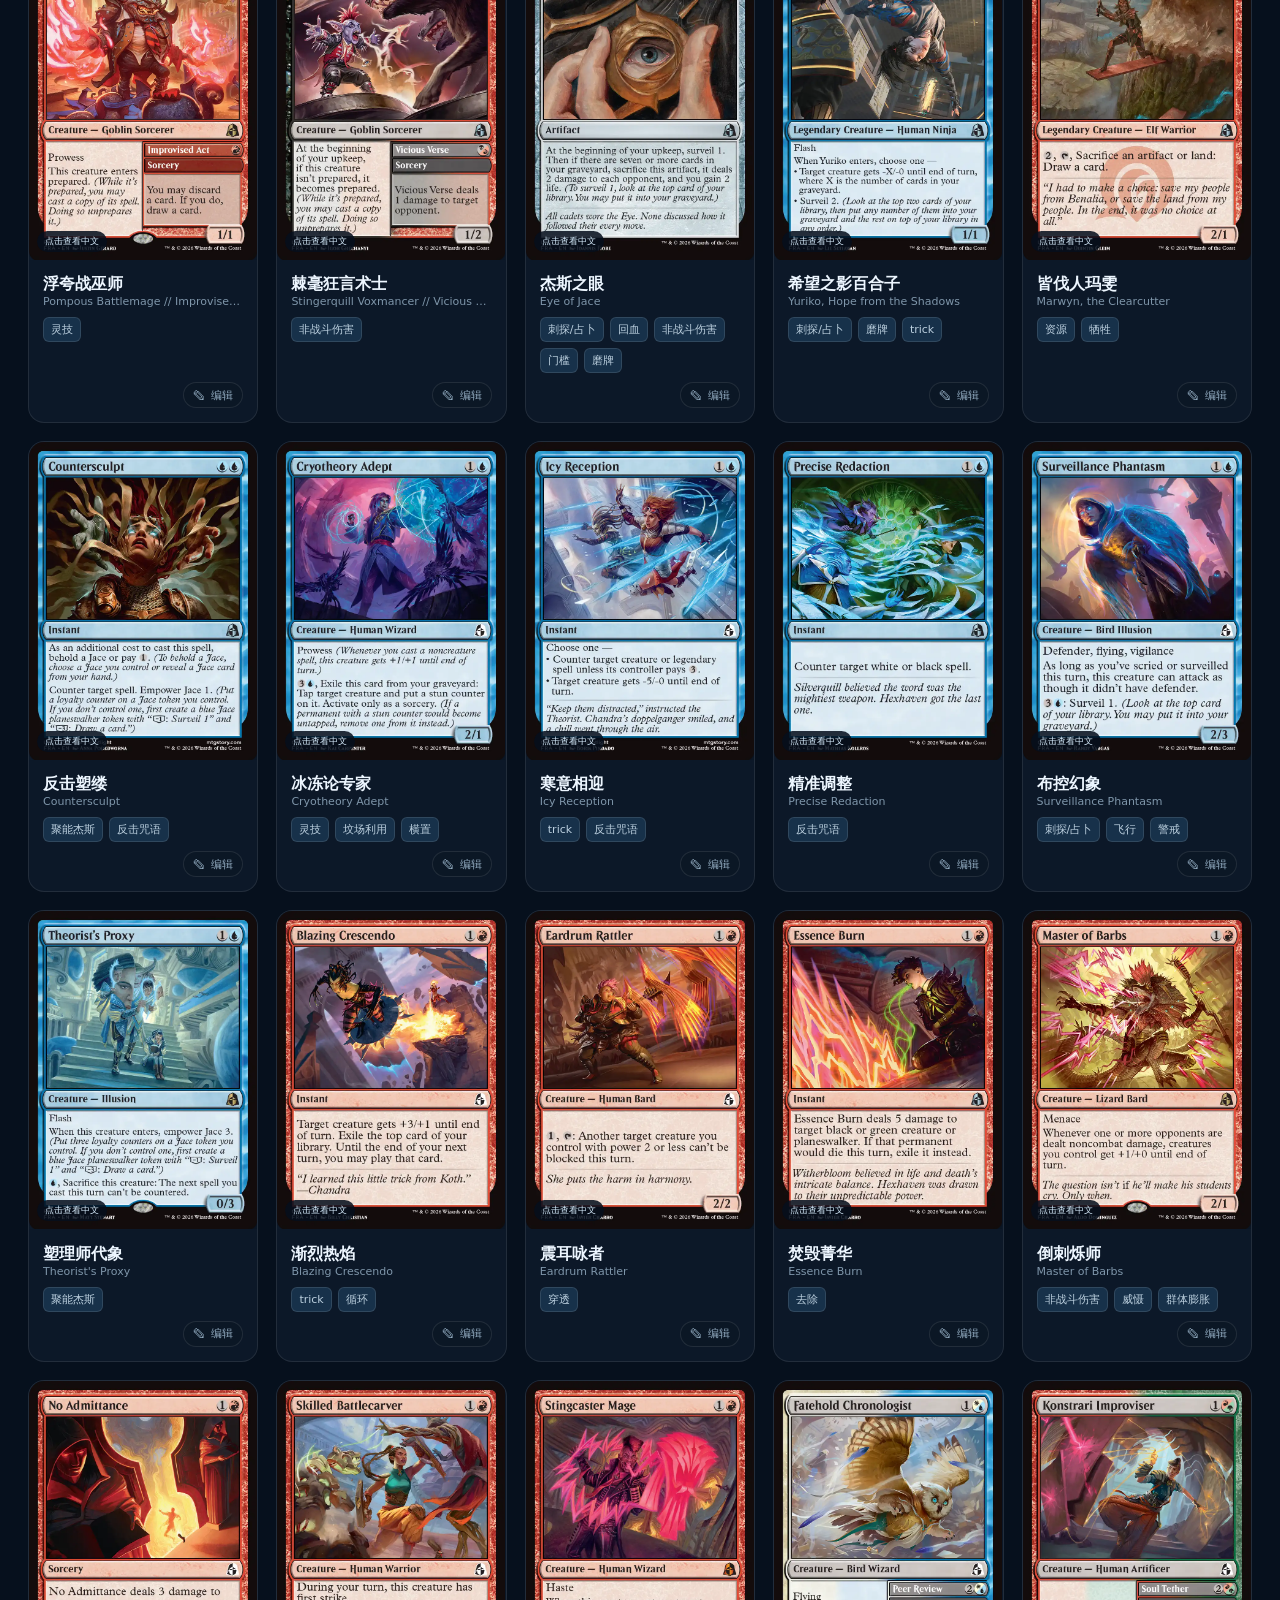
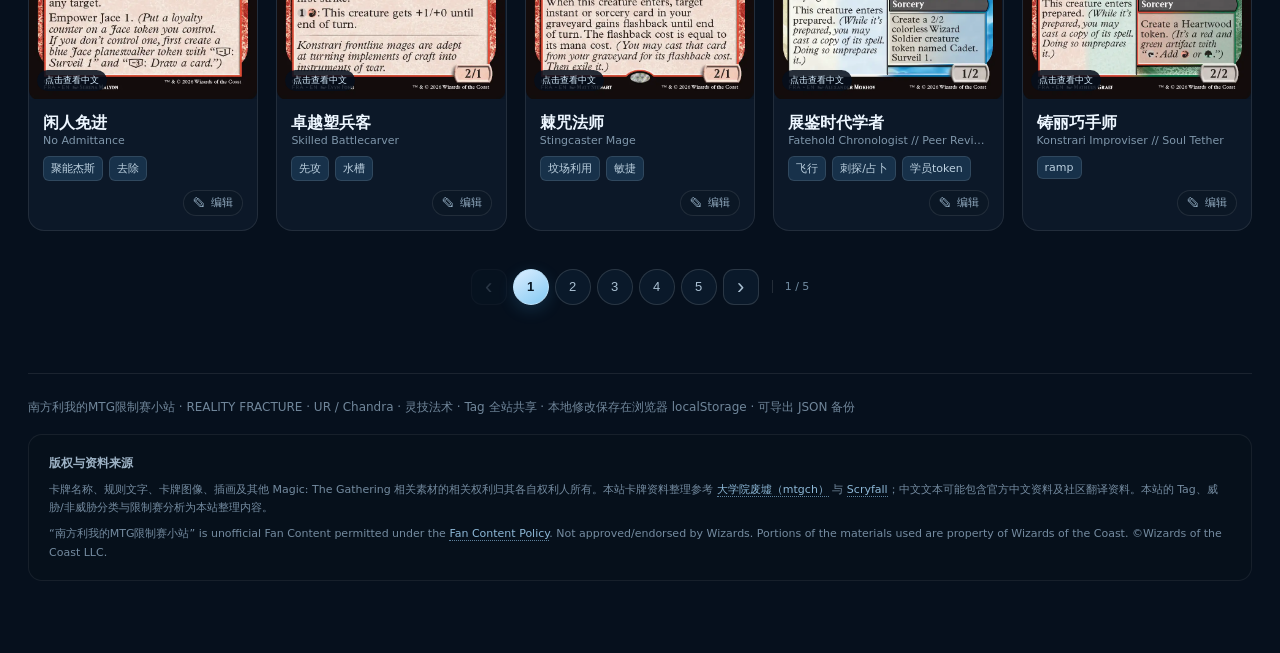
<file: pages/ur.html>
<!doctype html><html lang="zh-CN"><head><meta charset="utf-8"><meta name="viewport" content="width=device-width,initial-scale=1"><title>红蓝 · UR｜南方利我的MTG限制赛小站</title><link rel="stylesheet" href="../css/style.css"></head><body class="pair-page pair-page-ur"><div class="wrap"><nav class="nav"><div class="brand">南方利我的MTG限制赛小站</div><a class="back" href="../index.html">← 返回环境首页</a></nav>
<header class="hero pair-hero pair-theme-ur"><div class="pair-hero-copy"><div class="eyebrow">Reality Fracture · Draft Archetype / UR</div><h1><span class="gradient">蓝红 · UR</span></h1><div class="pair-archetype-name">Chandra · 灵技法术</div><p class="lead">用低费非生物咒语反复触发灵技与法术回报，同时以弹回、反击和伤害控制战场节奏。</p><div class="hero-keywords"><span>灵技</span><span>非生物咒语</span><span>节奏</span></div></div><aside class="identity"><div class="mana" aria-label="UR 法术力颜色"><img class="mana-symbol" src="../assets/mana/U.png" alt="U" aria-hidden="true"><img class="mana-symbol" src="../assets/mana/R.png" alt="R" aria-hidden="true"></div><strong>Chandra · 灵技法术</strong><p>卡池按实际可支付费用计算；混血、备法副面与无色牌均按施放路径判断。Tag 与威胁状态按卡号全站同步。</p><div class="identity-fracture"></div></aside></header>
<div class="stats"><div class="stat"><b id="count">0</b><span>UR 卡池</span></div><div class="stat"><b id="threats">0</b><span>威胁</span></div><div class="stat"><b id="nonthreats">0</b><span>非威胁</span></div><div class="stat"><b id="creatures">0</b><span>生物</span></div><div class="stat"><b id="unclassified">0</b><span>未分类</span></div></div>
<section class="section archetype-section pair-theme-ur"><div class="section-head"><div><div class="eyebrow">ARCHETYPE NOTES</div><h2>Chandra · 灵技法术</h2><p class="note">依据 Reality Fracture 官方售前指南与系列设计文章整理；作为轮抽方向提示，不替代你的人工单卡评价。</p></div></div><div class="archetype"><div class="box"><small>01 / 法术连锁</small><h3>法术连锁</h3><p>廉价瞬间与法术既触发灵技，也让法术回报牌反复工作。每张低费互动都可能同时承担攻防两种角色。</p></div><div class="box"><small>02 / 节奏控制</small><h3>节奏控制</h3><p>弹回、反击和直伤让对手难以建立稳定战场，你则通过多次触发逐渐扩大优势。</p></div><div class="box"><small>03 / 构筑提醒</small><h3>构筑提醒</h3><p>生物数量不能过低；优先选择本身就奖励非生物咒语的威胁，让每张 trick 和互动都有额外收益。</p></div></div></section>
<section class="section"><div class="section-head"><div><h2>卡池浏览</h2><p class="note">一级分类：全部 / 威胁 / 非威胁。二级筛选可跨颜色、稀有度、类别组合。</p></div><div><span id="shown" class="note"></span> <button class="ghost" id="resetRatings">恢复默认评价</button></div></div>
<div class="toolbar" id="filters"><div class="filter-row"><span class="filter-label">分类</span><button class="primary active" data-primary="all">全部</button><button class="primary" data-primary="threat">威胁</button><button class="primary" data-primary="nonthreat">非威胁</button><button class="primary" data-primary="land">地</button><button type="button" class="advanced-filter-toggle compact" data-toggle-advanced aria-expanded="false">详细检索 <span>＋</span></button></div><div class="advanced-filters" data-advanced-panel hidden><div class="filter-row"><span class="filter-label">颜色</span><button data-filter-group="colors" data-value="U">蓝</button><button data-filter-group="colors" data-value="R">红</button><button data-filter-group="colors" data-value="UR">红蓝/混血</button><span class="filter-label">稀有度</span><button data-filter-group="rarities" data-value="common">C</button><button data-filter-group="rarities" data-value="uncommon">U</button><button data-filter-group="rarities" data-value="rare">R</button><button data-filter-group="rarities" data-value="mythic">M</button></div><div class="filter-row"><span class="filter-label">类别</span><button data-full-type="creature">生物</button><button data-full-type="sorcery">法术</button><button data-full-type="instant">瞬间</button><button data-full-type="artifact">神器</button><button data-full-type="enchantment">结界</button><button data-full-type="planeswalker">鹏洛客</button><button data-full-type="land">地</button></div><div class="filter-row mana-value-filter"><span class="filter-label">费用</span><button data-filter-group="costs" data-value="0">0</button><button data-filter-group="costs" data-value="1">1</button><button data-filter-group="costs" data-value="2">2</button><button data-filter-group="costs" data-value="3">3</button><button data-filter-group="costs" data-value="4">4</button><button data-filter-group="costs" data-value="5">5</button><button data-filter-group="costs" data-value="6+">6+</button><button data-clear-secondary>清除二级筛选</button><input class="search" data-search placeholder="搜索卡名 / 规则文本 / Tag"></div><div class="filter-row tag-filter-row"><span class="filter-label">Tag</span><div id="tagFilters" class="tag-filter-list"></div><select id="tagMode" class="tag-mode" title="多 Tag 组合方式"><option value="and">全部满足</option><option value="or">任一满足</option></select><button type="button" id="manageTags">管理 Tag 库</button></div></div></div><div class="pager-top"><label>每页 <select id="pageSize"><option>10</option><option selected>25</option><option>50</option></select> 张</label><span id="pageInfo"></span></div><div class="cards" id="cards"></div><div class="pagination" id="pagination"></div></section>
<datalist id="tagVocabulary"></datalist><div class="tag-modal" id="tagModal" hidden><div class="tag-modal-card"><div class="tag-modal-head"><div><h3>Tag 库管理</h3><p>新增、重命名或删除 Tag；重命名/删除会同步当前 UR 卡池。</p></div><button type="button" id="closeTagModal" class="tag-modal-close">×</button></div><div class="tag-add-row"><input id="newLibraryTag" placeholder="输入新 Tag"><button type="button" id="addLibraryTag">添加</button></div><div id="tagLibraryEditor" class="tag-library-editor"></div><div class="tag-backup-row"><button type="button" id="exportTagBackup">导出 Tag 备份 JSON</button><button type="button" id="importTagBackup" class="ghost">导入 Tag 备份 JSON</button><input type="file" id="tagBackupFile" accept="application/json,.json" hidden><small>一次备份全站 Tag 库、所有卡牌 Tag 与各色组评价；以后不需要每个页面分别导出。</small></div><div class="tag-modal-foot"><button type="button" id="restoreTagLibrary" class="ghost">恢复默认 Tag 库</button><button type="button" id="doneTagModal">完成</button></div></div></div><div class="footer">南方利我的MTG限制赛小站 · REALITY FRACTURE · UR / Chandra · 灵技法术 · Tag 全站共享 · 本地修改保存在浏览器 localStorage · 可导出 JSON 备份</div><div class="legal-footer"><p><strong>版权与资料来源</strong></p><p>卡牌名称、规则文字、卡牌图像、插画及其他 Magic: The Gathering 相关素材的相关权利归其各自权利人所有。本站卡牌资料整理参考 <a href="https://mtgch.com/" target="_blank" rel="noopener noreferrer">大学院废墟（mtgch）</a> 与 <a href="https://scryfall.com/" target="_blank" rel="noopener noreferrer">Scryfall</a>；中文文本可能包含官方中文资料及社区翻译资料。本站的 Tag、威胁/非威胁分类与限制赛分析为本站整理内容。</p><p>“南方利我的MTG限制赛小站” is unofficial Fan Content permitted under the <a href="https://company.wizards.com/zh-Hans/legal/fancontentpolicy" target="_blank" rel="noopener noreferrer">Fan Content Policy</a>. Not approved/endorsed by Wizards. Portions of the materials used are property of Wizards of the Coast. ©Wizards of the Coast LLC.</p></div></div>
<script src="../data/cards.js"></script><script src="../data/ratings.js"></script><script src="../js/cards.js"></script><script src="../js/tags.js"></script><script src="../js/filters.js"></script><script src="../js/charts.js"></script>
<script src="../js/pair-page.js"></script></body></html>
</file>
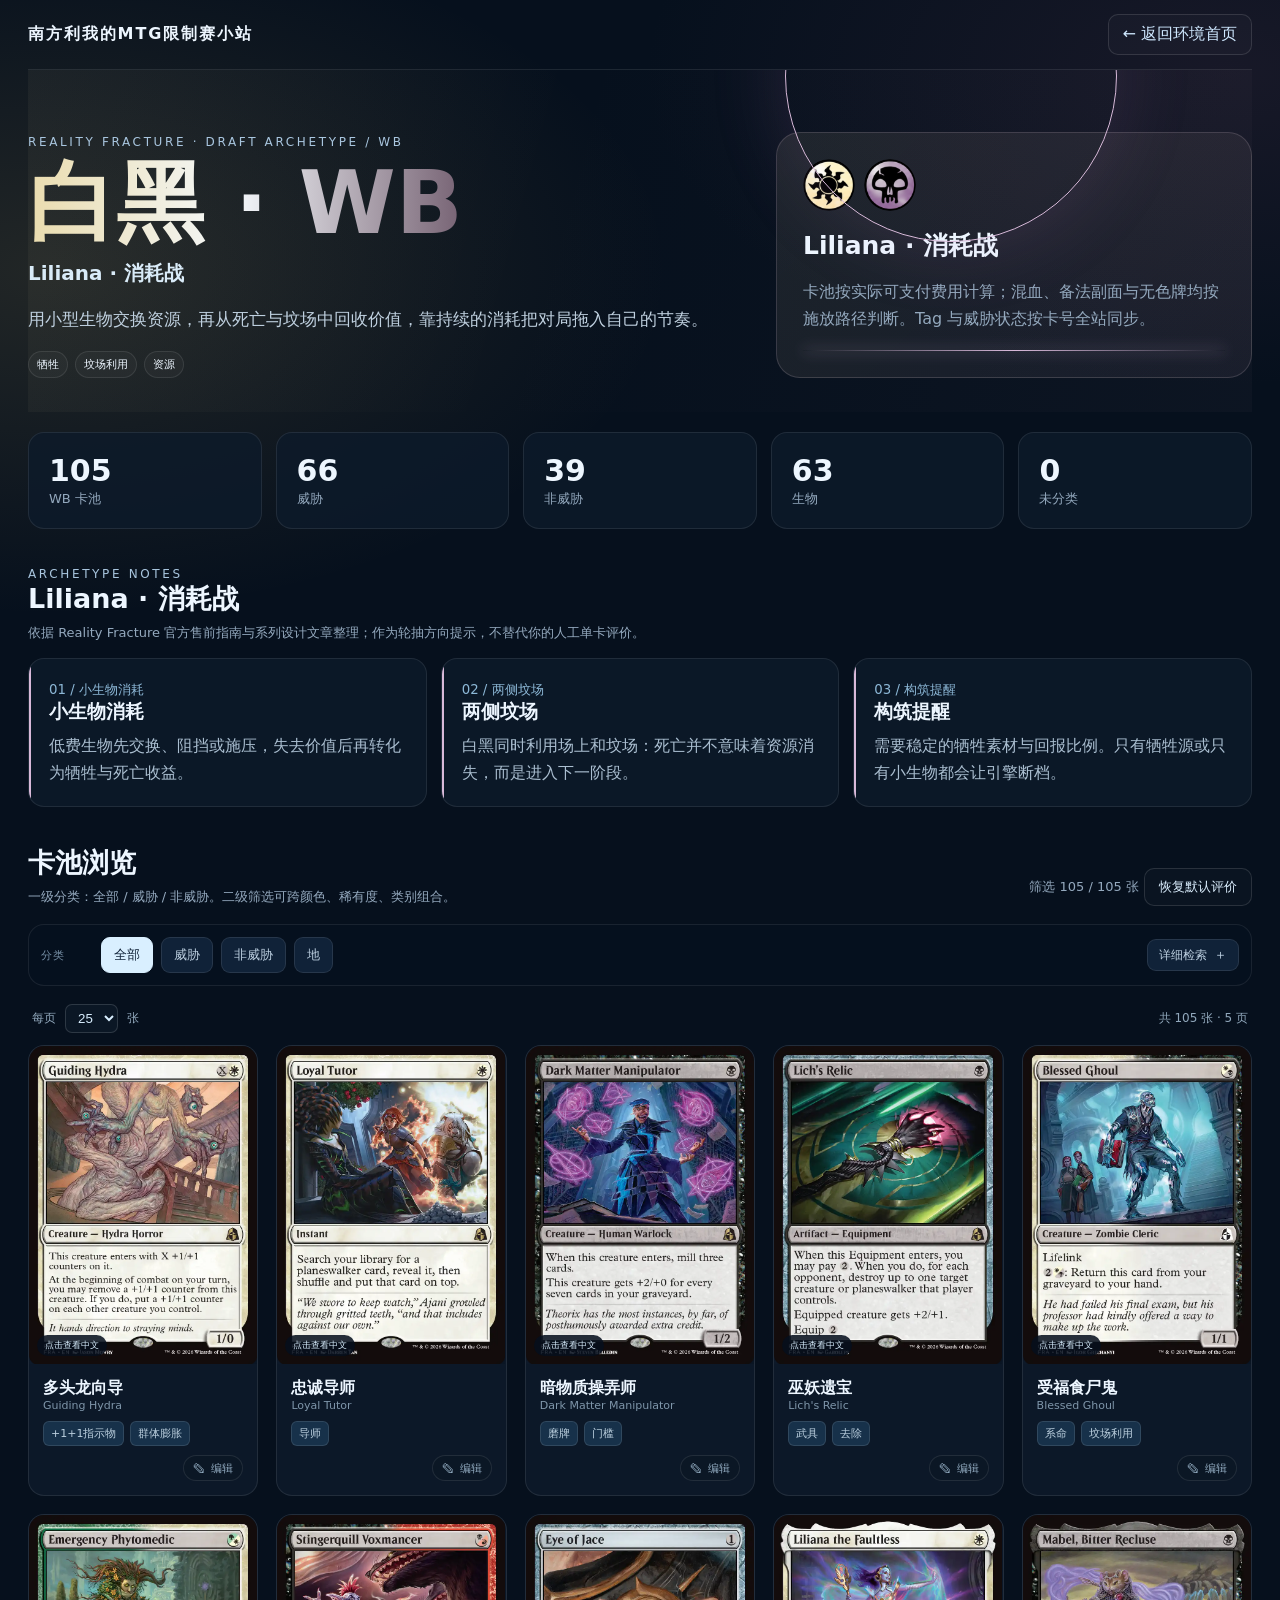
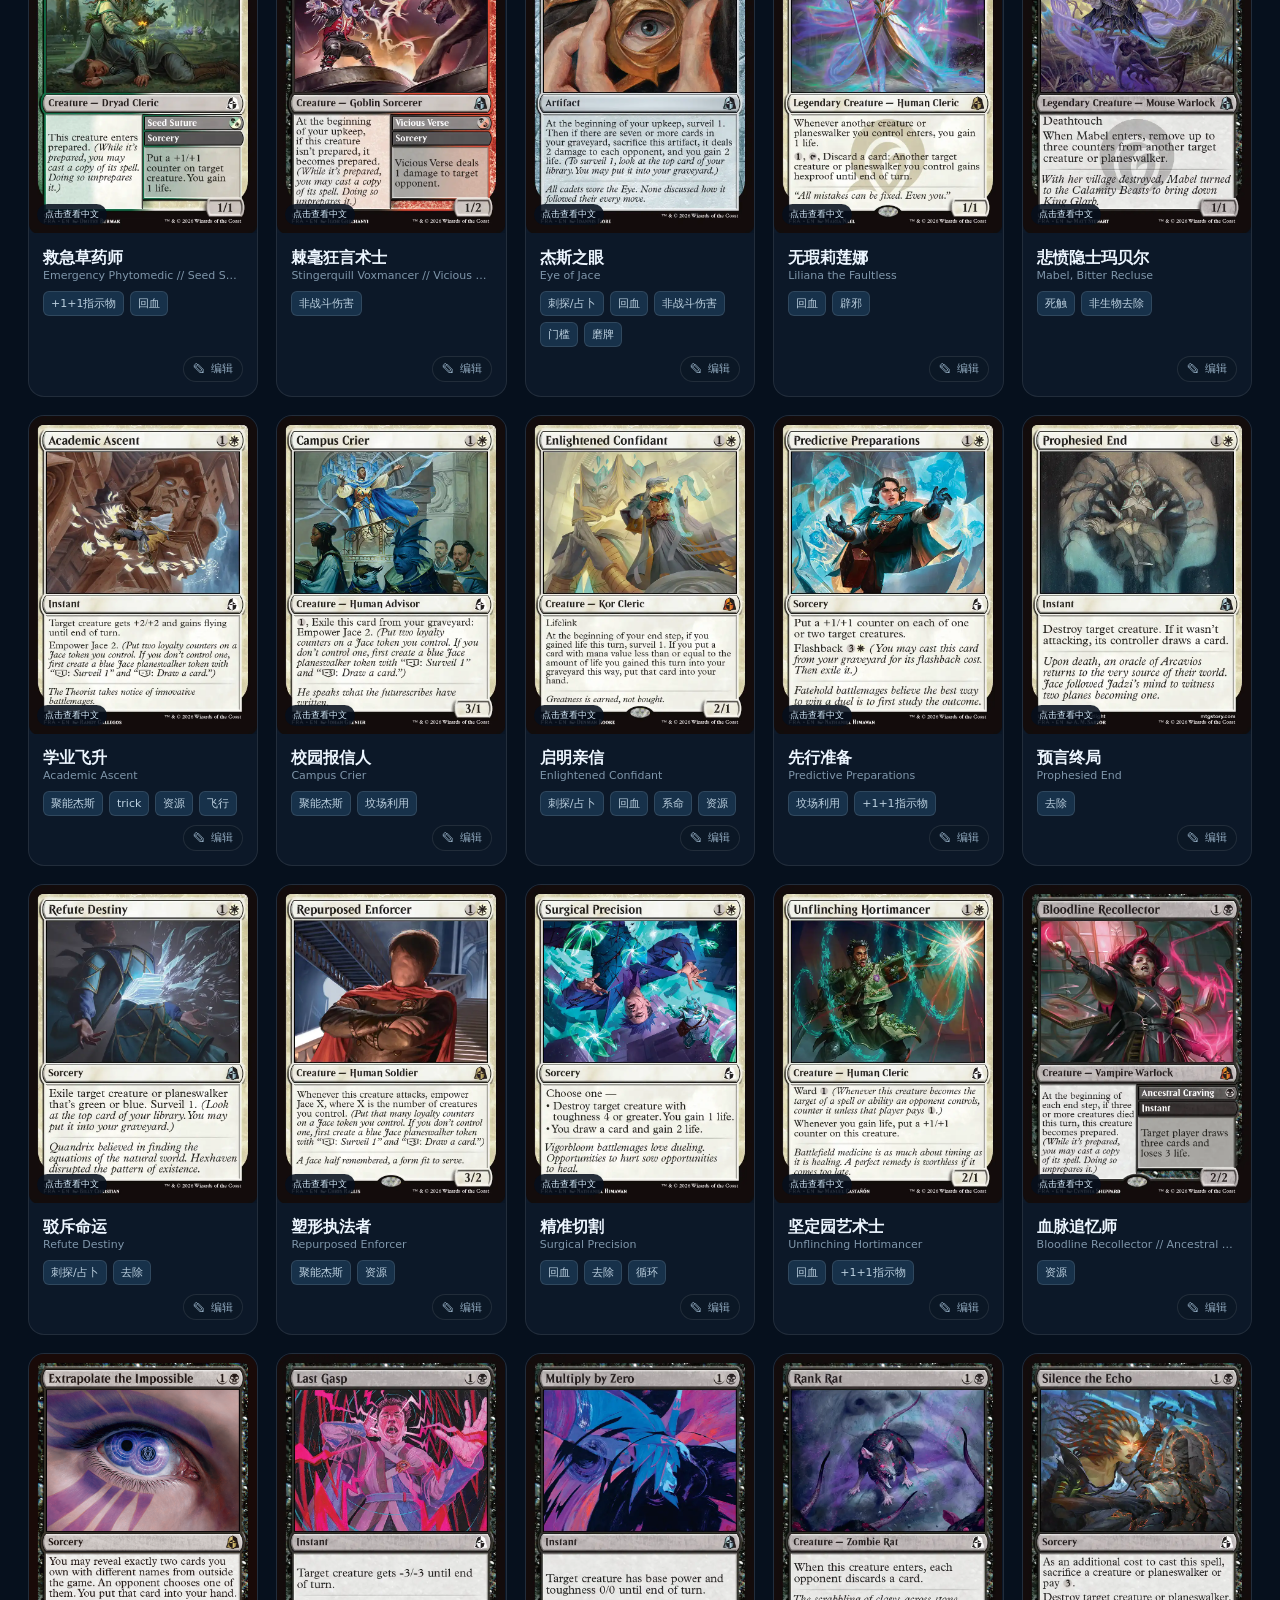
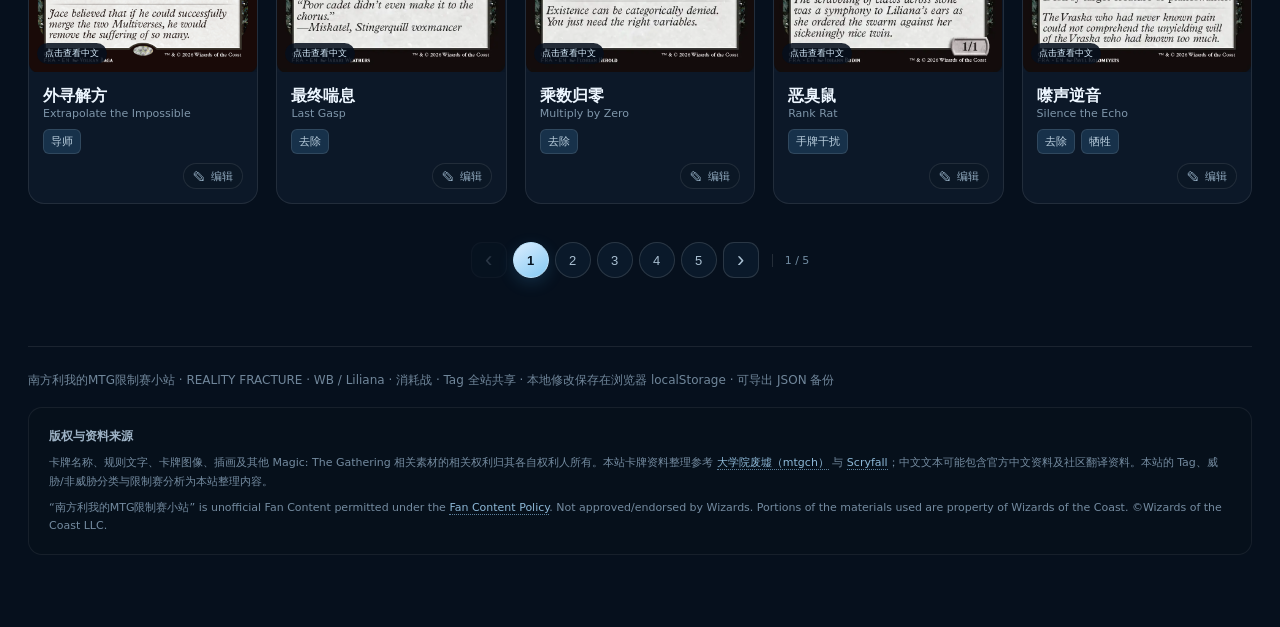
<file: pages/wb.html>
<!doctype html><html lang="zh-CN"><head><meta charset="utf-8"><meta name="viewport" content="width=device-width,initial-scale=1"><title>白黑 · WB｜南方利我的MTG限制赛小站</title><link rel="stylesheet" href="../css/style.css"></head><body class="pair-page pair-page-wb"><div class="wrap"><nav class="nav"><div class="brand">南方利我的MTG限制赛小站</div><a class="back" href="../index.html">← 返回环境首页</a></nav>
<header class="hero pair-hero pair-theme-wb"><div class="pair-hero-copy"><div class="eyebrow">Reality Fracture · Draft Archetype / WB</div><h1><span class="gradient">白黑 · WB</span></h1><div class="pair-archetype-name">Liliana · 消耗战</div><p class="lead">用小型生物交换资源，再从死亡与坟场中回收价值，靠持续的消耗把对局拖入自己的节奏。</p><div class="hero-keywords"><span>牺牲</span><span>坟场利用</span><span>资源</span></div></div><aside class="identity"><div class="mana" aria-label="WB 法术力颜色"><img class="mana-symbol" src="../assets/mana/W.png" alt="W" aria-hidden="true"><img class="mana-symbol" src="../assets/mana/B.png" alt="B" aria-hidden="true"></div><strong>Liliana · 消耗战</strong><p>卡池按实际可支付费用计算；混血、备法副面与无色牌均按施放路径判断。Tag 与威胁状态按卡号全站同步。</p><div class="identity-fracture"></div></aside></header>
<div class="stats"><div class="stat"><b id="count">0</b><span>WB 卡池</span></div><div class="stat"><b id="threats">0</b><span>威胁</span></div><div class="stat"><b id="nonthreats">0</b><span>非威胁</span></div><div class="stat"><b id="creatures">0</b><span>生物</span></div><div class="stat"><b id="unclassified">0</b><span>未分类</span></div></div>
<section class="section archetype-section pair-theme-wb"><div class="section-head"><div><div class="eyebrow">ARCHETYPE NOTES</div><h2>Liliana · 消耗战</h2><p class="note">依据 Reality Fracture 官方售前指南与系列设计文章整理；作为轮抽方向提示，不替代你的人工单卡评价。</p></div></div><div class="archetype"><div class="box"><small>01 / 小生物消耗</small><h3>小生物消耗</h3><p>低费生物先交换、阻挡或施压，失去价值后再转化为牺牲与死亡收益。</p></div><div class="box"><small>02 / 两侧坟场</small><h3>两侧坟场</h3><p>白黑同时利用场上和坟场：死亡并不意味着资源消失，而是进入下一阶段。</p></div><div class="box"><small>03 / 构筑提醒</small><h3>构筑提醒</h3><p>需要稳定的牺牲素材与回报比例。只有牺牲源或只有小生物都会让引擎断档。</p></div></div></section>
<section class="section"><div class="section-head"><div><h2>卡池浏览</h2><p class="note">一级分类：全部 / 威胁 / 非威胁。二级筛选可跨颜色、稀有度、类别组合。</p></div><div><span id="shown" class="note"></span> <button class="ghost" id="resetRatings">恢复默认评价</button></div></div>
<div class="toolbar" id="filters"><div class="filter-row"><span class="filter-label">分类</span><button class="primary active" data-primary="all">全部</button><button class="primary" data-primary="threat">威胁</button><button class="primary" data-primary="nonthreat">非威胁</button><button class="primary" data-primary="land">地</button><button type="button" class="advanced-filter-toggle compact" data-toggle-advanced aria-expanded="false">详细检索 <span>＋</span></button></div><div class="advanced-filters" data-advanced-panel hidden><div class="filter-row"><span class="filter-label">颜色</span><button data-filter-group="colors" data-value="W">白</button><button data-filter-group="colors" data-value="B">黑</button><button data-filter-group="colors" data-value="WB">白黑/混血</button><span class="filter-label">稀有度</span><button data-filter-group="rarities" data-value="common">C</button><button data-filter-group="rarities" data-value="uncommon">U</button><button data-filter-group="rarities" data-value="rare">R</button><button data-filter-group="rarities" data-value="mythic">M</button></div><div class="filter-row"><span class="filter-label">类别</span><button data-full-type="creature">生物</button><button data-full-type="sorcery">法术</button><button data-full-type="instant">瞬间</button><button data-full-type="artifact">神器</button><button data-full-type="enchantment">结界</button><button data-full-type="planeswalker">鹏洛客</button><button data-full-type="land">地</button></div><div class="filter-row mana-value-filter"><span class="filter-label">费用</span><button data-filter-group="costs" data-value="0">0</button><button data-filter-group="costs" data-value="1">1</button><button data-filter-group="costs" data-value="2">2</button><button data-filter-group="costs" data-value="3">3</button><button data-filter-group="costs" data-value="4">4</button><button data-filter-group="costs" data-value="5">5</button><button data-filter-group="costs" data-value="6+">6+</button><button data-clear-secondary>清除二级筛选</button><input class="search" data-search placeholder="搜索卡名 / 规则文本 / Tag"></div><div class="filter-row tag-filter-row"><span class="filter-label">Tag</span><div id="tagFilters" class="tag-filter-list"></div><select id="tagMode" class="tag-mode" title="多 Tag 组合方式"><option value="and">全部满足</option><option value="or">任一满足</option></select><button type="button" id="manageTags">管理 Tag 库</button></div></div></div><div class="pager-top"><label>每页 <select id="pageSize"><option>10</option><option selected>25</option><option>50</option></select> 张</label><span id="pageInfo"></span></div><div class="cards" id="cards"></div><div class="pagination" id="pagination"></div></section>
<datalist id="tagVocabulary"></datalist><div class="tag-modal" id="tagModal" hidden><div class="tag-modal-card"><div class="tag-modal-head"><div><h3>Tag 库管理</h3><p>新增、重命名或删除 Tag；重命名/删除会同步当前 WB 卡池。</p></div><button type="button" id="closeTagModal" class="tag-modal-close">×</button></div><div class="tag-add-row"><input id="newLibraryTag" placeholder="输入新 Tag"><button type="button" id="addLibraryTag">添加</button></div><div id="tagLibraryEditor" class="tag-library-editor"></div><div class="tag-backup-row"><button type="button" id="exportTagBackup">导出 Tag 备份 JSON</button><button type="button" id="importTagBackup" class="ghost">导入 Tag 备份 JSON</button><input type="file" id="tagBackupFile" accept="application/json,.json" hidden><small>一次备份全站 Tag 库、所有卡牌 Tag 与各色组评价；以后不需要每个页面分别导出。</small></div><div class="tag-modal-foot"><button type="button" id="restoreTagLibrary" class="ghost">恢复默认 Tag 库</button><button type="button" id="doneTagModal">完成</button></div></div></div><div class="footer">南方利我的MTG限制赛小站 · REALITY FRACTURE · WB / Liliana · 消耗战 · Tag 全站共享 · 本地修改保存在浏览器 localStorage · 可导出 JSON 备份</div><div class="legal-footer"><p><strong>版权与资料来源</strong></p><p>卡牌名称、规则文字、卡牌图像、插画及其他 Magic: The Gathering 相关素材的相关权利归其各自权利人所有。本站卡牌资料整理参考 <a href="https://mtgch.com/" target="_blank" rel="noopener noreferrer">大学院废墟（mtgch）</a> 与 <a href="https://scryfall.com/" target="_blank" rel="noopener noreferrer">Scryfall</a>；中文文本可能包含官方中文资料及社区翻译资料。本站的 Tag、威胁/非威胁分类与限制赛分析为本站整理内容。</p><p>“南方利我的MTG限制赛小站” is unofficial Fan Content permitted under the <a href="https://company.wizards.com/zh-Hans/legal/fancontentpolicy" target="_blank" rel="noopener noreferrer">Fan Content Policy</a>. Not approved/endorsed by Wizards. Portions of the materials used are property of Wizards of the Coast. ©Wizards of the Coast LLC.</p></div></div>
<script src="../data/cards.js"></script><script src="../data/ratings.js"></script><script src="../js/cards.js"></script><script src="../js/tags.js"></script><script src="../js/filters.js"></script><script src="../js/charts.js"></script>
<script src="../js/pair-page.js"></script></body></html>
</file>
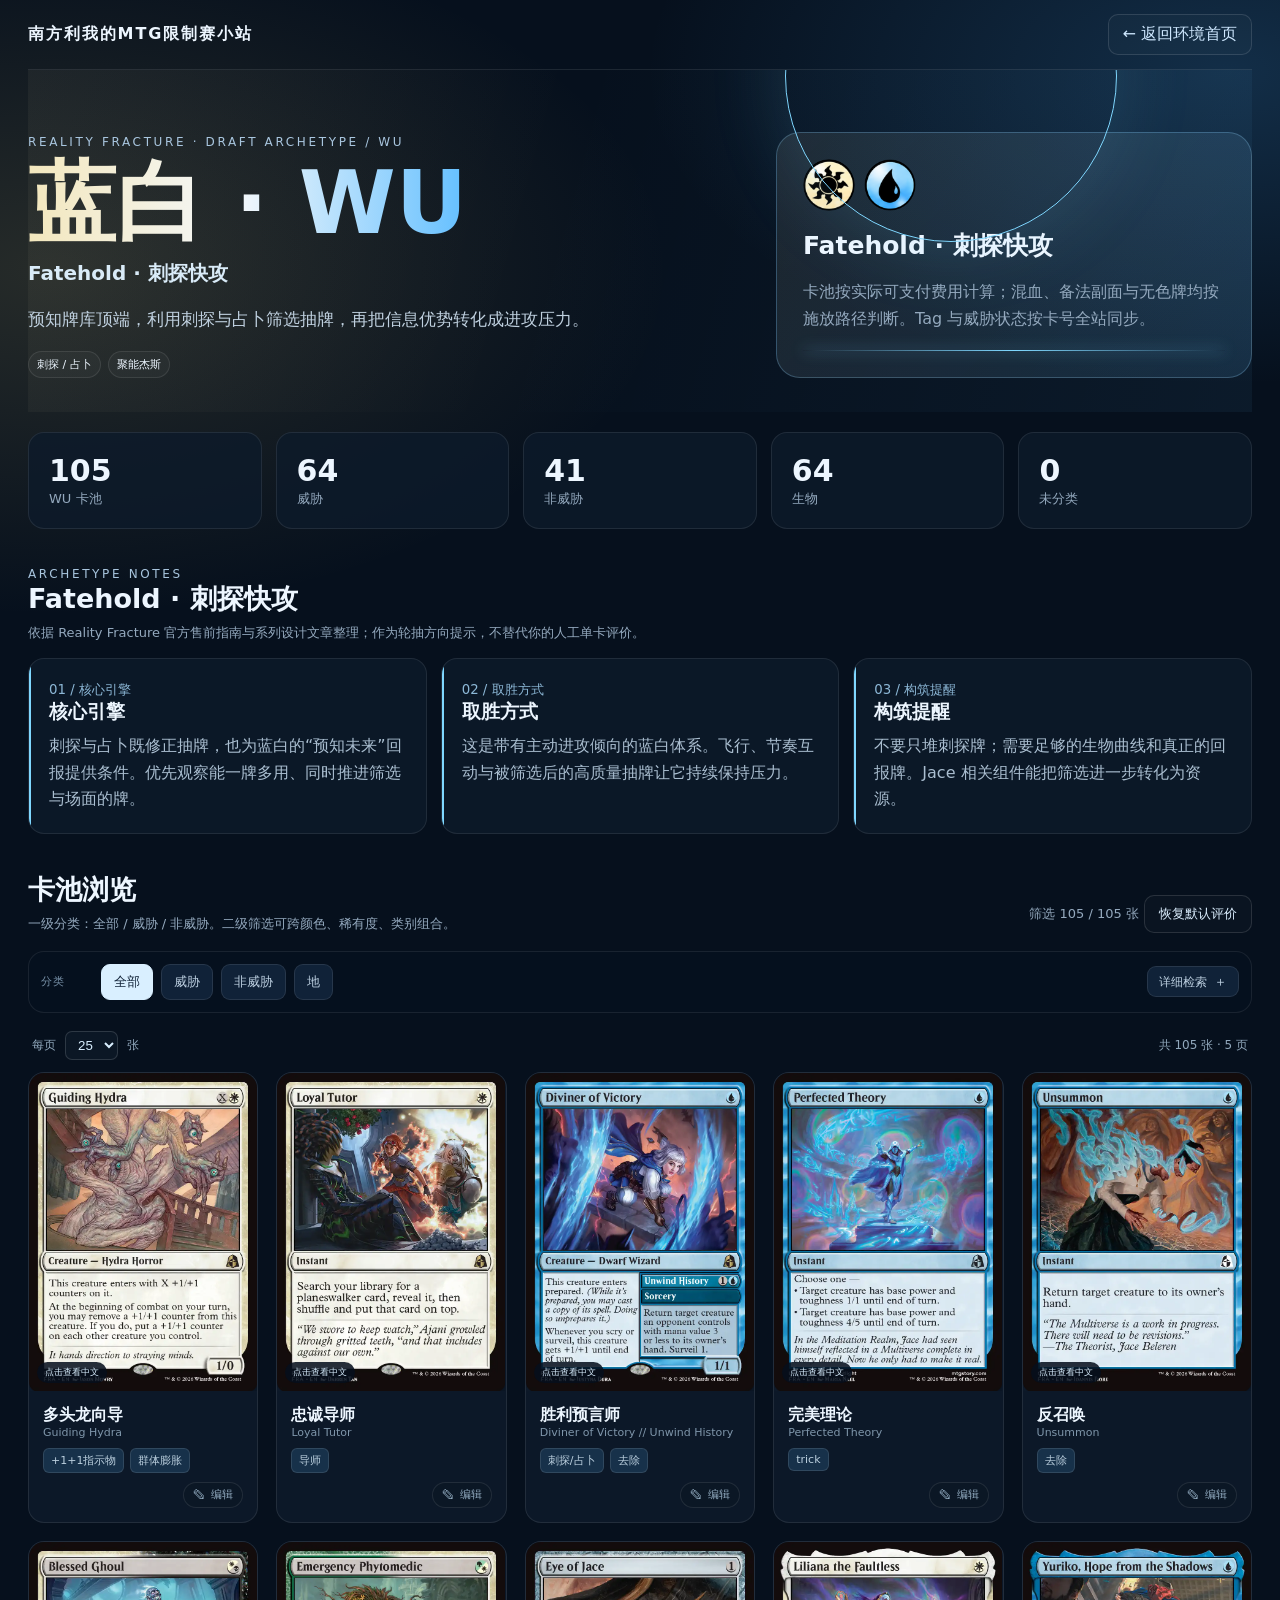
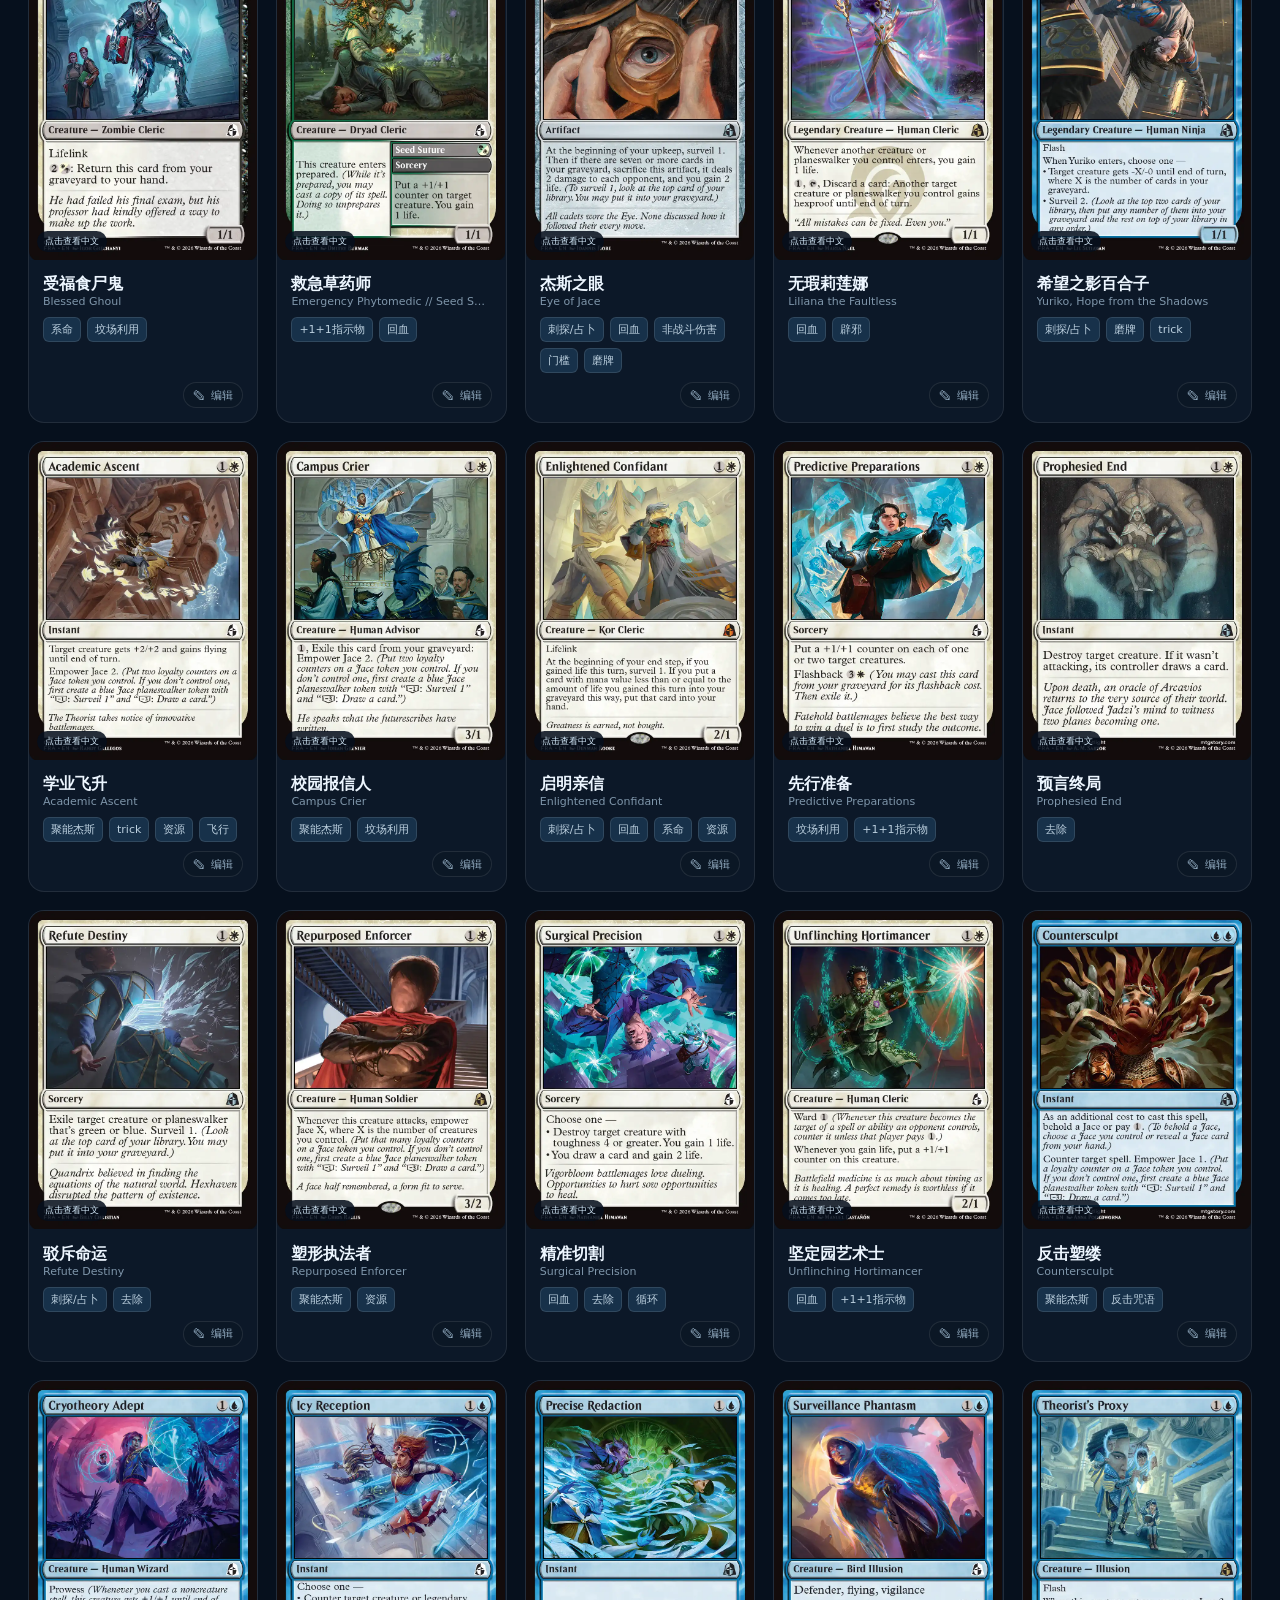
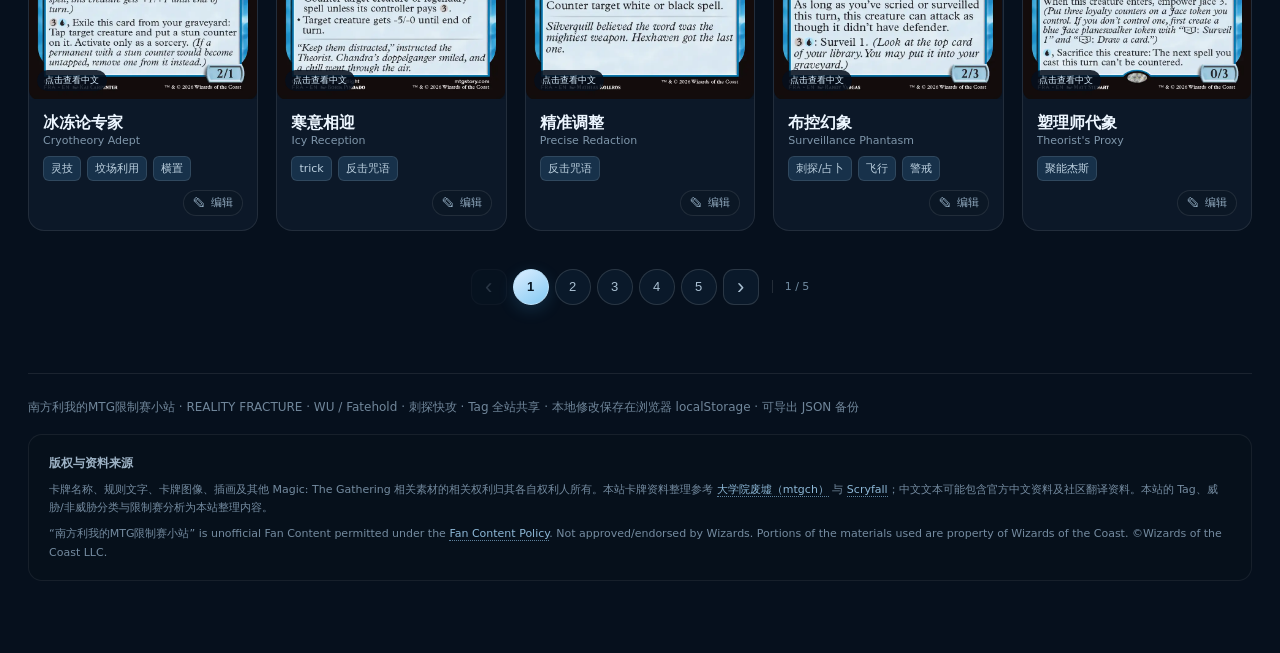
<file: pages/wu.html>
<!doctype html><html lang="zh-CN"><head><meta charset="utf-8"><meta name="viewport" content="width=device-width,initial-scale=1"><title>蓝白 · WU｜南方利我的MTG限制赛小站</title><link rel="stylesheet" href="../css/style.css"></head><body class="pair-page pair-page-wu"><div class="wrap"><nav class="nav"><div class="brand">南方利我的MTG限制赛小站</div><a class="back" href="../index.html">← 返回环境首页</a></nav>
<header class="hero pair-hero pair-theme-wu"><div class="pair-hero-copy"><div class="eyebrow">Reality Fracture · Draft Archetype / WU</div><h1><span class="gradient">蓝白 · WU</span></h1><div class="pair-archetype-name">Fatehold · 刺探快攻</div><p class="lead">预知牌库顶端，利用刺探与占卜筛选抽牌，再把信息优势转化成进攻压力。</p><div class="hero-keywords"><span>刺探 / 占卜</span><span>聚能杰斯</span></div></div><aside class="identity"><div class="mana" aria-label="WU 法术力颜色"><img class="mana-symbol" src="../assets/mana/W.png" alt="W" aria-hidden="true"><img class="mana-symbol" src="../assets/mana/U.png" alt="U" aria-hidden="true"></div><strong>Fatehold · 刺探快攻</strong><p>卡池按实际可支付费用计算；混血、备法副面与无色牌均按施放路径判断。Tag 与威胁状态按卡号全站同步。</p><div class="identity-fracture"></div></aside></header>
<div class="stats"><div class="stat"><b id="count">0</b><span>WU 卡池</span></div><div class="stat"><b id="threats">0</b><span>威胁</span></div><div class="stat"><b id="nonthreats">0</b><span>非威胁</span></div><div class="stat"><b id="creatures">0</b><span>生物</span></div><div class="stat"><b id="unclassified">0</b><span>未分类</span></div></div>
<section class="section archetype-section pair-theme-wu"><div class="section-head"><div><div class="eyebrow">ARCHETYPE NOTES</div><h2>Fatehold · 刺探快攻</h2><p class="note">依据 Reality Fracture 官方售前指南与系列设计文章整理；作为轮抽方向提示，不替代你的人工单卡评价。</p></div></div><div class="archetype"><div class="box"><small>01 / 核心引擎</small><h3>核心引擎</h3><p>刺探与占卜既修正抽牌，也为蓝白的“预知未来”回报提供条件。优先观察能一牌多用、同时推进筛选与场面的牌。</p></div><div class="box"><small>02 / 取胜方式</small><h3>取胜方式</h3><p>这是带有主动进攻倾向的蓝白体系。飞行、节奏互动与被筛选后的高质量抽牌让它持续保持压力。</p></div><div class="box"><small>03 / 构筑提醒</small><h3>构筑提醒</h3><p>不要只堆刺探牌；需要足够的生物曲线和真正的回报牌。Jace 相关组件能把筛选进一步转化为资源。</p></div></div></section>
<section class="section"><div class="section-head"><div><h2>卡池浏览</h2><p class="note">一级分类：全部 / 威胁 / 非威胁。二级筛选可跨颜色、稀有度、类别组合。</p></div><div><span id="shown" class="note"></span> <button class="ghost" id="resetRatings">恢复默认评价</button></div></div>
<div class="toolbar" id="filters"><div class="filter-row"><span class="filter-label">分类</span><button class="primary active" data-primary="all">全部</button><button class="primary" data-primary="threat">威胁</button><button class="primary" data-primary="nonthreat">非威胁</button><button class="primary" data-primary="land">地</button><button type="button" class="advanced-filter-toggle compact" data-toggle-advanced aria-expanded="false">详细检索 <span>＋</span></button></div><div class="advanced-filters" data-advanced-panel hidden><div class="filter-row"><span class="filter-label">颜色</span><button data-filter-group="colors" data-value="W">白</button><button data-filter-group="colors" data-value="U">蓝</button><button data-filter-group="colors" data-value="WU">蓝白/混血</button><span class="filter-label">稀有度</span><button data-filter-group="rarities" data-value="common">C</button><button data-filter-group="rarities" data-value="uncommon">U</button><button data-filter-group="rarities" data-value="rare">R</button><button data-filter-group="rarities" data-value="mythic">M</button></div><div class="filter-row"><span class="filter-label">类别</span><button data-full-type="creature">生物</button><button data-full-type="sorcery">法术</button><button data-full-type="instant">瞬间</button><button data-full-type="artifact">神器</button><button data-full-type="enchantment">结界</button><button data-full-type="planeswalker">鹏洛客</button><button data-full-type="land">地</button></div><div class="filter-row mana-value-filter"><span class="filter-label">费用</span><button data-filter-group="costs" data-value="0">0</button><button data-filter-group="costs" data-value="1">1</button><button data-filter-group="costs" data-value="2">2</button><button data-filter-group="costs" data-value="3">3</button><button data-filter-group="costs" data-value="4">4</button><button data-filter-group="costs" data-value="5">5</button><button data-filter-group="costs" data-value="6+">6+</button><button data-clear-secondary>清除二级筛选</button><input class="search" data-search placeholder="搜索卡名 / 规则文本 / Tag"></div><div class="filter-row tag-filter-row"><span class="filter-label">Tag</span><div id="tagFilters" class="tag-filter-list"></div><select id="tagMode" class="tag-mode" title="多 Tag 组合方式"><option value="and">全部满足</option><option value="or">任一满足</option></select><button type="button" id="manageTags">管理 Tag 库</button></div></div></div><div class="pager-top"><label>每页 <select id="pageSize"><option>10</option><option selected>25</option><option>50</option></select> 张</label><span id="pageInfo"></span></div><div class="cards" id="cards"></div><div class="pagination" id="pagination"></div></section>
<datalist id="tagVocabulary"></datalist><div class="tag-modal" id="tagModal" hidden><div class="tag-modal-card"><div class="tag-modal-head"><div><h3>Tag 库管理</h3><p>新增、重命名或删除 Tag；重命名/删除会同步全站卡池。</p></div><button type="button" id="closeTagModal" class="tag-modal-close">×</button></div><div class="tag-add-row"><input id="newLibraryTag" placeholder="输入新 Tag"><button type="button" id="addLibraryTag">添加</button></div><div id="tagLibraryEditor" class="tag-library-editor"></div><div class="tag-backup-row"><button type="button" id="exportTagBackup">导出 Tag 备份 JSON</button><button type="button" id="importTagBackup" class="ghost">导入 Tag 备份 JSON</button><input type="file" id="tagBackupFile" accept="application/json,.json" hidden><small>一次备份全站 Tag 库、所有卡牌 Tag 与各色组评价；以后不需要每个页面分别导出。</small></div><div class="tag-modal-foot"><button type="button" id="restoreTagLibrary" class="ghost">恢复默认 Tag 库</button><button type="button" id="doneTagModal">完成</button></div></div></div><div class="footer">南方利我的MTG限制赛小站 · REALITY FRACTURE · WU / Fatehold · 刺探快攻 · Tag 全站共享 · 本地修改保存在浏览器 localStorage · 可导出 JSON 备份</div><div class="legal-footer"><p><strong>版权与资料来源</strong></p><p>卡牌名称、规则文字、卡牌图像、插画及其他 Magic: The Gathering 相关素材的相关权利归其各自权利人所有。本站卡牌资料整理参考 <a href="https://mtgch.com/" target="_blank" rel="noopener noreferrer">大学院废墟（mtgch）</a> 与 <a href="https://scryfall.com/" target="_blank" rel="noopener noreferrer">Scryfall</a>；中文文本可能包含官方中文资料及社区翻译资料。本站的 Tag、威胁/非威胁分类与限制赛分析为本站整理内容。</p><p>“南方利我的MTG限制赛小站” is unofficial Fan Content permitted under the <a href="https://company.wizards.com/zh-Hans/legal/fancontentpolicy" target="_blank" rel="noopener noreferrer">Fan Content Policy</a>. Not approved/endorsed by Wizards. Portions of the materials used are property of Wizards of the Coast. ©Wizards of the Coast LLC.</p></div></div>
<script src="../data/cards.js"></script><script src="../data/ratings.js"></script><script src="../js/cards.js"></script><script src="../js/tags.js"></script><script src="../js/filters.js"></script><script src="../js/charts.js"></script>
<script src="../js/pair-page.js"></script></body></html>
</file>
<file: css/style.css>
:root{--bg:#06101d;--panel:#0b1929;--panel2:#10243a;--line:#28415e;--text:#edf6ff;--muted:#94a9be;--w:#f4e7b9;--u:#62b9ff;--accent:#91d5ff;--danger:#ff8f9e;--good:#9ee6c1}*{box-sizing:border-box}html{scroll-behavior:smooth}body{margin:0;background:radial-gradient(circle at 82% 3%,#153a61 0,transparent 27%),radial-gradient(circle at 8% 18%,#4b452b 0,transparent 23%),var(--bg);color:var(--text);font-family:Inter,"Noto Sans SC","Microsoft YaHei",system-ui,sans-serif}.wrap{max-width:1420px;margin:auto;padding:0 28px 72px}.nav{min-height:70px;display:flex;gap:18px;align-items:center;justify-content:space-between;border-bottom:1px solid #ffffff18}.brand{font-weight:900;letter-spacing:.12em}.nav a{color:#cfe8ff;text-decoration:none}.back,.ghost{border:1px solid #ffffff20;padding:9px 14px;border-radius:10px;background:#ffffff05;color:#d8ebfb;cursor:pointer}.hero{padding:62px 0 34px;display:grid;grid-template-columns:1.2fr .8fr;gap:34px;align-items:end}.eyebrow{color:#a9c6df;text-transform:uppercase;letter-spacing:.22em;font-size:12px}.hero h1{font-size:clamp(48px,7vw,88px);line-height:.95;margin:12px 0 20px}.gradient{background:linear-gradient(90deg,var(--w),#fff,var(--u));-webkit-background-clip:text;color:transparent}.lead{font-size:17px;line-height:1.8;color:#bfd0df;max-width:780px}.identity{background:linear-gradient(135deg,#fff5cf15,#4caeff17);border:1px solid #ffffff22;border-radius:24px;padding:26px}.identity strong{font-size:25px}.identity p{color:var(--muted);line-height:1.7;margin-bottom:0}.mana{display:flex;gap:10px;margin-bottom:18px}.orb{width:45px;height:45px;border-radius:50%;display:grid;place-items:center;font-style:normal;font-weight:900;color:#14202a;box-shadow:inset 0 0 0 2px #0002}.orb.w{background:var(--w)}.orb.u{background:var(--u)}.stats{display:grid;grid-template-columns:repeat(5,1fr);gap:14px;margin:20px 0 38px}.stat,.box,.chartbox{background:#0d1b2bcc;border:1px solid #ffffff16;border-radius:16px;padding:20px}.stat b{display:block;font-size:30px}.stat span,.note{color:var(--muted);font-size:13px}.section{margin-top:38px}.section-head{display:flex;gap:20px;justify-content:space-between;align-items:end;margin-bottom:16px}.section h2{font-size:27px;margin:0}.section h3{margin:0 0 8px}.section p.note{margin:7px 0 0}.archetype{display:grid;grid-template-columns:repeat(3,1fr);gap:14px}.box small{color:#8db8d7}.box p{color:#aabed0;line-height:1.65;margin:0}.charts{display:grid;grid-template-columns:1fr 1fr;gap:16px}.curve{display:flex;align-items:end;gap:10px;height:190px;padding-top:12px}.barwrap{height:100%;flex:1;display:flex;flex-direction:column;justify-content:end;align-items:center;gap:6px}.bar{width:100%;max-width:70px;background:linear-gradient(#8ed2ff,#f3e7ba);border-radius:8px 8px 3px 3px;min-height:2px}.barwrap small{color:#9db0c6}.toolbar{position:sticky;top:8px;z-index:8;background:#07111ff2;backdrop-filter:blur(14px);padding:12px;border:1px solid #ffffff14;border-radius:16px;margin:18px 0}.filter-row{display:flex;gap:8px;flex-wrap:wrap;align-items:center}.filter-row+.filter-row{margin-top:9px;padding-top:9px;border-top:1px solid #ffffff10}.filter-label{font-size:11px;color:#7891a8;letter-spacing:.1em;width:52px}.toolbar button{background:#102238;color:#bdd0e1;border:1px solid #ffffff18;border-radius:9px;padding:8px 12px;cursor:pointer}.toolbar button.active{background:#d9efff;color:#102238;border-color:#d9efff}.toolbar .primary.active[data-primary=threat]{background:#ffd6dc}.toolbar .primary.active[data-primary=nonthreat]{background:#cfe8ff}.search{margin-left:auto;background:#0b1828;border:1px solid #ffffff20;color:white;border-radius:9px;padding:9px 12px;min-width:240px}.cards{display:grid;grid-template-columns:repeat(auto-fill,minmax(230px,1fr));gap:18px}.card{background:#0c1828;border:1px solid #ffffff17;border-radius:16px;overflow:hidden;transition:.18s;display:flex;flex-direction:column}.card:hover{transform:translateY(-3px);border-color:#72bff2}.card img{display:block;width:100%;aspect-ratio:488/680;object-fit:cover;background:linear-gradient(145deg,#142235,#0a1523)}.card img.missing{object-fit:contain}.meta{padding:14px;display:flex;flex-direction:column;gap:9px;flex:1}.name{font-weight:800;font-size:16px}.en{color:#7f96aa;font-size:11px;white-space:nowrap;overflow:hidden;text-overflow:ellipsis}.facts,.tags{display:flex;gap:6px;flex-wrap:wrap}.tag,.fact{font-size:11px;border:1px solid #ffffff1c;background:#ffffff09;padding:4px 7px;border-radius:6px;color:#bcd0df}.tag{display:inline-flex;gap:5px;align-items:center;background:#17314a}.tag button{border:0;background:none;color:#9eb6ca;padding:0;cursor:pointer}.rating-row{display:flex;gap:6px;margin-top:auto}.rating-row button{flex:1;border:1px solid #ffffff18;background:#0b1725;color:#9db2c5;border-radius:8px;padding:7px;cursor:pointer;font-size:12px}.rating-row button.active.threat{background:#542331;color:#ffdbe0;border-color:#a84b61}.rating-row button.active.nonthreat{background:#17344d;color:#d9efff;border-color:#3e7ba7}.tag-editor{display:flex;gap:6px}.tag-editor input{min-width:0;flex:1;background:#081522;border:1px solid #ffffff18;border-radius:8px;color:white;padding:7px 8px}.tag-editor button{border:1px solid #ffffff18;background:#132a40;color:#d9efff;border-radius:8px;cursor:pointer}.empty{color:#8ca0b5;padding:30px}.footer{margin-top:60px;border-top:1px solid #ffffff15;padding-top:25px;color:#70869a;font-size:12px}.home-hero{padding:72px 0 38px}.home-hero h1{font-size:clamp(44px,7vw,84px);margin:10px 0}.pair-grid{display:grid;grid-template-columns:repeat(5,1fr);gap:14px}.pair-card{min-height:160px;text-decoration:none;color:var(--text);background:linear-gradient(145deg,#10243a,#0c1727);border:1px solid #ffffff17;border-radius:18px;padding:20px;display:flex;flex-direction:column;justify-content:space-between}.pair-card:hover{border-color:#78c7f7}.pair-card.disabled{opacity:.55}.pair-code{font-size:32px;font-weight:900}.pair-card small{color:#91a8bc}.skeleton{max-width:760px;margin:100px auto;padding:32px;border:1px solid #ffffff18;border-radius:20px;background:#0d1b2b}.skeleton h1{font-size:48px;margin:8px 0}.status-pill{font-size:11px;border:1px solid #ffffff1c;border-radius:999px;padding:5px 9px;color:#9eb4c8}@media(max-width:1050px){.pair-grid{grid-template-columns:repeat(3,1fr)}.stats{grid-template-columns:repeat(3,1fr)}}@media(max-width:800px){.hero{grid-template-columns:1fr}.charts{grid-template-columns:1fr}.archetype{grid-template-columns:1fr 1fr}.search{margin-left:0;width:100%}}@media(max-width:560px){.wrap{padding:0 15px 50px}.stats,.archetype,.pair-grid{grid-template-columns:1fr 1fr}.cards{grid-template-columns:1fr}.filter-label{width:100%}}

/* Card image -> Chinese text flip — click activated */
.card-flip{position:relative;width:100%;aspect-ratio:488/680;perspective:900px;background:linear-gradient(145deg,#142235,#0a1523);outline:none;cursor:pointer;contain:layout paint}
.card-flip-inner{position:relative;width:100%;height:100%;transition:transform .22s cubic-bezier(.2,.7,.25,1);transform-style:preserve-3d}
.card-flip.is-flipped .card-flip-inner{transform:rotateY(180deg);will-change:transform}
.card-face{position:absolute;inset:0;backface-visibility:hidden;-webkit-backface-visibility:hidden;overflow:hidden}
.card-front{transform:rotateY(0deg)}
.card-back{transform:rotateY(180deg);padding:9px;background:linear-gradient(145deg,#b7c9ca,#cfc49f 52%,#aebfc4);color:#182123}
.card-flip .card-front img{width:100%;height:100%;aspect-ratio:auto;object-fit:cover}
.cn-card{height:100%;display:flex;flex-direction:column;border:2px solid #4f5c5c;border-radius:12px;background:linear-gradient(145deg,#d9d0ad 0%,#c9d5d3 48%,#b8cdd2 100%);box-shadow:inset 0 0 0 3px #eef3df66;overflow:hidden}
.cn-head{display:flex;justify-content:space-between;gap:8px;align-items:flex-start;padding:10px 11px 8px;background:linear-gradient(90deg,#d8cda6 0%,#c8d3ce 52%,#a9c8d2 100%);border-bottom:1px solid #667575}
.cn-name{font-size:17px;font-weight:900;line-height:1.25;color:#171b1d}.cn-en{font-size:9px;color:#5f665f;margin-top:3px;line-height:1.2}.cn-cost{font-size:11px;font-weight:800;text-align:right;white-space:nowrap;max-width:45%;overflow-wrap:anywhere;color:#242b2d}
.cn-type{display:flex;justify-content:space-between;gap:8px;padding:6px 10px;font-size:11px;font-weight:800;background:linear-gradient(90deg,#cbbf98,#aecbd1);border-bottom:1px solid #6d7c7c;color:#1d282a}.cn-type b{font-size:10px}
.cn-rules{margin:8px 8px 5px;padding:9px 10px;font-size:11.5px;line-height:1.48;overflow:auto;flex:1;white-space:normal;background:#d8ded0;border:1px solid #87918a;border-radius:7px;color:#172021;scrollbar-width:thin}
.cn-stat{align-self:flex-end;margin:0 9px 7px;padding:4px 8px;border:1px solid #65716f;border-radius:7px;background:#cbd5c9;font-weight:900;font-size:13px;color:#151d1e}.cn-number{padding:0 11px 9px;color:#666b65;font-size:9px}
.flip-hint{position:absolute;left:8px;right:auto;bottom:8px;z-index:3;padding:4px 8px;border-radius:999px;background:#06101ddd;color:#d9efff;font-size:9px;pointer-events:none;transition:opacity .12s}.card-flip.is-flipped .flip-hint{opacity:0}
.card-flip:focus-visible{box-shadow:inset 0 0 0 2px #9bd8ff}
@media(prefers-reduced-motion:reduce){.card-flip-inner{transition:none}}

/* Prepared spell panel on Chinese face */
.cn-prepared{margin:0 8px 6px;border:1px solid #667d80;border-radius:7px;background:linear-gradient(135deg,#b8ced0,#d3cfb4);color:#172123;overflow:hidden;flex:0 0 auto}
.cn-prepared-head{display:flex;justify-content:space-between;gap:8px;align-items:start;padding:6px 8px 4px;border-bottom:1px solid #75898a}
.cn-prepared-head strong{display:block;font-size:12px;line-height:1.15}.cn-prepared-head small{display:block;margin-top:2px;font-size:8px;color:#4f5d5d}.cn-prepared-head b{font-size:10px;white-space:nowrap}
.cn-prepared-type{padding:3px 8px;font-size:9px;font-weight:800;background:#a9c4c6aa;border-bottom:1px solid #7d8f8e}
.cn-prepared-text{padding:6px 8px;font-size:10.5px;line-height:1.4;background:#d5dccd}
/* v3: card-identity palette + always-visible prepared spell panel */
.card-back{background:var(--card-palette,#d9dde0);padding:8px}
.cn-card{background:var(--card-palette,#d9dde0);border-color:#4d5963;box-shadow:inset 0 0 0 3px rgba(255,255,255,.28)}
.cn-head{background:rgba(255,255,255,.34);backdrop-filter:blur(1px)}
.cn-type{background:rgba(255,255,255,.26)}
.cn-rules{background:rgba(250,248,239,.72);border-color:rgba(63,70,74,.42);color:#172021;min-height:0}
.cn-prepared{order:0;margin:7px 8px 3px;border:1.5px solid rgba(46,57,63,.62);background:rgba(255,255,255,.58);box-shadow:0 1px 4px rgba(0,0,0,.12);flex:0 0 auto}
.cn-prepared-label{padding:3px 8px;background:rgba(24,34,40,.78);color:#f5f7f8;font-size:8px;font-weight:900;letter-spacing:.08em}
.cn-prepared-head{background:rgba(255,255,255,.34);border-bottom-color:rgba(55,65,70,.35)}
.cn-prepared-type{background:rgba(255,255,255,.22);border-bottom-color:rgba(55,65,70,.3)}
.cn-prepared-text{background:rgba(250,248,239,.76);font-size:10.5px;line-height:1.35}


/* v4 — translucent original artwork + lighter flip compositing */
.card-back{position:absolute;isolation:isolate;overflow:hidden;background:transparent!important}
.card-back::before{content:"";position:absolute;inset:-3px;z-index:-2;background-image:var(--card-art);background-size:cover;background-position:center;opacity:.28;filter:blur(1.4px);transform:scale(1.018)}
.card-back::after{content:"";position:absolute;inset:0;z-index:-1;background:var(--card-palette,#d9dde0);opacity:.72}
.cn-card{position:relative;background:rgba(255,255,255,.10)!important;box-shadow:inset 0 0 0 3px rgba(255,255,255,.22),0 2px 8px rgba(0,0,0,.16)}
.cn-head{background:rgba(255,255,255,.48)!important;backdrop-filter:none}
.cn-type{background:rgba(255,255,255,.38)!important}
.cn-rules{background:rgba(250,248,239,.80)!important;backdrop-filter:none}
.cn-prepared{background:rgba(255,255,255,.68)!important}
.cn-prepared-head{background:rgba(255,255,255,.42)!important}
.cn-prepared-type{background:rgba(255,255,255,.32)!important}
.cn-prepared-text{background:rgba(250,248,239,.82)!important}
.card-flip:not(.is-flipped) .card-back::before{filter:none}
@media(prefers-reduced-motion:reduce){.card-flip-inner{transition:none}.card-back::before{filter:none}}

/* v5 — visible blurred original art + balanced prepared-spell layout */
.card-back{position:absolute;isolation:isolate;overflow:hidden;background:transparent!important}
.card-back::before{content:"";position:absolute;inset:-7px;z-index:0;background-image:var(--card-art);background-size:cover;background-position:center;opacity:.42;filter:blur(2.2px) saturate(.78);transform:scale(1.045);pointer-events:none}
.card-back::after{content:"";position:absolute;inset:0;z-index:1;background:var(--card-palette,#d9dde0);opacity:.58;pointer-events:none}
.cn-card{position:relative;z-index:2;background:rgba(255,255,255,.08)!important}
.cn-body{display:flex;flex:1;min-height:0;flex-direction:column;padding:7px 8px 5px;gap:7px}
.cn-body>.cn-rules{margin:0;min-height:0;flex:1 1 auto;overflow:auto;background:rgba(250,248,239,.76)!important}
.cn-body>.cn-prepared{margin:0;min-height:0;flex:0 0 auto;overflow:hidden}
.cn-card.has-prepared .cn-body>.cn-rules,.cn-card.has-prepared .cn-body>.cn-prepared{flex:1 1 0;min-height:0}
.cn-card.has-prepared .cn-prepared{display:flex;flex-direction:column}
.cn-card.has-prepared .cn-prepared-text{flex:1;overflow:auto}
.cn-card.has-prepared .cn-rules{display:block}
.cn-card.has-prepared .cn-stat{float:right;margin:8px 0 0 8px}
.cn-stat{margin-top:8px}
.card-flip:not(.is-flipped) .card-back::before{filter:none;opacity:.18}
@media(prefers-reduced-motion:reduce){.card-back::before{filter:none}}

/* v6 — stronger identity palette, dynamic prepared split, pagination */
.card-back::before{opacity:.38;filter:blur(1.8px) saturate(.88);transform:scale(1.035)}
.card-back::after{opacity:.76}
.cn-card{background:rgba(255,255,255,.035)!important}
.cn-head{background:rgba(255,255,255,.34)!important}
.cn-type{background:rgba(255,255,255,.25)!important}
.cn-body>.cn-rules{background:rgba(250,248,239,.69)!important}
.cn-card.has-prepared .cn-body>.cn-rules{flex:var(--main-grow, .55) 1 0}
.cn-card.has-prepared .cn-body>.cn-prepared{flex:var(--prep-grow, .45) 1 0}
.cn-prepared{position:relative;background:rgba(255,255,255,.56)!important}
.cn-prepared::before{content:"";position:absolute;inset:0;z-index:0;background:var(--prep-palette,#d9dde0);opacity:.42;pointer-events:none}
.cn-prepared>*{position:relative;z-index:1}
.cn-prepared-text{background:rgba(250,248,239,.67)!important}
.cn-prepared-head{background:rgba(255,255,255,.30)!important}.cn-prepared-type{background:rgba(255,255,255,.20)!important}
.pager-top{display:flex;align-items:center;justify-content:space-between;gap:12px;margin:14px 0 10px;color:#91a8bc;font-size:12px}.pager-top select{margin:0 5px;background:#0b1725;color:#d9efff;border:1px solid #ffffff24;border-radius:7px;padding:5px 8px}
.pagination{display:flex;justify-content:center;align-items:center;gap:7px;flex-wrap:wrap;margin:24px 0 4px}.pagination button{border:1px solid #ffffff20;background:#0b1725;color:#a9bfd1;border-radius:8px;padding:7px 10px;cursor:pointer}.pagination button:hover:not(:disabled){border-color:#72bff2;color:#e8f6ff}.pagination button.active{background:#214f72;border-color:#72bff2;color:#fff;font-weight:800}.pagination button:disabled{opacity:.35;cursor:default}

/* v7 — prepared-card readable split: fixed headers, independent scrolling */
.cn-card.has-prepared .cn-body{gap:7px;overflow:hidden}
.cn-card.has-prepared .cn-main-panel{position:relative;display:flex;flex-direction:column;flex:var(--main-grow,.48) 1 0;min-height:0;margin:0;border:1px solid rgba(63,70,74,.42);border-radius:7px;background:rgba(250,248,239,.70);overflow:hidden}
.cn-card.has-prepared .cn-main-panel>.cn-rules{flex:1 1 auto;min-height:0;margin:0;padding:9px 10px 42px;border:0;border-radius:0;background:transparent!important;overflow-y:auto;overflow-x:hidden;scrollbar-width:thin;overscroll-behavior:contain}
.cn-card.has-prepared .cn-main-panel>.cn-stat{position:absolute;right:9px;bottom:8px;z-index:2;float:none;margin:0;padding:4px 8px;background:rgba(203,213,201,.94);box-shadow:0 1px 3px rgba(0,0,0,.12)}
.cn-card.has-prepared .cn-body>.cn-prepared{display:flex;flex-direction:column;flex:var(--prep-grow,.52) 1 0;min-height:0;margin:0;overflow:hidden}
.cn-card.has-prepared .cn-prepared-label,.cn-card.has-prepared .cn-prepared-head,.cn-card.has-prepared .cn-prepared-type{flex:0 0 auto}
.cn-card.has-prepared .cn-prepared-text{flex:1 1 auto;min-height:0;overflow-y:auto;overflow-x:hidden;scrollbar-width:thin;overscroll-behavior:contain;padding:7px 8px 10px}
.cn-card.has-prepared .cn-rules::-webkit-scrollbar,.cn-card.has-prepared .cn-prepared-text::-webkit-scrollbar{width:6px}
.cn-card.has-prepared .cn-rules::-webkit-scrollbar-thumb,.cn-card.has-prepared .cn-prepared-text::-webkit-scrollbar-thumb{background:rgba(55,66,70,.48);border-radius:999px}
.cn-card.has-prepared .cn-rules::-webkit-scrollbar-track,.cn-card.has-prepared .cn-prepared-text::-webkit-scrollbar-track{background:rgba(255,255,255,.18)}


/* v8 — prepared spell gets the visual majority; compact MTG-like P/T badge */
.cn-card.has-prepared .cn-main-panel{flex:var(--main-grow,.35) 1 0}
.cn-card.has-prepared .cn-body>.cn-prepared{flex:var(--prep-grow,.65) 1 0}
.cn-card.has-prepared .cn-main-panel>.cn-rules{padding:8px 10px 34px}
.cn-card.has-prepared .cn-main-panel>.cn-stat,
.cn-stat{
  position:absolute;
  right:7px;
  bottom:6px;
  min-width:34px;
  width:auto;
  height:24px;
  box-sizing:border-box;
  display:flex;
  align-items:center;
  justify-content:center;
  margin:0;
  padding:2px 7px;
  border:1.5px solid rgba(35,43,45,.82);
  border-radius:9px 3px 9px 3px;
  background:linear-gradient(145deg,rgba(246,243,225,.96),rgba(188,197,183,.96));
  box-shadow:inset 0 0 0 1px rgba(255,255,255,.52),0 1px 3px rgba(0,0,0,.24);
  color:#141a1b;
  font-size:12px;
  font-weight:950;
  line-height:1;
  letter-spacing:-.02em;
  white-space:nowrap;
  z-index:4;
}
.cn-card:not(.has-prepared) .cn-body{position:relative}
.cn-card:not(.has-prepared) .cn-main-panel{position:relative;display:flex;flex:1;min-height:0;flex-direction:column}
.cn-card:not(.has-prepared) .cn-main-panel>.cn-rules{flex:1;min-height:0;padding-bottom:38px}
.cn-card.has-prepared .cn-prepared-head{padding-top:7px;padding-bottom:6px}
.cn-card.has-prepared .cn-prepared-text{padding:8px 9px 10px}


/* v9 — non-sticky filters, cleaner pagination */
.toolbar{
  position:relative;
  top:auto;
  z-index:1;
  backdrop-filter:none;
  background:#07111fd9;
}
.pager-top{
  margin:16px 2px 12px;
  padding:0 2px;
}
.pager-top label{
  display:inline-flex;
  align-items:center;
  gap:4px;
}
.pagination{
  min-height:52px;
  margin:30px 0 8px;
  gap:6px;
}
.pagination button{
  width:36px;
  height:36px;
  padding:0;
  display:grid;
  place-items:center;
  border:1px solid rgba(255,255,255,.13);
  border-radius:50%;
  background:rgba(12,29,47,.76);
  color:#a9bfd1;
  font-size:13px;
  transition:transform .14s ease,border-color .14s ease,background .14s ease,color .14s ease;
}
.pagination button:hover:not(:disabled){
  transform:translateY(-1px);
  border-color:#72bff2;
  background:#132d45;
  color:#f2f9ff;
}
.pagination button.active{
  background:linear-gradient(145deg,#dceeff,#83c9f3);
  border-color:#bfe6ff;
  color:#071522;
  box-shadow:0 5px 16px rgba(64,155,216,.20);
  font-weight:900;
}
.pagination .page-nav{
  border-radius:11px;
  font-size:22px;
  line-height:1;
}
.pagination .page-gap{
  width:24px;
  text-align:center;
  color:#627d94;
  user-select:none;
}
.pagination .page-current{
  margin-left:7px;
  padding-left:12px;
  border-left:1px solid rgba(255,255,255,.12);
  color:#718ba1;
  font-size:11px;
  white-space:nowrap;
}
.pagination button:disabled{
  opacity:.22;
  transform:none;
}
/* v11 — editable Tag library + Tag filtering */
.tag-filter-row{align-items:flex-start}.tag-filter-list{display:flex;gap:6px;flex-wrap:wrap;flex:1}.tag-filter-list button{padding:6px 9px;font-size:11px}.tag-filter-list button.active{background:#d9efff;color:#102238;border-color:#d9efff}.tag-mode{background:#0b1828;border:1px solid #ffffff20;color:#dcecff;border-radius:9px;padding:7px 9px}.tag-modal[hidden]{display:none}.tag-modal{position:fixed;inset:0;z-index:1000;background:#020812c9;display:grid;place-items:center;padding:24px;backdrop-filter:blur(6px)}.tag-modal-card{width:min(720px,96vw);max-height:82vh;overflow:hidden;background:#0b1929;border:1px solid #ffffff24;border-radius:18px;box-shadow:0 24px 80px #0009;display:flex;flex-direction:column}.tag-modal-head,.tag-modal-foot{display:flex;align-items:center;justify-content:space-between;gap:16px;padding:16px 18px;border-bottom:1px solid #ffffff12}.tag-modal-head h3{margin:0 0 4px}.tag-modal-head p{margin:0;color:#8fa8bc;font-size:12px}.tag-modal-close{font-size:22px;border:0;background:none;color:#bdd3e5;cursor:pointer}.tag-add-row{display:flex;gap:8px;padding:14px 18px}.tag-add-row input,.tag-library-item input{background:#081522;border:1px solid #ffffff1c;color:#edf6ff;border-radius:8px;padding:8px 10px}.tag-add-row input{flex:1}.tag-add-row button,.tag-modal-foot button,.tag-library-item button{border:1px solid #ffffff1c;background:#132a40;color:#d9efff;border-radius:8px;padding:8px 11px;cursor:pointer}.tag-library-editor{padding:0 18px 16px;overflow:auto;display:grid;grid-template-columns:repeat(2,minmax(0,1fr));gap:8px}.tag-library-item{display:flex;gap:6px}.tag-library-item input{min-width:0;flex:1}.tag-library-item button{color:#ffc2ca;background:#3a1720}.tag-modal-foot{border-top:1px solid #ffffff12;border-bottom:0}.tag-modal-foot #doneTagModal{background:#d9efff;color:#102238}@media(max-width:650px){.tag-library-editor{grid-template-columns:1fr}.tag-mode{width:100%}}


/* v12 — mana value filter */
.mana-value-filter button[data-filter-group="costs"]{min-width:38px;text-align:center;font-variant-numeric:tabular-nums}
.mana-value-filter button[data-value="6+"]{min-width:46px}

/* v13 Tag backup / restore */
.tag-backup-row{display:flex;align-items:center;gap:10px;flex-wrap:wrap;margin-top:16px;padding-top:14px;border-top:1px solid rgba(255,255,255,.1)}
.tag-backup-row small{flex-basis:100%;opacity:.68;line-height:1.5}

/* v14: global tag backup actions */
.tag-backup-row{padding:16px 18px!important;margin:4px 18px 14px!important;border:1px solid rgba(137,190,235,.16)!important;border-radius:14px;background:linear-gradient(180deg,rgba(17,39,61,.72),rgba(8,23,38,.72));gap:10px!important}
.tag-backup-row button{appearance:none;border:1px solid rgba(145,198,242,.24);border-radius:11px;padding:10px 15px;background:linear-gradient(180deg,#173a59,#102b45);color:#e9f6ff;font:600 13px/1.2 inherit;letter-spacing:.01em;box-shadow:0 6px 18px rgba(0,0,0,.18),inset 0 1px rgba(255,255,255,.06);cursor:pointer;transition:transform .15s ease,border-color .15s ease,background .15s ease,box-shadow .15s ease}
.tag-backup-row button:hover{transform:translateY(-1px);border-color:rgba(160,215,255,.5);background:linear-gradient(180deg,#1c466b,#123451);box-shadow:0 9px 22px rgba(0,0,0,.22),0 0 0 1px rgba(118,194,255,.05)}
.tag-backup-row button:active{transform:translateY(0)}
.tag-backup-row button.ghost{background:rgba(12,30,48,.72);color:#cfe9fb}
.tag-backup-row small{color:#91aabd;opacity:1!important}

.orb.b{background:#8f8798;color:#fff}.orb.r{background:#d96b5f;color:#fff}.orb.g{background:#79a879;color:#fff}

/* v20 compact per-card editor */
.card .tag-remove-control{display:none}
.card-edit-toggle{align-self:flex-end;margin-top:auto;border:1px solid #ffffff18;background:#0b1725;color:#8fa8bd;border-radius:999px;padding:4px 9px;min-height:26px;display:inline-flex;align-items:center;gap:5px;cursor:pointer;font-size:11px;line-height:1;transition:.16s ease}
.card-edit-toggle:hover,.card.is-editing .card-edit-toggle{color:#d9efff;border-color:#5d8fb5;background:#12283b}
.card-edit-toggle .edit-pencil{font-size:13px}
.card-edit-panel{display:none;border-top:1px solid #ffffff10;padding-top:9px;gap:8px}
.card.is-editing .card-edit-panel{display:flex;flex-direction:column}
.card.is-editing .tag-remove-control{display:inline-block}
.card.is-editing .card-edit-toggle{margin-top:0}

/* v21 — floating per-card editor: opening it never changes grid/card height */
.card{position:relative}
.card.is-editing{z-index:30;overflow:visible;transform:none}
.card .meta{position:relative;min-height:0}
.card-edit-panel{
  display:none;
  position:absolute;
  z-index:40;
  right:0;
  bottom:36px;
  width:min(310px,calc(100vw - 36px));
  padding:11px;
  border:1px solid #5d8fb5;
  border-radius:13px;
  background:#091827f5;
  box-shadow:0 16px 42px #000b,0 0 0 1px #8fd2ff12 inset;
  backdrop-filter:blur(12px);
  gap:9px;
}
.card.is-editing .card-edit-panel{display:flex;flex-direction:column}
.card.is-editing .tag-remove-control{display:inline-block}
.card.is-editing .card-edit-toggle{margin-top:auto}
.card-edit-panel::after{
  content:"";
  position:absolute;
  right:20px;
  bottom:-7px;
  width:12px;
  height:12px;
  background:#091827;
  border-right:1px solid #5d8fb5;
  border-bottom:1px solid #5d8fb5;
  transform:rotate(45deg);
}
.card-edit-panel .tag-editor,.card-edit-panel .rating-row{position:relative;z-index:1}
@media(max-width:560px){
  .card-edit-panel{right:0;left:auto;width:min(300px,calc(100vw - 44px))}
}

/* v22 — bounded floating editor + reliable tag removal */
.card-edit-panel{
  left:0;
  right:0;
  width:auto;
  max-width:none;
  bottom:36px;
  transform:none;
}
.card-edit-panel::after{
  right:20px;
}
.card.is-editing .tags .tag-remove-control{
  display:inline-flex!important;
  align-items:center;
  justify-content:center;
  width:16px;
  height:16px;
  margin-left:1px;
  border-radius:50%;
  color:#b9cddd;
  cursor:pointer;
  line-height:1;
  font-size:13px;
}
.card.is-editing .tags .tag-remove-control:hover{
  background:#ffffff14;
  color:#fff;
}
@media(max-width:560px){
  .card-edit-panel{left:0;right:0;width:auto;max-width:none}
}


/* v23 — editor owns its own editable tag list; card display remains untouched */
.card .tags .tag-remove-control{display:none!important}
.card-edit-panel .tag-remove-control{
  display:inline-flex!important;
  align-items:center;
  justify-content:center;
  width:17px;
  height:17px;
  margin-left:2px;
  border:0;
  border-radius:50%;
  background:#ffffff0b;
  color:#b9cddd;
  cursor:pointer;
  font-size:13px;
  line-height:1;
}
.card-edit-panel .tag-remove-control:hover{background:#ffffff1c;color:#fff}
.card-edit-title{font-size:13px;font-weight:800;color:#e7f5ff;padding-bottom:8px;border-bottom:1px solid #ffffff12}
.card-edit-caption{font-size:10px;letter-spacing:.08em;color:#7896ad;text-transform:uppercase}
.card-edit-existing{display:flex;flex-direction:column;gap:6px}
.card-edit-tags{display:flex;flex-wrap:wrap;gap:6px;min-height:24px}
.card-edit-tags .tag{font-size:11px;padding:5px 7px 5px 9px;background:#17314a;border-color:#31536e}
.card-edit-empty{font-size:11px;color:#6f879b;padding:3px 0}
.card-edit-panel .tag-editor{margin-top:0}
.card-edit-panel .rating-row{margin-top:0}


/* v24 — Reality Fracture visual refresh */
:root{--fracture:#6ee7ff;--fracture2:#b579ff;--ink:#07111e}
.home-page{background:radial-gradient(circle at 72% 8%,#153456 0,#07111e 32%,#050c15 70%)}
.rf-home-hero{min-height:560px;display:grid;grid-template-columns:1.08fr .92fr;gap:46px;align-items:center;padding:72px 0 56px;border-bottom:1px solid #ffffff12;overflow:hidden}
.rf-hero-copy h1{font-size:clamp(44px,6.2vw,86px);line-height:.98;margin:14px 0 24px;letter-spacing:-.045em}.rf-hero-copy p{max-width:720px;font-size:17px;line-height:1.85;color:#a8bed0}.hero-actions{display:flex;gap:12px;flex-wrap:wrap;margin-top:28px}.hero-actions a{padding:12px 18px;border-radius:12px;background:linear-gradient(135deg,#168ed0,#6b57d8);color:white;text-decoration:none;font-weight:800;border:1px solid #83d8ff55}.hero-actions .ghost-link{background:#ffffff08;color:#bdd7e8;border-color:#ffffff18}
.rf-hero-art{height:430px;position:relative;isolation:isolate}.fracture-ring{position:absolute;inset:20px 15%;border:2px solid #77e6ff55;border-radius:50%;box-shadow:0 0 80px #4fc3ff2c,inset 0 0 70px #a75cff20;transform:rotate(-14deg)}.fracture-ring:before,.fracture-ring:after{content:"";position:absolute;background:linear-gradient(90deg,transparent,#7be8ff,transparent);height:1px;width:125%;left:-12%;top:46%;transform:rotate(38deg);box-shadow:0 0 18px #76dfff}.fracture-ring:after{transform:rotate(-48deg);top:58%}.hero-card{position:absolute;width:190px;aspect-ratio:.716;background-size:cover;background-position:center;border-radius:13px;border:1px solid #c9f2ff44;box-shadow:0 30px 70px #000b}.hero-card-a{left:8%;top:74px;transform:rotate(-12deg)}.hero-card-b{left:36%;top:25px;z-index:2;transform:rotate(2deg)}.hero-card-c{right:4%;top:92px;transform:rotate(13deg)}.rf-hero-art>span{position:absolute;right:0;bottom:6px;font-size:52px;line-height:.78;font-weight:950;letter-spacing:.1em;color:#b9efff12;z-index:-1}
.home-lore{display:grid;grid-template-columns:.8fr 1.2fr;gap:42px;padding:48px 0}.home-lore small,.home-system small{color:#65d8ff;letter-spacing:.18em;font-weight:900}.home-lore h2,.home-system h2{font-size:32px;margin:8px 0 12px}.home-lore p{color:#91aabd;line-height:1.75}.theme-strip{display:grid;grid-template-columns:repeat(5,1fr);gap:8px;align-self:center}.theme-strip span{padding:16px 10px;border:1px solid #ffffff12;border-radius:14px;background:#ffffff05;text-align:center;color:#9eb5c7;font-size:12px}.theme-strip b{display:block;font-size:20px;color:#e8f6ff;margin-bottom:5px}
.pair-grid-rich{grid-template-columns:repeat(2,minmax(0,1fr));gap:14px}.pair-grid-rich .pair-card{min-height:210px;display:block;padding:22px;position:relative;overflow:hidden;background:linear-gradient(145deg,#0c1b2b,#091522);border:1px solid #ffffff14}.pair-grid-rich .pair-card:before{content:"";position:absolute;inset:0;background:radial-gradient(circle at 100% 0,var(--pc,#4aa8ff22),transparent 48%);pointer-events:none}.pair-top{display:flex;align-items:center;gap:10px}.pair-code{font-size:31px;font-weight:950}.pair-cn{color:#7f9bb0}.pair-card h3{font-size:20px;margin:15px 0 8px}.pair-card p{color:#829bad;line-height:1.6;min-height:52px}.pair-tags{display:flex;gap:6px;flex-wrap:wrap;margin:14px 0}.pair-tags span,.hero-keywords span{font-size:11px;border:1px solid #ffffff18;background:#ffffff08;border-radius:999px;padding:5px 8px}.pair-card b{font-size:12px;color:#9fdfff}.pair-wu{--pc:#63c7ff}.pair-ub{--pc:#6c74ff}.pair-br{--pc:#ff596c}.pair-rg{--pc:#e6a442}.pair-gw{--pc:#b8df71}.pair-wb{--pc:#d7b7d8}.pair-bg{--pc:#70bd73}.pair-gu{--pc:#45d5b0}.pair-ur{--pc:#9b77ff}.pair-rw{--pc:#ff9b6c}
.home-system{margin:42px 0;padding:34px;border:1px solid #ffffff12;border-radius:22px;background:linear-gradient(135deg,#0c1d30aa,#11162baa)}.system-grid{display:grid;grid-template-columns:repeat(4,1fr);gap:12px}.system-grid p{margin:0;padding:16px;background:#ffffff05;border-radius:14px;color:#819aae;line-height:1.55}.system-grid b{color:#e7f4ff}
.pair-hero{position:relative;overflow:hidden}.pair-hero:after{content:"";position:absolute;width:330px;height:330px;border-radius:50%;right:11%;top:-160px;border:1px solid var(--pair-accent,#6ccaff55);box-shadow:0 0 80px var(--pair-glow,#4ebcff18);pointer-events:none}.pair-archetype-name{font-size:20px;font-weight:850;color:#d9ebf8;margin:-5px 0 10px}.hero-keywords{display:flex;gap:7px;flex-wrap:wrap;margin-top:16px}.identity{position:relative;overflow:hidden}.identity-fracture{height:1px;background:linear-gradient(90deg,transparent,var(--pair-accent,#6ccaff),transparent);margin-top:18px;box-shadow:0 0 14px var(--pair-accent,#6ccaff)}.archetype-section .box{position:relative;overflow:hidden}.archetype-section .box:before{content:"";position:absolute;left:0;top:0;bottom:0;width:2px;background:var(--pair-accent,#6ccaff)}
.pair-theme-wu{--pair-accent:#7fd7ff;--pair-glow:#7fd7ff25}.pair-theme-ub{--pair-accent:#7c86ff;--pair-glow:#4b4fe925}.pair-theme-br{--pair-accent:#ff6674;--pair-glow:#ff3e5225}.pair-theme-rg{--pair-accent:#e3a94d;--pair-glow:#d77c3025}.pair-theme-gw{--pair-accent:#c2e889;--pair-glow:#8dd75b25}.pair-theme-wb{--pair-accent:#d8b9d9;--pair-glow:#c184c525}.pair-theme-bg{--pair-accent:#79c67c;--pair-glow:#4cad5925}.pair-theme-gu{--pair-accent:#55d7bb;--pair-glow:#35c3a225}.pair-theme-ur{--pair-accent:#a783ff;--pair-glow:#7a5cff25}.pair-theme-rw{--pair-accent:#ff9d72;--pair-glow:#ff704825}
@media(max-width:850px){.rf-home-hero{grid-template-columns:1fr}.rf-hero-art{height:320px}.home-lore{grid-template-columns:1fr}.theme-strip{grid-template-columns:repeat(5,1fr)}.system-grid{grid-template-columns:repeat(2,1fr)}}
@media(max-width:620px){.pair-grid-rich{grid-template-columns:1fr}.theme-strip{grid-template-columns:repeat(2,1fr)}.system-grid{grid-template-columns:1fr}.rf-hero-copy h1{font-size:45px}.rf-hero-art{display:none}}

.legal-footer{margin-top:18px;padding:18px 20px;border:1px solid #ffffff12;border-radius:14px;background:#07111b80;color:#748ba0;font-size:11px;line-height:1.7}.legal-footer p{margin:0 0 7px}.legal-footer p:last-child{margin-bottom:0}.legal-footer strong{color:#9db2c5;font-size:12px}.legal-footer a{color:#8db8d7;text-decoration:none;border-bottom:1px dotted #5d819d}.legal-footer a:hover{color:#cfe8ff}.legal-note{opacity:.86}@media(max-width:560px){.legal-footer{padding:15px;font-size:10.5px}}


/* Homepage 5x2 mana-pair redesign */
/* homepage archetype selector — 5 allied / 5 enemy */
.home-pairs{margin-top:52px}.home-pairs .section-head{margin-bottom:26px}.pair-family{margin-top:18px}.pair-family+.pair-family{margin-top:30px}.pair-family-head{display:flex;align-items:baseline;gap:10px;margin:0 0 10px;padding:0 3px}.pair-family-head span{font-size:10px;font-weight:900;letter-spacing:.2em;color:#607d95}.pair-family-head b{font-size:15px;color:#dcefff}.pair-grid-five{display:grid;grid-template-columns:repeat(5,minmax(0,1fr));gap:11px}.pair-grid-five .pair-card{--pc:#6ccaff;min-height:228px;padding:18px 17px 16px;border-radius:20px;position:relative;overflow:hidden;display:flex;flex-direction:column;justify-content:flex-start;background:linear-gradient(155deg,#0d1c2b 0%,#08131f 68%);border:1px solid #ffffff16;box-shadow:inset 0 1px 0 #ffffff08;transition:transform .22s ease,border-color .22s ease,box-shadow .22s ease}.pair-grid-five .pair-card:before{content:"";position:absolute;inset:0;background:radial-gradient(circle at 88% 4%,var(--pc),transparent 42%);opacity:.27;transition:opacity .22s ease}.pair-grid-five .pair-card:after{content:"";position:absolute;left:0;right:0;bottom:0;height:2px;background:linear-gradient(90deg,transparent,var(--pc),transparent);opacity:.75}.pair-grid-five .pair-card>*{position:relative;z-index:1}.pair-grid-five .pair-card:hover{transform:translateY(-6px);border-color:color-mix(in srgb,var(--pc) 65%,white 10%);box-shadow:0 18px 42px #0008,0 0 26px color-mix(in srgb,var(--pc) 24%,transparent)}.pair-grid-five .pair-card:hover:before{opacity:.44}.pair-grid-five .pair-top{justify-content:space-between}.pair-grid-five .pair-code{font-size:38px;letter-spacing:-.04em}.pair-grid-five .pair-cn{font-size:12px;padding:4px 8px;border:1px solid #ffffff15;border-radius:999px;background:#ffffff06}.pair-grid-five .pair-card h3{font-size:17px;margin:28px 0 4px}.pair-grid-five .pair-card p{min-height:0;margin:0;color:#829bad;font-size:13px}.enter-btn{margin-top:auto;display:flex;align-items:center;justify-content:space-between;width:100%;padding:10px 12px;border-radius:12px;background:#ffffff08;border:1px solid #ffffff13;color:#dff6ff;font-size:12px;font-weight:850;letter-spacing:.03em;transition:background .2s ease,border-color .2s ease,transform .2s ease}.enter-btn i{width:25px;height:25px;display:grid;place-items:center;border-radius:8px;background:var(--pc);color:#06111d;font-style:normal;font-size:15px;box-shadow:0 0 18px color-mix(in srgb,var(--pc) 45%,transparent)}.pair-card:hover .enter-btn{background:#ffffff10;border-color:color-mix(in srgb,var(--pc) 45%,transparent);transform:translateY(-1px)}.enemy-family{padding-top:4px;border-top:1px solid #ffffff0c}.pair-wu{--pc:#63c7ff!important}.pair-ub{--pc:#737cff!important}.pair-br{--pc:#ff596c!important}.pair-rg{--pc:#e6a442!important}.pair-gw{--pc:#b8df71!important}.pair-wb{--pc:#d7b7d8!important}.pair-bg{--pc:#70bd73!important}.pair-gu{--pc:#45d5b0!important}.pair-ur{--pc:#9b77ff!important}.pair-rw{--pc:#ff9b6c!important}
@media(max-width:1050px){.pair-grid-five{grid-template-columns:repeat(3,1fr)}}@media(max-width:700px){.pair-grid-five{grid-template-columns:repeat(2,1fr)}}@media(max-width:460px){.pair-grid-five{grid-template-columns:1fr}.pair-grid-five .pair-card{min-height:190px}}

/* Official-style dual-mana symbols from supplied assets */
.mana-pair{position:absolute;right:16px;top:14px;width:58px;height:58px;display:block;filter:drop-shadow(0 9px 14px #0009) drop-shadow(0 0 7px color-mix(in srgb,var(--pc) 28%,transparent));transition:transform .25s ease,filter .25s ease}
.mana-pair img{display:block;width:100%;height:100%;object-fit:contain;border-radius:50%}
.pair-card:hover .mana-pair{transform:translateY(-3px) rotate(5deg) scale(1.10);filter:drop-shadow(0 12px 18px #000b) drop-shadow(0 0 14px color-mix(in srgb,var(--pc) 52%,transparent))}
@media(max-width:460px){.mana-pair{right:15px;top:14px;width:54px;height:54px}}

/* v27 — archetype selector: mana-emblem cards */
.home-pairs{margin-top:58px}
.home-pairs .section-head{margin-bottom:32px}
.pair-family{margin-top:22px}
.pair-family+.pair-family{margin-top:42px}
.pair-family-head{gap:12px;margin:0 0 14px;padding:0 2px}
.pair-family-head span{font-size:10px;letter-spacing:.24em;color:#5f7e97}
.pair-family-head b{font-size:16px;color:#dcefff}
.pair-grid-five{gap:14px}
.pair-grid-five .pair-card{
  min-height:246px;padding:22px 20px 18px;border-radius:22px;
  background:linear-gradient(160deg,#0c1b2a 0%,#07121d 72%);
  border:1px solid rgba(150,190,220,.14);
  box-shadow:inset 0 1px rgba(255,255,255,.055),0 10px 26px rgba(0,0,0,.16);
  isolation:isolate;
}
.pair-grid-five .pair-card:before{
  inset:auto -34% -56% auto;width:116%;height:132%;border-radius:50%;
  background:radial-gradient(circle,var(--pc) 0%,color-mix(in srgb,var(--pc) 45%,transparent) 24%,transparent 68%);
  opacity:.13;filter:blur(4px);transition:opacity .3s ease,transform .3s ease;
}
.pair-grid-five .pair-card:after{height:1px;opacity:.55}
.pair-grid-five .pair-card:hover{transform:translateY(-7px);border-color:color-mix(in srgb,var(--pc) 38%,#ffffff 8%);box-shadow:0 22px 48px #0009,0 0 34px color-mix(in srgb,var(--pc) 13%,transparent)}
.pair-grid-five .pair-card:hover:before{opacity:.24;transform:scale(1.05)}
.pair-grid-five .pair-top{display:block;min-height:42px}
.pair-grid-five .pair-code{display:inline-flex;align-items:center;height:29px;padding:0 10px;border:1px solid rgba(255,255,255,.12);border-radius:999px;background:rgba(255,255,255,.045);font-size:13px;letter-spacing:.11em;color:#dbeaf5;font-weight:900}
.pair-grid-five .pair-cn{position:absolute;left:20px;top:60px;padding:0;border:0;background:none;border-radius:0;color:#66839a;font-size:11px;letter-spacing:.08em}
.pair-grid-five .pair-card h3{font-size:25px;letter-spacing:-.025em;margin:38px 0 5px;color:#f0f7fd;max-width:68%;text-shadow:0 2px 16px #0008}
.pair-grid-five .pair-card p{font-size:13px;color:#7f9bb0;margin:0;max-width:62%}
.mana-pair{
  right:-18px;top:44px;width:132px;height:132px;z-index:0;
  opacity:.74;filter:drop-shadow(0 18px 22px #0009) drop-shadow(0 0 18px color-mix(in srgb,var(--pc) 20%,transparent));
  transform:rotate(8deg);transition:transform .34s cubic-bezier(.2,.8,.2,1),opacity .3s ease,filter .3s ease;
}
.mana-pair:after{content:"";position:absolute;inset:11%;border-radius:50%;box-shadow:inset 0 0 0 1px rgba(255,255,255,.12),0 0 28px color-mix(in srgb,var(--pc) 22%,transparent);pointer-events:none}
.mana-pair img{border-radius:50%}
.pair-card:hover .mana-pair{transform:translate(-8px,-5px) rotate(1deg) scale(1.08);opacity:.96;filter:drop-shadow(0 22px 28px #000b) drop-shadow(0 0 26px color-mix(in srgb,var(--pc) 38%,transparent))}
.enter-btn{
  margin-top:auto;width:max-content;min-width:126px;padding:9px 12px 9px 14px;gap:16px;
  border-radius:999px;background:rgba(255,255,255,.055);border:1px solid rgba(255,255,255,.12);
  color:#cfe4f2;font-size:11px;letter-spacing:.05em;backdrop-filter:blur(8px);
}
.enter-btn i{width:23px;height:23px;border-radius:50%;font-size:13px;box-shadow:0 0 16px color-mix(in srgb,var(--pc) 36%,transparent)}
.pair-card:hover .enter-btn{padding-right:10px;background:color-mix(in srgb,var(--pc) 10%,rgba(255,255,255,.06));border-color:color-mix(in srgb,var(--pc) 34%,rgba(255,255,255,.1));transform:translateX(3px)}
.enemy-family{padding-top:20px;border-top:1px solid rgba(255,255,255,.07)}
@media(max-width:1050px){.pair-grid-five .pair-card h3{max-width:62%}.mana-pair{width:124px;height:124px}}
@media(max-width:700px){.pair-grid-five .pair-card{min-height:220px}.mana-pair{width:116px;height:116px}}
@media(max-width:460px){.pair-grid-five .pair-card{min-height:205px}.mana-pair{right:-12px;top:42px;width:108px;height:108px}.pair-grid-five .pair-card h3{font-size:23px}}

/* v28 — static color-pair panels: fast, readable, no heavy animation */
.pair-grid-five{gap:12px}
.pair-grid-five .pair-card{
  min-height:210px;
  padding:18px 18px 17px;
  border-radius:18px;
  border:1px solid rgba(255,255,255,.12);
  box-shadow:inset 0 1px 0 rgba(255,255,255,.05);
  transition:none!important;
  transform:none!important;
}
.pair-grid-five .pair-card:before{
  content:"";position:absolute;inset:0;opacity:1!important;filter:none!important;transform:none!important;transition:none!important;pointer-events:none;
  background:linear-gradient(135deg,var(--c1) 0%,var(--c1) 25%,#0a1522 52%,var(--c2) 100%);
}
.pair-grid-five .pair-card:after{height:1px;opacity:.75;background:linear-gradient(90deg,var(--c1),rgba(255,255,255,.12),var(--c2))}
.pair-grid-five .pair-card:hover{transform:none!important;box-shadow:inset 0 1px 0 rgba(255,255,255,.08);border-color:rgba(255,255,255,.24)}
.pair-grid-five .pair-card:hover:before{opacity:1!important;transform:none!important}
.pair-grid-five .pair-code{background:rgba(5,12,20,.32);border-color:rgba(255,255,255,.15)}
.pair-grid-five .pair-cn{color:rgba(222,238,249,.58)}
.pair-grid-five .pair-card h3{max-width:72%;margin-top:34px;font-size:23px}
.pair-grid-five .pair-card p{max-width:72%;color:rgba(218,235,247,.65)}
.mana-pair{right:16px;top:55px;width:72px;height:72px;opacity:.9;filter:none!important;transform:none!important;transition:none!important}
.mana-pair:after{display:none}
.pair-card:hover .mana-pair{transform:none!important;opacity:.9;filter:none!important}
.enter-btn{width:max-content;min-width:128px;margin-top:auto;padding:9px 10px 9px 13px;background:rgba(4,11,18,.34);border-color:rgba(255,255,255,.15);backdrop-filter:none;transition:none!important;transform:none!important}
.enter-btn i{width:24px;height:24px;margin-left:14px;box-shadow:none}
.pair-card:hover .enter-btn{padding-right:10px;transform:none!important;background:rgba(4,11,18,.48);border-color:rgba(255,255,255,.28)}
.pair-wu{--c1:rgba(238,224,171,.25);--c2:rgba(58,157,218,.34)}
.pair-ub{--c1:rgba(64,154,216,.31);--c2:rgba(39,31,67,.58)}
.pair-br{--c1:rgba(48,34,58,.52);--c2:rgba(196,59,54,.36)}
.pair-rg{--c1:rgba(191,66,43,.34);--c2:rgba(67,125,67,.34)}
.pair-gw{--c1:rgba(65,126,75,.34);--c2:rgba(228,214,161,.25)}
.pair-wb{--c1:rgba(230,216,169,.24);--c2:rgba(53,39,65,.52)}
.pair-bg{--c1:rgba(47,35,57,.54);--c2:rgba(64,126,72,.36)}
.pair-gu{--c1:rgba(62,127,73,.34);--c2:rgba(50,145,204,.34)}
.pair-ur{--c1:rgba(49,145,207,.34);--c2:rgba(194,64,48,.34)}
.pair-rw{--c1:rgba(194,62,45,.34);--c2:rgba(230,216,169,.24)}
@media(max-width:1050px){.mana-pair{width:68px;height:68px}.pair-grid-five .pair-card h3,.pair-grid-five .pair-card p{max-width:70%}}
@media(max-width:700px){.pair-grid-five .pair-card{min-height:195px}.mana-pair{width:62px;height:62px;right:14px;top:54px}}


/* Pair-page color environments — each archetype uses its own MTG color identity */
.pair-page{
  --pair-a:#f4e7b9;--pair-b:#62b9ff;
  --pair-bg-a:rgba(244,231,185,.13);--pair-bg-b:rgba(98,185,255,.18);
  background:
    radial-gradient(ellipse 78% 62% at 4% 30%,var(--pair-bg-a) 0%,transparent 62%),
    radial-gradient(ellipse 76% 58% at 96% 8%,var(--pair-bg-b) 0%,transparent 60%),
    #06101d;
  background-attachment:fixed;
}
.pair-page-wu{--pair-a:#f3e7bd;--pair-b:#63bfff;--pair-bg-a:rgba(207,185,105,.16);--pair-bg-b:rgba(65,157,230,.21)}
.pair-page-ub{--pair-a:#67b9f3;--pair-b:#6f5b88;--pair-bg-a:rgba(43,128,191,.20);--pair-bg-b:rgba(66,39,78,.30)}
.pair-page-br{--pair-a:#756070;--pair-b:#e55b4f;--pair-bg-a:rgba(54,35,52,.31);--pair-bg-b:rgba(181,48,39,.21)}
.pair-page-rg{--pair-a:#e86f55;--pair-b:#65a76b;--pair-bg-a:rgba(177,58,38,.22);--pair-bg-b:rgba(48,124,65,.20)}
.pair-page-gw{--pair-a:#6daf70;--pair-b:#eadca7;--pair-bg-a:rgba(54,129,68,.22);--pair-bg-b:rgba(193,164,83,.15)}
.pair-page-wb{--pair-a:#eadcae;--pair-b:#766273;--pair-bg-a:rgba(194,166,91,.15);--pair-bg-b:rgba(67,45,66,.29)}
.pair-page-bg{--pair-a:#756172;--pair-b:#64a66a;--pair-bg-a:rgba(58,38,56,.29);--pair-bg-b:rgba(47,126,63,.21)}
.pair-page-gu{--pair-a:#65a86e;--pair-b:#62b9ee;--pair-bg-a:rgba(47,126,66,.21);--pair-bg-b:rgba(43,129,191,.20)}
.pair-page-ur{--pair-a:#64b9ef;--pair-b:#e86753;--pair-bg-a:rgba(42,127,190,.21);--pair-bg-b:rgba(181,53,38,.21)}
.pair-page-rw{--pair-a:#e96852;--pair-b:#eadca9;--pair-bg-a:rgba(181,54,38,.22);--pair-bg-b:rgba(193,164,83,.15)}
.pair-page .gradient{background:linear-gradient(90deg,var(--pair-a),#f4f8fb 48%,var(--pair-b));-webkit-background-clip:text;background-clip:text;color:transparent}
.pair-page .identity{background:linear-gradient(135deg,color-mix(in srgb,var(--pair-a) 9%,transparent),color-mix(in srgb,var(--pair-b) 12%,transparent));border-color:color-mix(in srgb,var(--pair-b) 18%,#ffffff 8%)}
.pair-page .pair-hero:before{content:"";position:absolute;inset:0;z-index:-1;background:linear-gradient(105deg,color-mix(in srgb,var(--pair-a) 5%,transparent),transparent 42%,color-mix(in srgb,var(--pair-b) 6%,transparent));pointer-events:none}

/* Pair-page identity: use actual mana symbols instead of letter orbs */
.identity .mana{display:flex;align-items:center;gap:12px;margin-bottom:18px}
.identity .mana-symbol{display:block;width:52px;height:52px;object-fit:contain;border-radius:50%;filter:none;box-shadow:none}
.identity .mana .mana-symbol+ .mana-symbol{margin-left:-3px}
@media(max-width:560px){.identity .mana-symbol{width:46px;height:46px}}

/* v0.2 — complete card gallery */
.home-all-cards{margin:28px 0 34px}
.all-cards-entry{display:grid;grid-template-columns:minmax(0,1fr) 180px;gap:28px;align-items:center;padding:30px 34px;border:1px solid rgba(255,255,255,.14);border-radius:24px;background:linear-gradient(120deg,rgba(255,255,255,.07),rgba(101,120,255,.10),rgba(255,100,110,.07));text-decoration:none;color:inherit}
.all-cards-entry:hover{border-color:rgba(255,255,255,.28)}
.all-cards-entry h2{font-size:clamp(28px,4vw,46px);margin:7px 0 8px}
.all-cards-entry p{max-width:720px;margin:0 0 18px;color:var(--muted)}
.all-cards-entry-art{min-height:130px;border-left:1px solid rgba(255,255,255,.13);display:flex;flex-direction:column;align-items:center;justify-content:center}
.all-cards-entry-art span{font-size:58px;font-weight:900;line-height:1;letter-spacing:-3px}
.all-cards-entry-art small{margin-top:8px;letter-spacing:.2em;color:var(--muted)}
.all-cards-hero{margin:26px 0 20px;padding:34px 38px;border:1px solid rgba(255,255,255,.13);border-radius:26px;background:linear-gradient(115deg,rgba(72,88,180,.18),rgba(12,15,25,.85) 48%,rgba(160,63,78,.16));display:flex;align-items:center;justify-content:space-between;gap:28px}
.all-cards-hero h1{font-size:clamp(38px,6vw,68px);margin:6px 0 10px}
.all-cards-hero .lead{max-width:760px}
.all-cards-count{min-width:150px;text-align:center}
.all-cards-count b{display:block;font-size:64px;line-height:1}
.all-cards-count span{display:block;margin-top:8px;letter-spacing:.2em;color:var(--muted)}
@media(max-width:720px){.all-cards-entry{grid-template-columns:1fr}.all-cards-entry-art{border-left:0;border-top:1px solid rgba(255,255,255,.13);padding-top:20px;min-height:90px}.all-cards-hero{align-items:flex-start;flex-direction:column}.all-cards-count{text-align:left}}


/* v0.2.1 — all-card filter hierarchy */
.advanced-filter-toggle-row{padding:14px 0 2px;border-top:1px solid rgba(255,255,255,.08)}
.advanced-filter-toggle{min-width:150px}
.advanced-filter-toggle span{display:inline-block;margin-left:8px;font-size:18px}
.advanced-filters[hidden]{display:none!important}
.advanced-filters{padding-top:8px}
.all-cards-page .advanced-filters .filter-row:first-child{border-top:0}

/* v0.2.2 — synchronized compact filter header */
.filter-row .advanced-filter-toggle.compact{margin-left:auto;min-width:0;padding:7px 11px;font-size:12px;line-height:1.2;white-space:nowrap}
.filter-row .advanced-filter-toggle.compact span{margin-left:4px;font-size:13px}
.advanced-filters[hidden]{display:none!important}
.advanced-filters{padding-top:6px}

/* v0.2.3 — align homepage full-card and pair-preview widths */
.home-all-cards,
.home-pairs{width:100%;box-sizing:border-box}
.home-all-cards .all-cards-entry{width:100%;box-sizing:border-box}

/* v0.2.6b — pair preview above full-card browser */
.all-cards-page .home-pairs{margin-top:28px;margin-bottom:34px}
.all-cards-page .home-pairs + .section{margin-top:0}


/* v0.2.8c — compact 10 archetype buttons; correct DOM selectors */
@media (min-width: 1180px) {
  .home-pairs {
    display: grid !important;
    grid-template-columns: repeat(10, minmax(0, 1fr)) !important;
    gap: 12px !important;
    align-items: stretch !important;
  }

  /* Keep the section title above the entire 10-button row. */
  .home-pairs > .section-head {
    grid-column: 1 / -1 !important;
    margin-bottom: 4px !important;
  }

  /* Actual HTML wrappers: flatten only these two family containers. */
  .home-pairs > .pair-family {
    display: contents !important;
  }
  .home-pairs .pair-family-head {
    display: none !important;
  }
  .home-pairs .pair-grid {
    display: contents !important;
  }

  /* One compact square per archetype. */
  .home-pairs .pair-card {
    box-sizing: border-box !important;
    width: 100% !important;
    min-width: 0 !important;
    min-height: 0 !important;
    height: auto !important;
    aspect-ratio: 1 / 1 !important;
    padding: 12px !important;
    border-radius: 16px !important;
    position: relative !important;
    display: block !important;
    overflow: hidden !important;
  }

  .home-pairs .pair-card .pair-top {
    position: static !important;
    display: block !important;
  }

  .home-pairs .pair-card .pair-code {
    position: absolute !important;
    left: 10px !important;
    top: 10px !important;
    z-index: 4 !important;
    padding: 4px 7px !important;
    font-size: 11px !important;
    line-height: 1 !important;
  }

  .home-pairs .pair-card .mana-pair {
    position: absolute !important;
    right: 9px !important;
    top: 9px !important;
    width: 44px !important;
    height: 44px !important;
    z-index: 3 !important;
  }
  .home-pairs .pair-card .mana-pair img {
    width: 100% !important;
    height: 100% !important;
    object-fit: contain !important;
  }

  .home-pairs .pair-card .pair-cn {
    position: absolute !important;
    left: 11px !important;
    bottom: 34px !important;
    z-index: 3 !important;
    font-size: 10px !important;
    line-height: 1 !important;
    opacity: .72 !important;
  }

  .home-pairs .pair-card > h3 {
    position: absolute !important;
    left: 11px !important;
    right: 8px !important;
    bottom: 10px !important;
    z-index: 3 !important;
    margin: 0 !important;
    font-size: clamp(13px, 1vw, 17px) !important;
    line-height: 1.05 !important;
    white-space: nowrap !important;
    overflow: hidden !important;
    text-overflow: ellipsis !important;
  }

  .home-pairs .pair-card > p,
  .home-pairs .pair-card > .enter-btn {
    display: none !important;
  }

  .home-pairs .pair-card::before {
    width: 90px !important;
    height: 90px !important;
    left: -28px !important;
    top: -24px !important;
  }
}

/* Preserve the original stable 5+5 layout below desktop width. */
@media (max-width: 1179px) {
  .home-pairs {
    display: block !important;
  }
  .home-pairs > .pair-family {
    display: block !important;
  }
  .home-pairs .pair-family-head {
    display: flex !important;
  }
  .home-pairs .pair-grid {
    display: grid !important;
    grid-template-columns: repeat(5, minmax(0, 1fr)) !important;
  }
}

@media (max-width: 700px) {
  .home-pairs .pair-grid {
    grid-template-columns: repeat(2, minmax(0, 1fr)) !important;
  }
}


/* v0.2.9c — homepage lore left + full-card preview right; pair preview untouched */
.home-lore-row{
  display:grid;
  grid-template-columns:minmax(0,.78fr) minmax(520px,1.22fr);
  gap:42px;
  align-items:stretch;
}
.home-lore-row .home-lore-copy{
  min-width:0;
}
.home-lore-row .home-lore-gallery{
  width:100%;
  height:100%;
  min-height:220px;
  margin:0;
  padding:28px 32px;
  box-sizing:border-box;
  align-self:stretch;
}
@media(max-width:900px){
  .home-lore-row{
    grid-template-columns:1fr;
    gap:24px;
  }
  .home-lore-row .home-lore-gallery{
    min-height:220px;
  }
}


/* =========================================================
   v0.3 beta — compact homepage pass
   Scope: index.html only (.home-page)
   ========================================================= */
.home-page .wrap{
  padding-top:18px;
  padding-bottom:24px;
}

/* Compress vertical rhythm between homepage sections. */
.home-page section{
  margin-top:34px;
  margin-bottom:34px;
}
.home-page .hero{
  min-height:0;
  padding-top:42px;
  padding-bottom:42px;
}
.home-page .hero h1{
  margin-top:8px;
  margin-bottom:12px;
}
.home-page .hero p{
  margin-top:0;
  margin-bottom:18px;
}

/* Lore + complete gallery: same information, less empty space. */
.home-page .home-lore-row{
  gap:30px;
  align-items:stretch;
}
.home-page .home-lore-copy h2{
  margin:8px 0 14px;
}
.home-page .home-lore-copy p{
  margin-bottom:0;
  line-height:1.7;
}
.home-page .home-lore-gallery{
  min-height:185px;
  padding:22px 26px;
}
.home-page .home-lore-gallery h2,
.home-page .home-lore-gallery h3{
  margin-top:8px;
  margin-bottom:8px;
}
.home-page .home-lore-gallery p{
  margin-top:0;
  margin-bottom:14px;
}

/* Pair preview: keep the accepted v0.2.8c layout, only reduce whitespace. */
.home-page .home-pairs{
  margin-top:28px;
  margin-bottom:28px;
}
.home-page .home-pairs > .section-head{
  margin-bottom:16px;
}
.home-page .home-pairs .pair-family-head{
  margin-bottom:10px;
}
.home-page .home-pairs .pair-grid{
  gap:10px;
}

/* Footer slightly tighter. */
.home-page footer{
  margin-top:36px;
  padding-top:22px;
  padding-bottom:22px;
}

@media(max-width:900px){
  .home-page section{
    margin-top:26px;
    margin-bottom:26px;
  }
  .home-page .hero{
    padding-top:30px;
    padding-bottom:30px;
  }
  .home-page .home-lore-row{
    gap:18px;
  }
  .home-page .home-lore-gallery{
    min-height:180px;
  }
}
</file>
